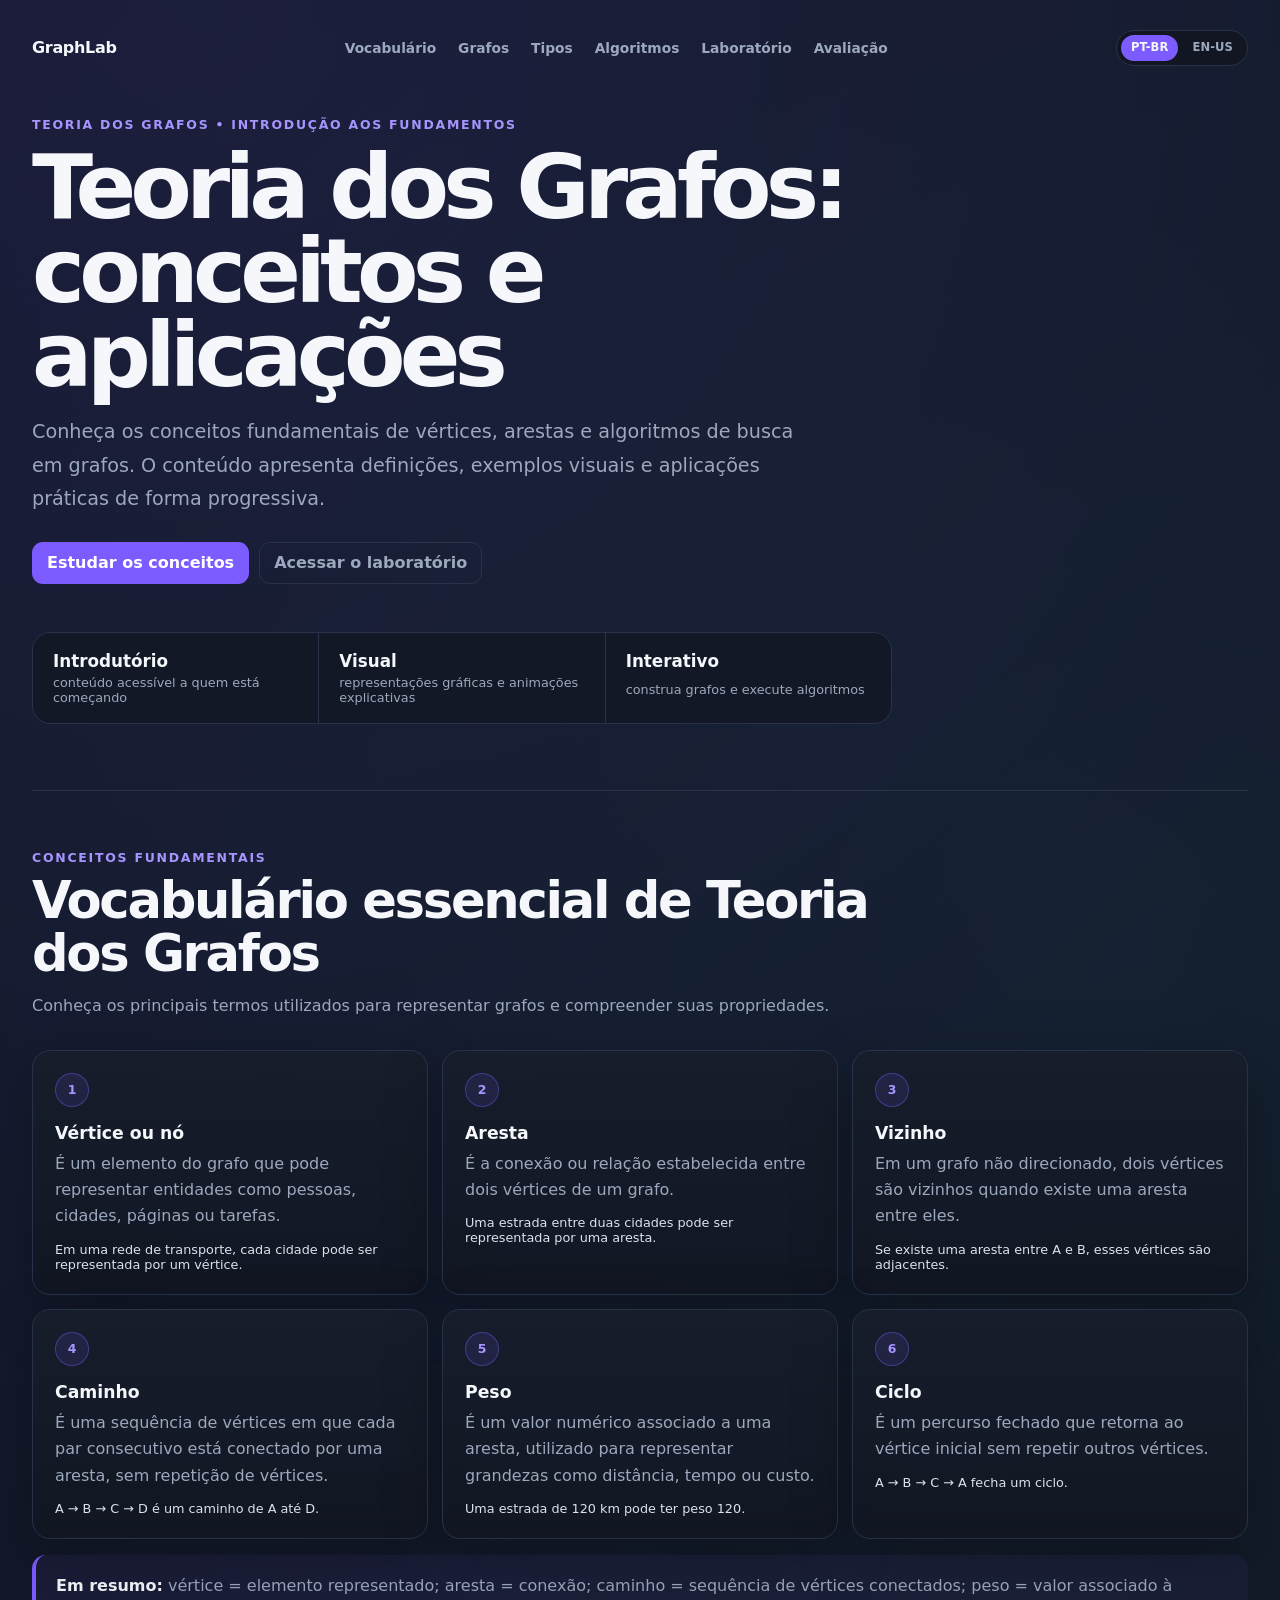
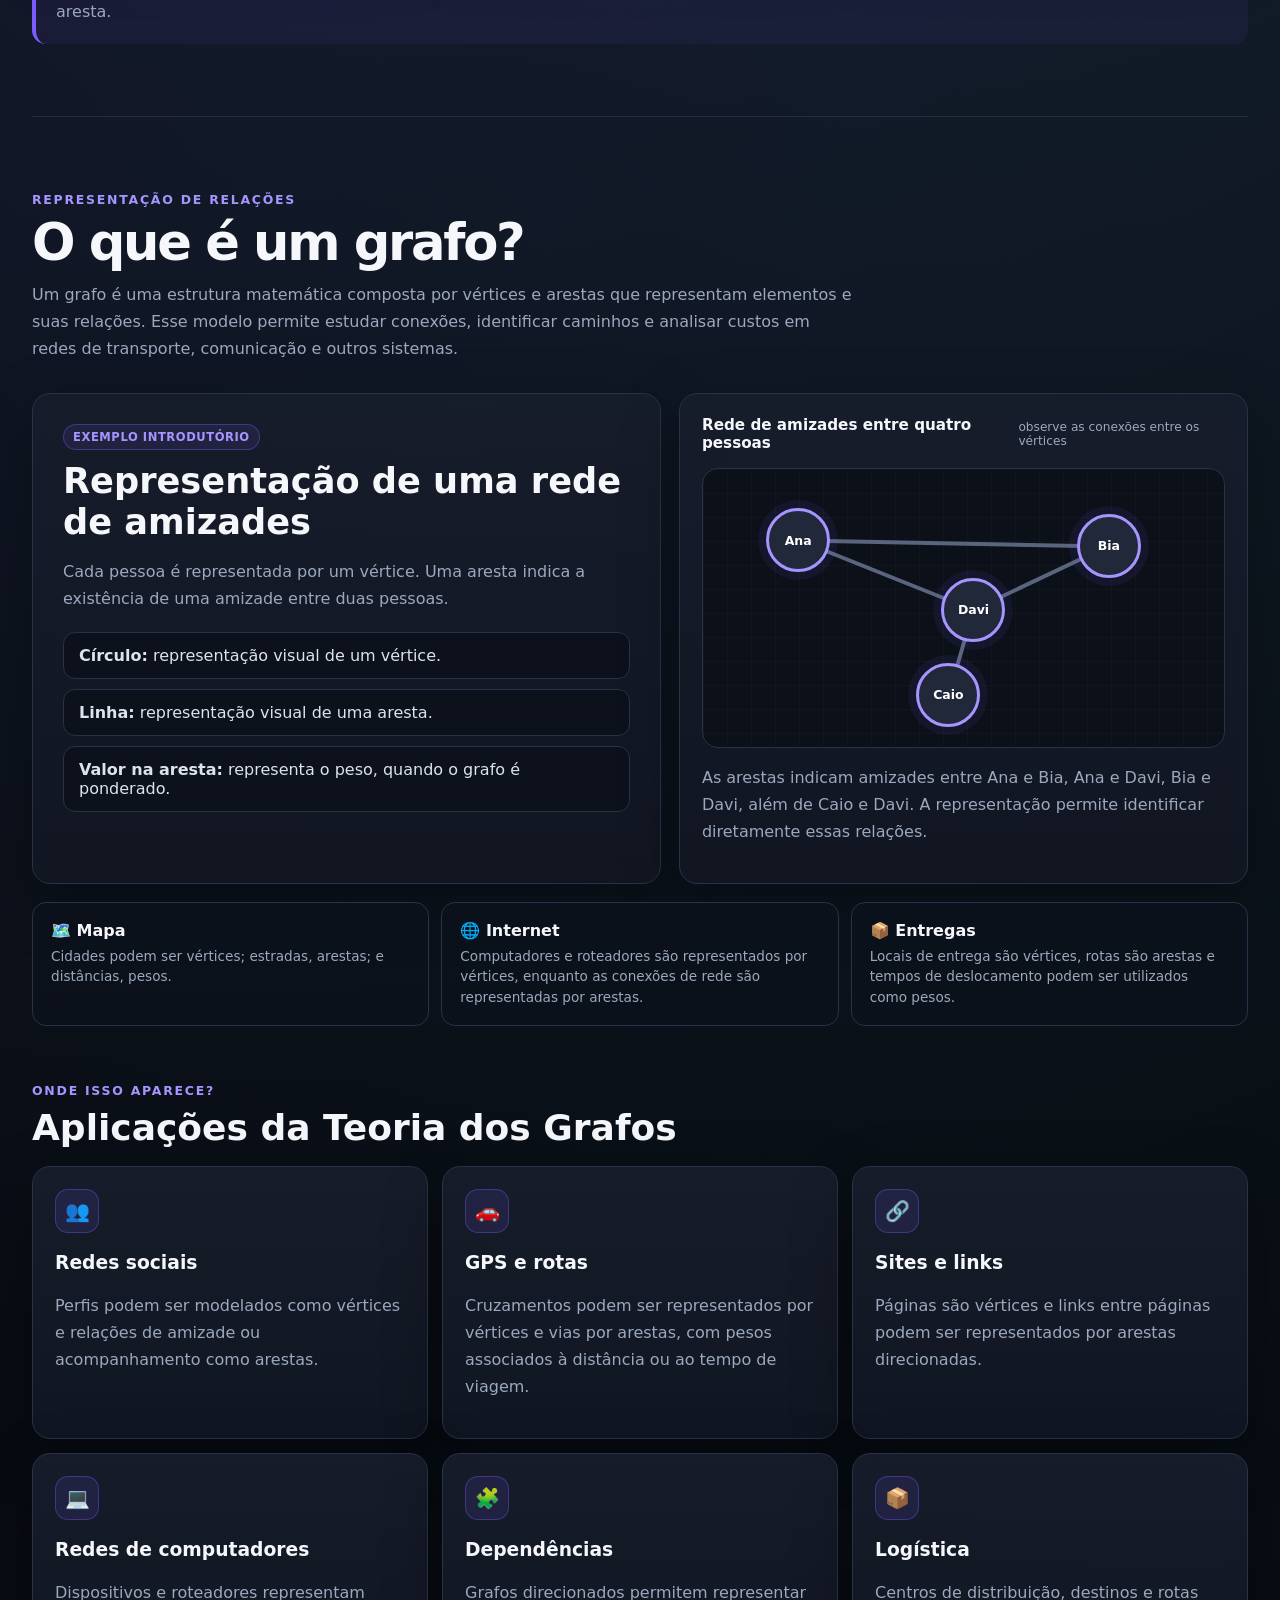
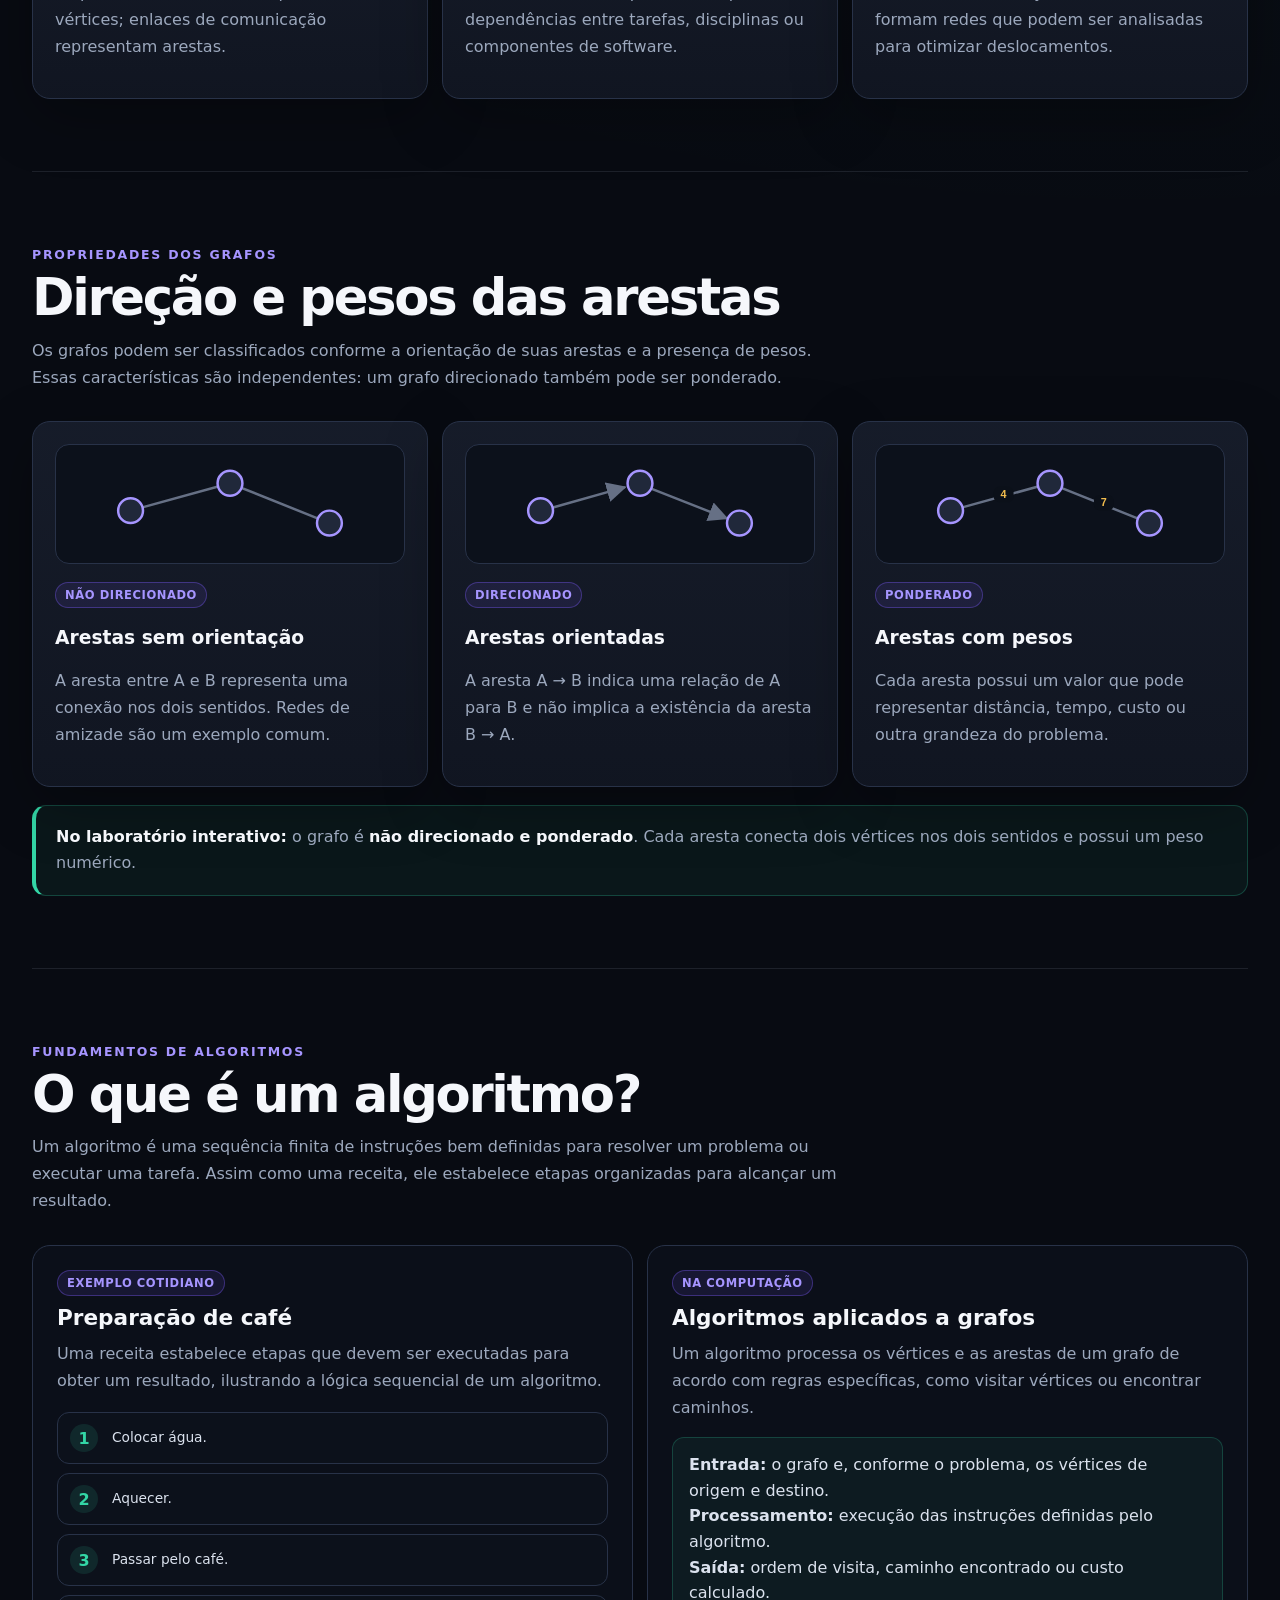
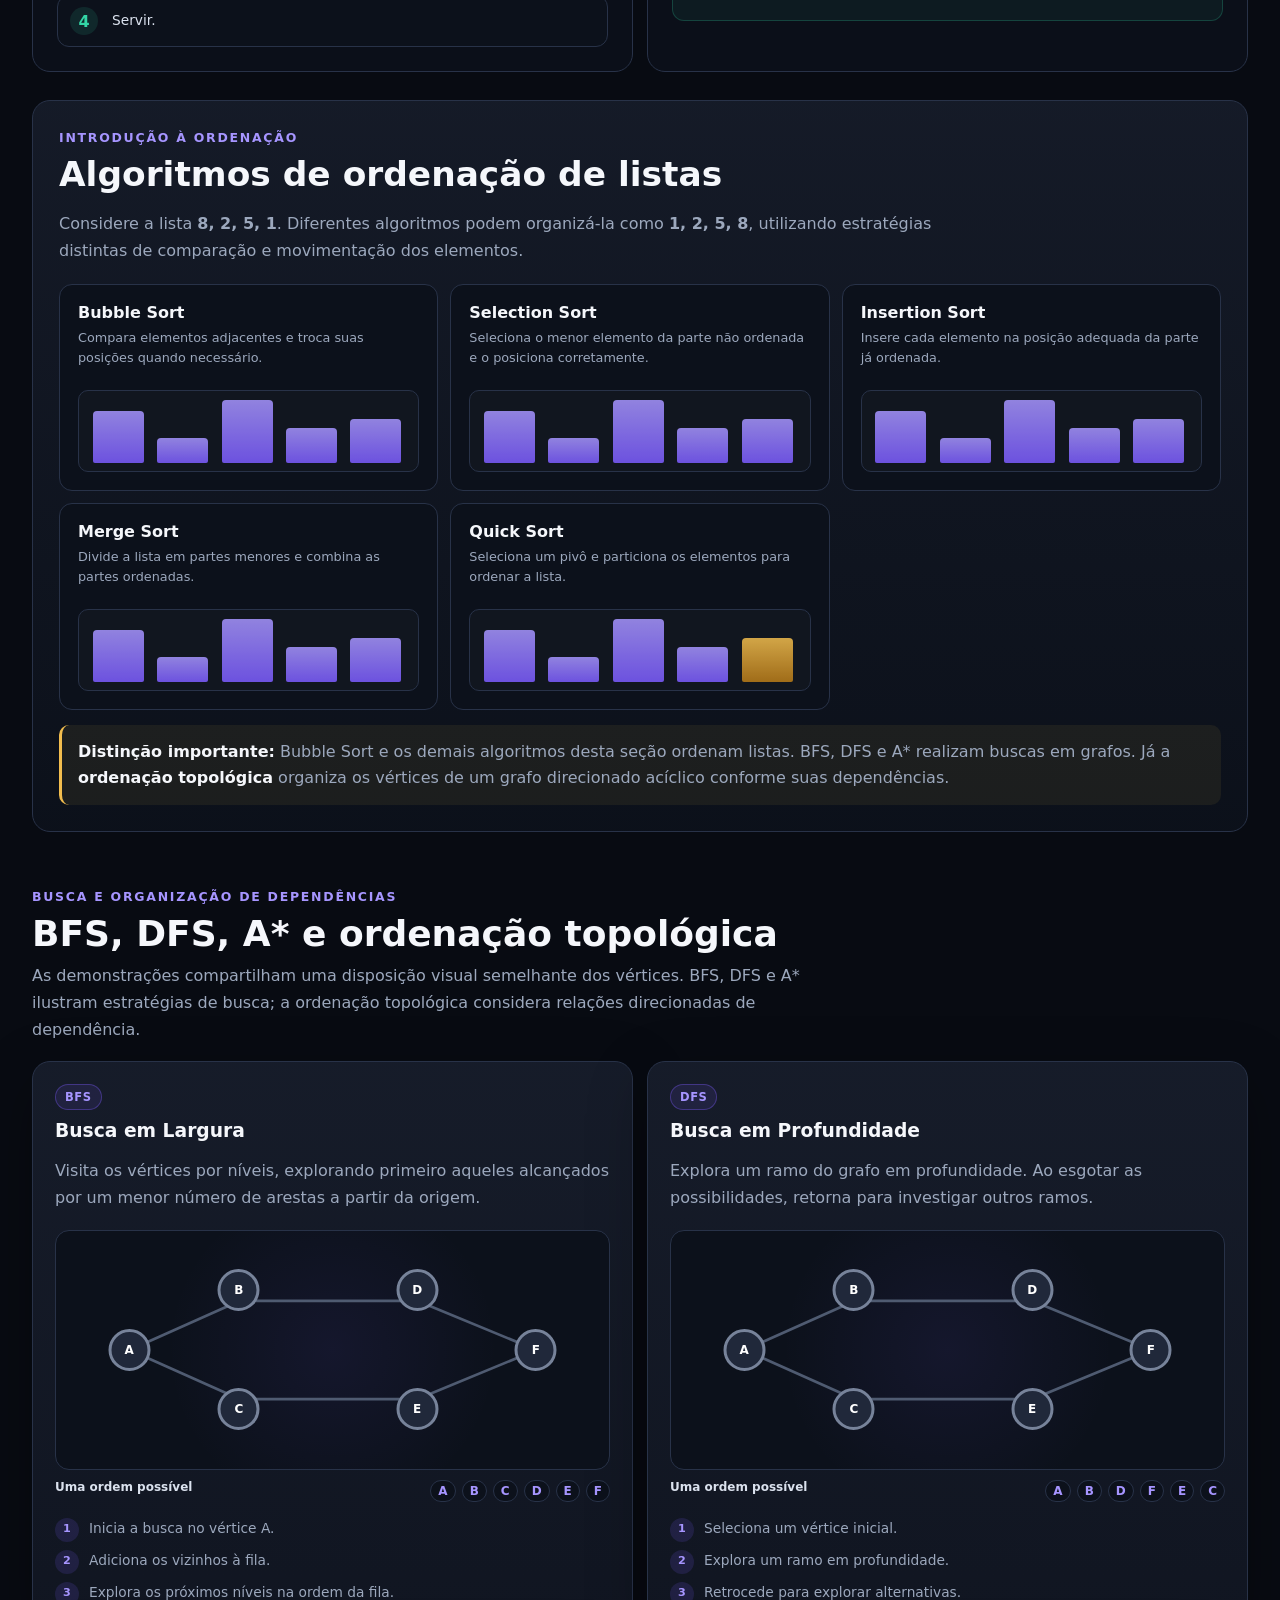
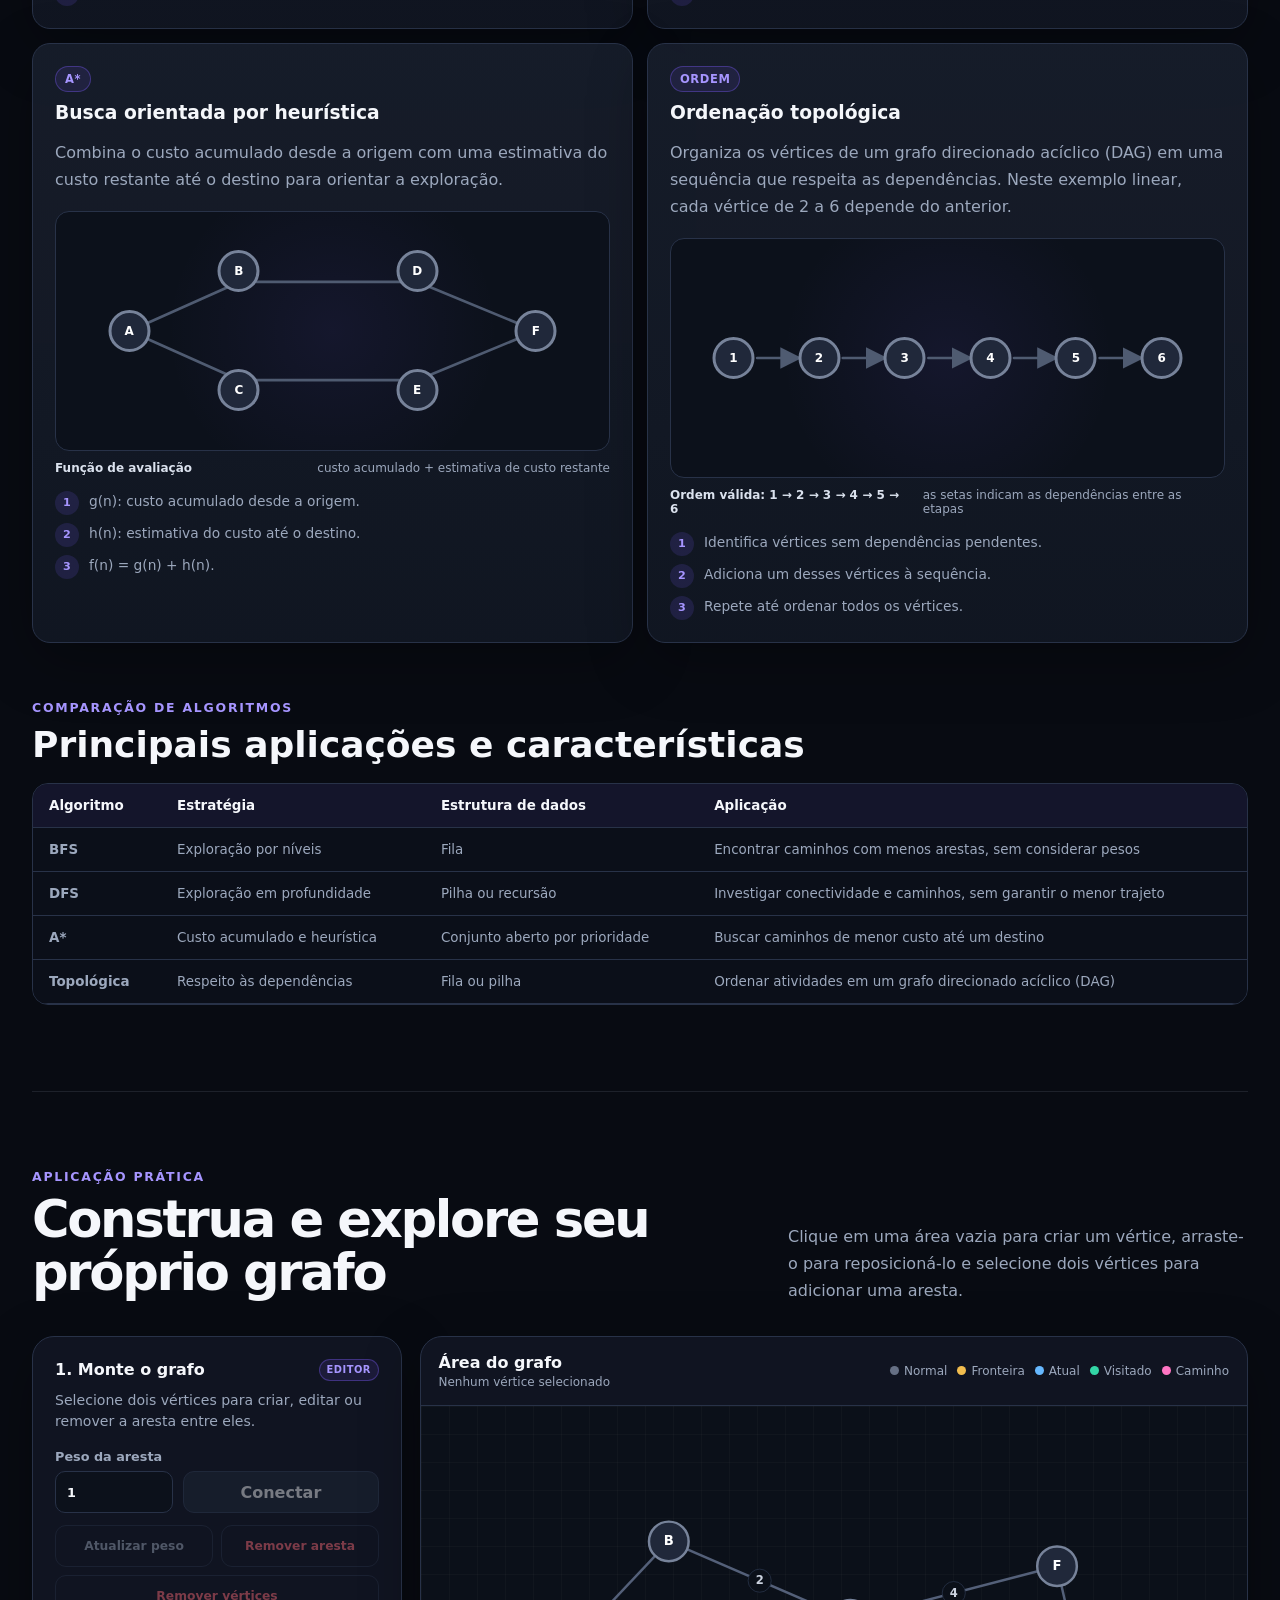
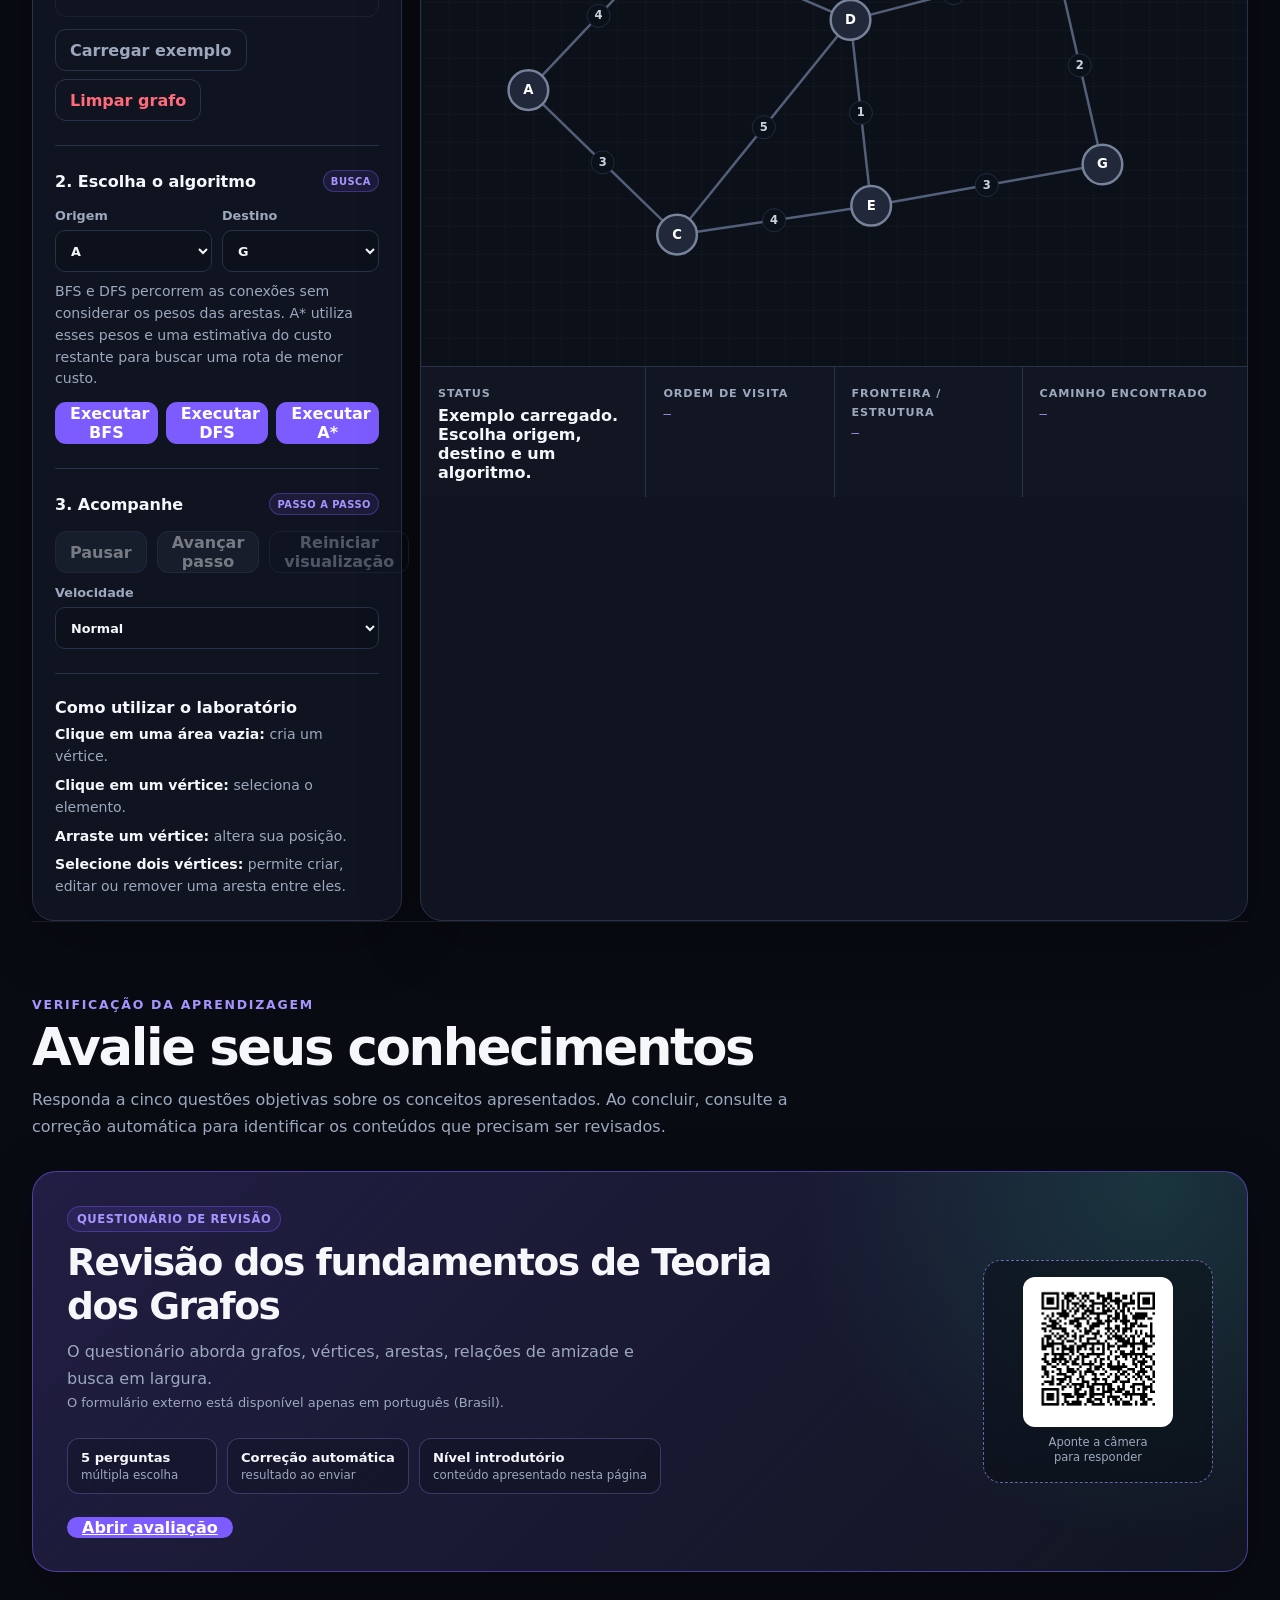
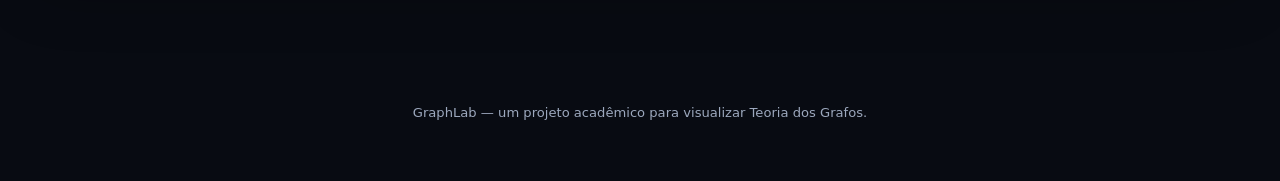
<file: index.html>
<!DOCTYPE html>
<html lang="pt-BR">
<head>
  <meta charset="UTF-8" />
  <meta name="viewport" content="width=device-width, initial-scale=1.0" />
  <meta name="description" content="GraphLab: introdução à Teoria dos Grafos com conceitos fundamentais, exemplos visuais, demonstrações de algoritmos e laboratório interativo." />
  <title>GraphLab — Teoria dos Grafos</title>
  <link rel="alternate" hreflang="pt-BR" href="pt-br/" />
  <link rel="alternate" hreflang="en-US" href="en-us/" />
  <link rel="stylesheet" href="styles.css" />
  <link rel="stylesheet" href="learning.css" />
  <link rel="stylesheet" href="vocabulary.css" />
  <link rel="stylesheet" href="algorithm-basics.css" />
  <link rel="stylesheet" href="sorting.css" />
  <link rel="stylesheet" href="sorting-visuals.css" />
  <link rel="stylesheet" href="algorithm-demos.css" />
  <link rel="stylesheet" href="visual-fixes.css" />
</head>
<body>
  <header class="hero">
    <nav class="topbar" aria-label="Navegação principal">
      <a class="brand" href="#inicio">GraphLab</a>
      <div class="nav-links">
        <a href="#vocabulario">Vocabulário</a>
        <a href="#conceitos">Grafos</a>
        <a href="#tipos">Tipos</a>
        <a href="#algoritmos">Algoritmos</a>
        <a href="#laboratorio">Laboratório</a>
        <a href="#avaliacao">Avaliação</a>
      </div>
      <div class="language-switch" role="group" aria-label="Idioma do site">
        <a href="pt-br/" lang="pt-BR" hreflang="pt-BR" aria-current="page">PT-BR</a>
        <a href="en-us/" lang="en-US" hreflang="en-US">EN-US</a>
      </div>
    </nav>

    <div id="inicio" class="hero-content">
      <span class="eyebrow">Teoria dos Grafos • introdução aos fundamentos</span>
      <h1>Teoria dos Grafos: conceitos e aplicações</h1>
      <p>
        Conheça os conceitos fundamentais de vértices, arestas e algoritmos de busca em grafos.
        O conteúdo apresenta definições, exemplos visuais e aplicações práticas de forma progressiva.
      </p>
      <div class="hero-actions">
        <a class="button primary link-button" href="#vocabulario">Estudar os conceitos</a>
        <a class="button ghost link-button" href="#laboratorio">Acessar o laboratório</a>
      </div>
      <div class="hero-stats" aria-label="Resumo do projeto">
        <div><strong>Introdutório</strong><span>conteúdo acessível a quem está começando</span></div>
        <div><strong>Visual</strong><span>representações gráficas e animações explicativas</span></div>
        <div><strong>Interativo</strong><span>construa grafos e execute algoritmos</span></div>
      </div>
    </div>
  </header>

  <main>
    <section id="vocabulario" class="content-section vocabulary-section">
      <div class="section-heading vocabulary-lead">
        <span class="eyebrow">Conceitos fundamentais</span>
        <h2>Vocabulário essencial de Teoria dos Grafos</h2>
        <p>Conheça os principais termos utilizados para representar grafos e compreender suas propriedades.</p>
      </div>

      <div class="vocabulary-grid">
        <article class="vocabulary-card"><span class="vocabulary-number">1</span><h3>Vértice ou nó</h3><p>É um elemento do grafo que pode representar entidades como pessoas, cidades, páginas ou tarefas.</p><span class="vocabulary-example">Em uma rede de transporte, cada cidade pode ser representada por um vértice.</span></article>
        <article class="vocabulary-card"><span class="vocabulary-number">2</span><h3>Aresta</h3><p>É a conexão ou relação estabelecida entre dois vértices de um grafo.</p><span class="vocabulary-example">Uma estrada entre duas cidades pode ser representada por uma aresta.</span></article>
        <article class="vocabulary-card"><span class="vocabulary-number">3</span><h3>Vizinho</h3><p>Em um grafo não direcionado, dois vértices são vizinhos quando existe uma aresta entre eles.</p><span class="vocabulary-example">Se existe uma aresta entre A e B, esses vértices são adjacentes.</span></article>
        <article class="vocabulary-card"><span class="vocabulary-number">4</span><h3>Caminho</h3><p>É uma sequência de vértices em que cada par consecutivo está conectado por uma aresta, sem repetição de vértices.</p><span class="vocabulary-example">A → B → C → D é um caminho de A até D.</span></article>
        <article class="vocabulary-card"><span class="vocabulary-number">5</span><h3>Peso</h3><p>É um valor numérico associado a uma aresta, utilizado para representar grandezas como distância, tempo ou custo.</p><span class="vocabulary-example">Uma estrada de 120 km pode ter peso 120.</span></article>
        <article class="vocabulary-card"><span class="vocabulary-number">6</span><h3>Ciclo</h3><p>É um percurso fechado que retorna ao vértice inicial sem repetir outros vértices.</p><span class="vocabulary-example">A → B → C → A fecha um ciclo.</span></article>
      </div>

      <div class="vocabulary-tip"><strong>Em resumo:</strong> vértice = elemento representado; aresta = conexão; caminho = sequência de vértices conectados; peso = valor associado à aresta.</div>
    </section>

    <section id="conceitos" class="content-section">
      <div class="section-heading">
        <span class="eyebrow">Representação de relações</span>
        <h2>O que é um grafo?</h2>
        <p>
          Um grafo é uma estrutura matemática composta por vértices e arestas que representam elementos e suas relações.
          Esse modelo permite estudar conexões, identificar caminhos e analisar custos em redes de transporte, comunicação e outros sistemas.
        </p>
      </div>

      <div class="beginner-intro">
        <article class="beginner-copy">
          <span class="card-kicker">Exemplo introdutório</span>
          <h3>Representação de uma rede de amizades</h3>
          <p>Cada pessoa é representada por um vértice. Uma aresta indica a existência de uma amizade entre duas pessoas.</p>
          <div class="simple-rule">
            <span><strong>Círculo:</strong> representação visual de um vértice.</span>
            <span><strong>Linha:</strong> representação visual de uma aresta.</span>
            <span><strong>Valor na aresta:</strong> representa o peso, quando o grafo é ponderado.</span>
          </div>
        </article>

        <article class="visual-example">
          <div class="visual-title"><strong>Rede de amizades entre quatro pessoas</strong><span>observe as conexões entre os vértices</span></div>
          <div class="mini-graph" aria-label="Exemplo visual de um grafo de amizades">
            <span class="mini-edge edge-ab"></span><span class="mini-edge edge-ad"></span><span class="mini-edge edge-bd"></span><span class="mini-edge edge-cd"></span>
            <span class="mini-node friend-a">Ana</span><span class="mini-node friend-b">Bia</span><span class="mini-node friend-c">Caio</span><span class="mini-node friend-d">Davi</span>
          </div>
          <p>As arestas indicam amizades entre Ana e Bia, Ana e Davi, Bia e Davi, além de Caio e Davi. A representação permite identificar diretamente essas relações.</p>
        </article>
      </div>

      <div class="analogy-strip">
        <article class="analogy-item"><strong>🗺️ Mapa</strong><span>Cidades podem ser vértices; estradas, arestas; e distâncias, pesos.</span></article>
        <article class="analogy-item"><strong>🌐 Internet</strong><span>Computadores e roteadores são representados por vértices, enquanto as conexões de rede são representadas por arestas.</span></article>
        <article class="analogy-item"><strong>📦 Entregas</strong><span>Locais de entrega são vértices, rotas são arestas e tempos de deslocamento podem ser utilizados como pesos.</span></article>
      </div>

      <div class="section-divider-title"><span class="eyebrow">Onde isso aparece?</span><h3>Aplicações da Teoria dos Grafos</h3></div>
      <div class="real-examples-grid">
        <article class="real-example-card"><span class="example-icon">👥</span><h3>Redes sociais</h3><p>Perfis podem ser modelados como vértices e relações de amizade ou acompanhamento como arestas.</p></article>
        <article class="real-example-card"><span class="example-icon">🚗</span><h3>GPS e rotas</h3><p>Cruzamentos podem ser representados por vértices e vias por arestas, com pesos associados à distância ou ao tempo de viagem.</p></article>
        <article class="real-example-card"><span class="example-icon">🔗</span><h3>Sites e links</h3><p>Páginas são vértices e links entre páginas podem ser representados por arestas direcionadas.</p></article>
        <article class="real-example-card"><span class="example-icon">💻</span><h3>Redes de computadores</h3><p>Dispositivos e roteadores representam vértices; enlaces de comunicação representam arestas.</p></article>
        <article class="real-example-card"><span class="example-icon">🧩</span><h3>Dependências</h3><p>Grafos direcionados permitem representar dependências entre tarefas, disciplinas ou componentes de software.</p></article>
        <article class="real-example-card"><span class="example-icon">📦</span><h3>Logística</h3><p>Centros de distribuição, destinos e rotas formam redes que podem ser analisadas para otimizar deslocamentos.</p></article>
      </div>
    </section>

    <section id="tipos" class="content-section">
      <div class="section-heading">
        <span class="eyebrow">Propriedades dos grafos</span>
        <h2>Direção e pesos das arestas</h2>
        <p>Os grafos podem ser classificados conforme a orientação de suas arestas e a presença de pesos. Essas características são independentes: um grafo direcionado também pode ser ponderado.</p>
      </div>

      <div class="graph-types-grid">
        <article class="graph-type-card"><div class="type-visual" aria-hidden="true"><span class="type-line one"></span><span class="type-line two"></span><span class="type-dot one"></span><span class="type-dot two"></span><span class="type-dot three"></span></div><span class="card-kicker">Não direcionado</span><h3>Arestas sem orientação</h3><p>A aresta entre A e B representa uma conexão nos dois sentidos. Redes de amizade são um exemplo comum.</p></article>
        <article class="graph-type-card"><div class="type-visual" aria-hidden="true"><span class="type-line one type-arrow"></span><span class="type-line two type-arrow"></span><span class="type-dot one"></span><span class="type-dot two"></span><span class="type-dot three"></span></div><span class="card-kicker">Direcionado</span><h3>Arestas orientadas</h3><p>A aresta A → B indica uma relação de A para B e não implica a existência da aresta B → A.</p></article>
        <article class="graph-type-card"><div class="type-visual" aria-hidden="true"><span class="type-line one weighted"></span><span class="type-line two weighted"></span><span class="type-dot one"></span><span class="type-dot two"></span><span class="type-dot three"></span></div><span class="card-kicker">Ponderado</span><h3>Arestas com pesos</h3><p>Cada aresta possui um valor que pode representar distância, tempo, custo ou outra grandeza do problema.</p></article>
      </div>

      <div class="beginner-tip"><strong>No laboratório interativo:</strong> o grafo é <strong>não direcionado e ponderado</strong>. Cada aresta conecta dois vértices nos dois sentidos e possui um peso numérico.</div>
    </section>

    <section id="algoritmos" class="content-section algorithms-section">
      <div class="section-heading">
        <span class="eyebrow">Fundamentos de algoritmos</span>
        <h2>O que é um algoritmo?</h2>
        <p>Um algoritmo é uma sequência finita de instruções bem definidas para resolver um problema ou executar uma tarefa. Assim como uma receita, ele estabelece etapas organizadas para alcançar um resultado.</p>
      </div>

      <div class="algorithm-foundation-grid">
        <article class="algorithm-foundation-card">
          <span class="card-kicker">Exemplo cotidiano</span><h3>Preparação de café</h3><p>Uma receita estabelece etapas que devem ser executadas para obter um resultado, ilustrando a lógica sequencial de um algoritmo.</p>
          <div class="recipe-steps"><div class="recipe-step"><b>1</b><span>Colocar água.</span></div><div class="recipe-step"><b>2</b><span>Aquecer.</span></div><div class="recipe-step"><b>3</b><span>Passar pelo café.</span></div><div class="recipe-step"><b>4</b><span>Servir.</span></div></div>
        </article>
        <article class="algorithm-foundation-card">
          <span class="card-kicker">Na computação</span><h3>Algoritmos aplicados a grafos</h3><p>Um algoritmo processa os vértices e as arestas de um grafo de acordo com regras específicas, como visitar vértices ou encontrar caminhos.</p>
          <div class="algorithm-definition"><strong>Entrada:</strong> o grafo e, conforme o problema, os vértices de origem e destino.<br /><strong>Processamento:</strong> execução das instruções definidas pelo algoritmo.<br /><strong>Saída:</strong> ordem de visita, caminho encontrado ou custo calculado.</div>
        </article>
      </div>

      <div class="sorting-explainer">
        <span class="eyebrow">Introdução à ordenação</span>
        <h3>Algoritmos de ordenação de listas</h3>
        <p>Considere a lista <strong>8, 2, 5, 1</strong>. Diferentes algoritmos podem organizá-la como <strong>1, 2, 5, 8</strong>, utilizando estratégias distintas de comparação e movimentação dos elementos.</p>
        <div class="sorting-grid">
          <article class="sorting-card"><strong>Bubble Sort</strong><span>Compara elementos adjacentes e troca suas posições quando necessário.</span><div class="sort-bars"><i></i><i></i><i></i><i></i><i></i></div></article>
          <article class="sorting-card"><strong>Selection Sort</strong><span>Seleciona o menor elemento da parte não ordenada e o posiciona corretamente.</span><div class="sort-bars"><i></i><i></i><i></i><i></i><i></i></div></article>
          <article class="sorting-card"><strong>Insertion Sort</strong><span>Insere cada elemento na posição adequada da parte já ordenada.</span><div class="sort-bars"><i></i><i></i><i></i><i></i><i></i></div></article>
          <article class="sorting-card"><strong>Merge Sort</strong><span>Divide a lista em partes menores e combina as partes ordenadas.</span><div class="sort-bars"><i></i><i></i><i></i><i></i><i></i></div></article>
          <article class="sorting-card"><strong>Quick Sort</strong><span>Seleciona um pivô e particiona os elementos para ordenar a lista.</span><div class="sort-bars"><i></i><i></i><i></i><i></i><i></i></div></article>
        </div>
        <div class="sorting-note"><strong>Distinção importante:</strong> Bubble Sort e os demais algoritmos desta seção ordenam listas. BFS, DFS e A* realizam buscas em grafos. Já a <strong>ordenação topológica</strong> organiza os vértices de um grafo direcionado acíclico conforme suas dependências.</div>
      </div>

      <div class="section-divider-title"><span class="eyebrow">Busca e organização de dependências</span><h3>BFS, DFS, A* e ordenação topológica</h3><p>As demonstrações compartilham uma disposição visual semelhante dos vértices. BFS, DFS e A* ilustram estratégias de busca; a ordenação topológica considera relações direcionadas de dependência.</p></div>

      <div class="algorithm-visual-grid">
        <article class="algorithm-visual-card">
          <span class="algorithm-badge">BFS</span><h3>Busca em Largura</h3><p>Visita os vértices por níveis, explorando primeiro aqueles alcançados por um menor número de arestas a partir da origem.</p>
          <div class="algorithm-demo demo-bfs" aria-label="Animação da busca em largura"><div class="demo-stage"><span class="demo-line l1"></span><span class="demo-line l2"></span><span class="demo-line l3"></span><span class="demo-line l4"></span><span class="demo-line l5"></span><span class="demo-line l6"></span><span class="demo-node n1">A</span><span class="demo-node n2">B</span><span class="demo-node n3">C</span><span class="demo-node n4">D</span><span class="demo-node n5">E</span><span class="demo-node n6">F</span></div></div>
          <div class="demo-caption"><strong>Uma ordem possível</strong><div class="demo-order"><span>A</span><span>B</span><span>C</span><span>D</span><span>E</span><span>F</span></div></div>
          <ul class="algorithm-steps"><li><strong>1</strong><span>Inicia a busca no vértice A.</span></li><li><strong>2</strong><span>Adiciona os vizinhos à fila.</span></li><li><strong>3</strong><span>Explora os próximos níveis na ordem da fila.</span></li></ul>
        </article>

        <article class="algorithm-visual-card">
          <span class="algorithm-badge">DFS</span><h3>Busca em Profundidade</h3><p>Explora um ramo do grafo em profundidade. Ao esgotar as possibilidades, retorna para investigar outros ramos.</p>
          <div class="algorithm-demo demo-dfs" aria-label="Animação da busca em profundidade"><div class="demo-stage"><span class="demo-line l1"></span><span class="demo-line l2"></span><span class="demo-line l3"></span><span class="demo-line l4"></span><span class="demo-line l5"></span><span class="demo-line l6"></span><span class="demo-node n1">A</span><span class="demo-node n2">B</span><span class="demo-node n3">C</span><span class="demo-node n4">D</span><span class="demo-node n5">E</span><span class="demo-node n6">F</span></div></div>
          <div class="demo-caption"><strong>Uma ordem possível</strong><div class="demo-order"><span>A</span><span>B</span><span>D</span><span>F</span><span>E</span><span>C</span></div></div>
          <ul class="algorithm-steps"><li><strong>1</strong><span>Seleciona um vértice inicial.</span></li><li><strong>2</strong><span>Explora um ramo em profundidade.</span></li><li><strong>3</strong><span>Retrocede para explorar alternativas.</span></li></ul>
        </article>

        <article class="algorithm-visual-card">
          <span class="algorithm-badge">A*</span><h3>Busca orientada por heurística</h3><p>Combina o custo acumulado desde a origem com uma estimativa do custo restante até o destino para orientar a exploração.</p>
          <div class="algorithm-demo demo-astar" aria-label="Animação simplificada do A estrela"><div class="demo-stage"><span class="demo-line l1"></span><span class="demo-line l2"></span><span class="demo-line l3"></span><span class="demo-line l4"></span><span class="demo-line l5"></span><span class="demo-line l6"></span><span class="demo-node n1">A</span><span class="demo-node n2">B</span><span class="demo-node n3">C</span><span class="demo-node n4">D</span><span class="demo-node n5">E</span><span class="demo-node n6">F</span></div></div>
          <div class="demo-caption"><strong>Função de avaliação</strong><span>custo acumulado + estimativa de custo restante</span></div>
          <ul class="algorithm-steps"><li><strong>1</strong><span>g(n): custo acumulado desde a origem.</span></li><li><strong>2</strong><span>h(n): estimativa do custo até o destino.</span></li><li><strong>3</strong><span>f(n) = g(n) + h(n).</span></li></ul>
        </article>

        <article class="algorithm-visual-card">
          <span class="algorithm-badge">Ordem</span><h3>Ordenação topológica</h3><p>Organiza os vértices de um grafo direcionado acíclico (DAG) em uma sequência que respeita as dependências. Neste exemplo linear, cada vértice de 2 a 6 depende do anterior.</p>
          <div class="algorithm-demo demo-topological" aria-label="Animação de uma ordenação topológica linear: 1, 2, 3, 4, 5 e 6"><div class="demo-stage"><span class="demo-node n1">1</span><span class="demo-node n2">2</span><span class="demo-node n3">3</span><span class="demo-node n4">4</span><span class="demo-node n5">5</span><span class="demo-node n6">6</span></div></div>
          <div class="demo-caption"><strong>Ordem válida: 1 → 2 → 3 → 4 → 5 → 6</strong><span>as setas indicam as dependências entre as etapas</span></div>
          <ul class="algorithm-steps"><li><strong>1</strong><span>Identifica vértices sem dependências pendentes.</span></li><li><strong>2</strong><span>Adiciona um desses vértices à sequência.</span></li><li><strong>3</strong><span>Repete até ordenar todos os vértices.</span></li></ul>
        </article>
      </div>

      <div class="section-divider-title"><span class="eyebrow">Comparação de algoritmos</span><h3>Principais aplicações e características</h3></div>
      <div class="comparison-table-wrap"><table class="comparison-table"><thead><tr><th>Algoritmo</th><th>Estratégia</th><th>Estrutura de dados</th><th>Aplicação</th></tr></thead><tbody><tr><td><strong>BFS</strong></td><td>Exploração por níveis</td><td>Fila</td><td>Encontrar caminhos com menos arestas, sem considerar pesos</td></tr><tr><td><strong>DFS</strong></td><td>Exploração em profundidade</td><td>Pilha ou recursão</td><td>Investigar conectividade e caminhos, sem garantir o menor trajeto</td></tr><tr><td><strong>A*</strong></td><td>Custo acumulado e heurística</td><td>Conjunto aberto por prioridade</td><td>Buscar caminhos de menor custo até um destino</td></tr><tr><td><strong>Topológica</strong></td><td>Respeito às dependências</td><td>Fila ou pilha</td><td>Ordenar atividades em um grafo direcionado acíclico (DAG)</td></tr></tbody></table></div>
    </section>

    <section id="laboratorio" class="lab-section">
      <div class="lab-heading"><div><span class="eyebrow">Aplicação prática</span><h2>Construa e explore seu próprio grafo</h2></div><p>Clique em uma área vazia para criar um vértice, arraste-o para reposicioná-lo e selecione dois vértices para adicionar uma aresta.</p></div>
      <div class="layout">
        <aside class="panel controls-panel">
          <section><div class="section-title-row"><h2>1. Monte o grafo</h2><span class="step-chip">Editor</span></div><p class="hint">Selecione dois vértices para criar, editar ou remover a aresta entre eles.</p><div class="control-grid"><label>Peso da aresta<input id="edgeWeight" type="number" min="1" step="1" value="1" /></label><button id="connectBtn" class="button secondary">Conectar</button></div><div class="button-row compact-actions"><button id="updateWeightBtn" class="button ghost">Atualizar peso</button><button id="removeEdgeBtn" class="button ghost danger">Remover aresta</button><button id="removeNodesBtn" class="button ghost danger">Remover vértices</button></div><div class="button-row"><button id="exampleBtn" class="button ghost">Carregar exemplo</button><button id="clearBtn" class="button danger ghost">Limpar grafo</button></div></section>
          <section><div class="section-title-row"><h2>2. Escolha o algoritmo</h2><span class="step-chip">Busca</span></div><div class="select-grid"><label>Origem<select id="startNode"></select></label><label>Destino<select id="targetNode"></select></label></div><p class="hint">BFS e DFS percorrem as conexões sem considerar os pesos das arestas. A* utiliza esses pesos e uma estimativa do custo restante para buscar uma rota de menor custo.</p><div class="algorithm-buttons"><button class="button primary" data-algorithm="bfs">Executar BFS</button><button class="button primary" data-algorithm="dfs">Executar DFS</button><button class="button primary" data-algorithm="astar">Executar A*</button></div></section>
          <section><div class="section-title-row"><h2>3. Acompanhe</h2><span class="step-chip">Passo a passo</span></div><div class="playback-grid"><button id="pauseBtn" class="button secondary" disabled>Pausar</button><button id="stepBtn" class="button secondary" disabled>Avançar passo</button><button id="resetVisualizationBtn" class="button ghost" disabled>Reiniciar visualização</button></div><label class="speed-control">Velocidade<select id="speedSelect"><option value="900">Lenta</option><option value="520" selected>Normal</option><option value="260">Rápida</option></select></label></section>
          <section class="interaction-help"><h2>Como utilizar o laboratório</h2><p><strong>Clique em uma área vazia:</strong> cria um vértice.</p><p><strong>Clique em um vértice:</strong> seleciona o elemento.</p><p><strong>Arraste um vértice:</strong> altera sua posição.</p><p><strong>Selecione dois vértices:</strong> permite criar, editar ou remover uma aresta entre eles.</p></section>
        </aside>

        <section class="workspace" aria-label="Laboratório de grafos">
          <div class="workspace-toolbar"><div><strong>Área do grafo</strong><span id="selectionText">Nenhum vértice selecionado</span></div><div class="legend" aria-label="Legenda"><span><i class="dot default"></i>Normal</span><span><i class="dot frontier"></i>Fronteira</span><span><i class="dot current"></i>Atual</span><span><i class="dot visited"></i>Visitado</span><span><i class="dot path"></i>Caminho</span></div></div>
          <svg id="graphCanvas" viewBox="0 0 1000 650" role="img" aria-label="Editor visual de grafos"></svg>
          <div class="result-panel"><div><span class="result-label">Status</span><strong id="statusText" aria-live="polite">Exemplo carregado. Escolha origem, destino e um algoritmo.</strong></div><div><span class="result-label">Ordem de visita</span><code id="visitOrder">—</code></div><div><span class="result-label">Fronteira / estrutura</span><code id="frontierResult">—</code></div><div><span class="result-label">Caminho encontrado</span><code id="pathResult">—</code></div></div>
        </section>
      </div>
    </section>

    <section id="avaliacao" class="content-section assessment-section" aria-labelledby="assessment-title">
      <div class="section-heading">
        <span class="eyebrow">Verificação da aprendizagem</span>
        <h2 id="assessment-title">Avalie seus conhecimentos</h2>
        <p>Responda a cinco questões objetivas sobre os conceitos apresentados. Ao concluir, consulte a correção automática para identificar os conteúdos que precisam ser revisados.</p>
      </div>

      <article class="assessment-card">
        <div class="assessment-copy">
          <span class="card-kicker">Questionário de revisão</span>
          <h3>Revisão dos fundamentos de Teoria dos Grafos</h3>
          <p>O questionário aborda grafos, vértices, arestas, relações de amizade e busca em largura.</p>
          <p class="assessment-language-note">O formulário externo está disponível apenas em português (Brasil).</p>
          <ul class="assessment-details" aria-label="Detalhes da avaliação">
            <li><strong>5 perguntas</strong><span>múltipla escolha</span></li>
            <li><strong>Correção automática</strong><span>resultado ao enviar</span></li>
            <li><strong>Nível introdutório</strong><span>conteúdo apresentado nesta página</span></li>
          </ul>
          <a class="button primary assessment-button" href="https://docs.google.com/forms/d/e/1FAIpQLSdKzO21_4-qKIzz4f32jUMu-4fLdw8ZWQ9qbJLzUZgPyhsYmw/viewform?usp=publish-editor" target="_blank" rel="noopener noreferrer" hreflang="pt-BR">Abrir avaliação</a>
        </div>
        <a class="assessment-qr" href="https://docs.google.com/forms/d/e/1FAIpQLSdKzO21_4-qKIzz4f32jUMu-4fLdw8ZWQ9qbJLzUZgPyhsYmw/viewform?usp=publish-editor" target="_blank" rel="noopener noreferrer" hreflang="pt-BR" aria-label="Abrir avaliação do GraphLab pelo QR Code">
          <img src="assets/graphlab-quiz-qr.svg" width="150" height="150" alt="QR Code para abrir a avaliação GraphLab" />
          <small>Aponte a câmera<br />para responder</small>
        </a>
      </article>
    </section>
  </main>

  <footer><p>GraphLab — um projeto acadêmico para visualizar Teoria dos Grafos.</p></footer>
  <script src="i18n.js"></script>
  <script src="script.js"></script>
</body>
</html>
</file>
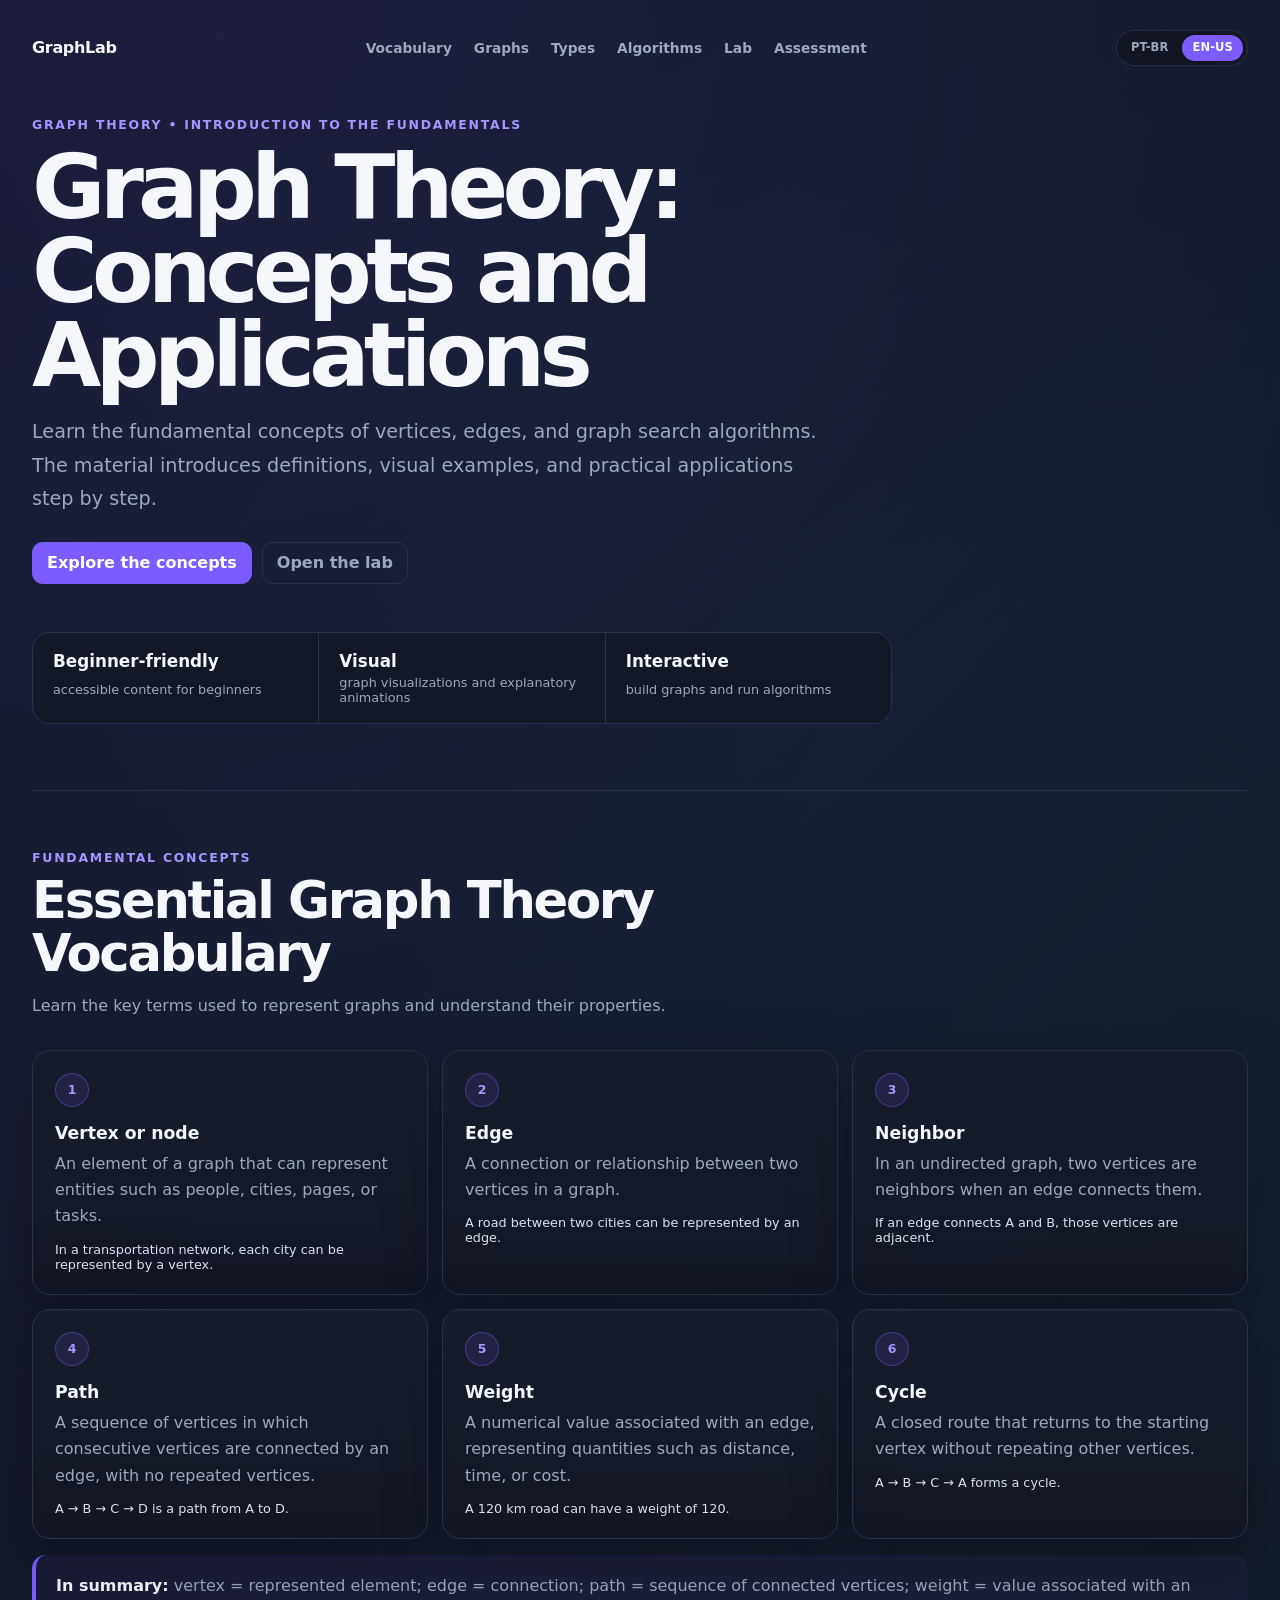
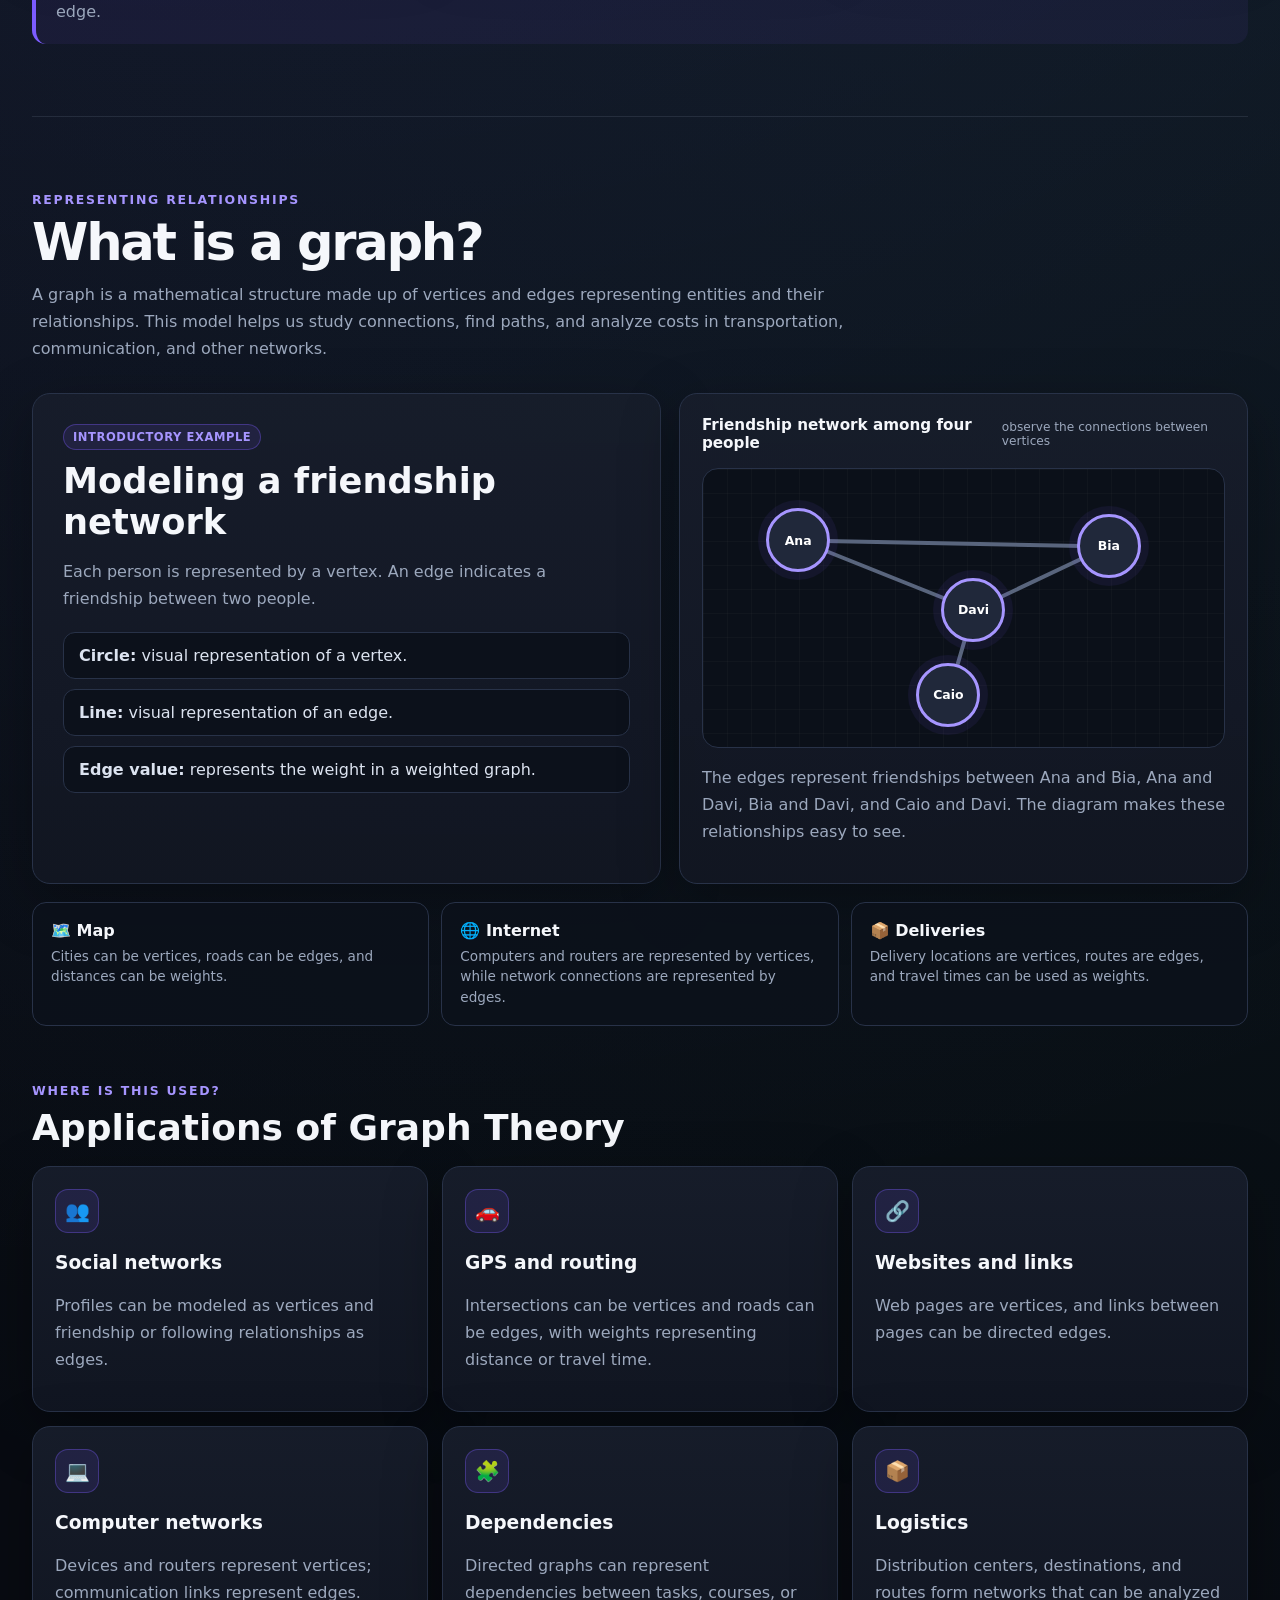
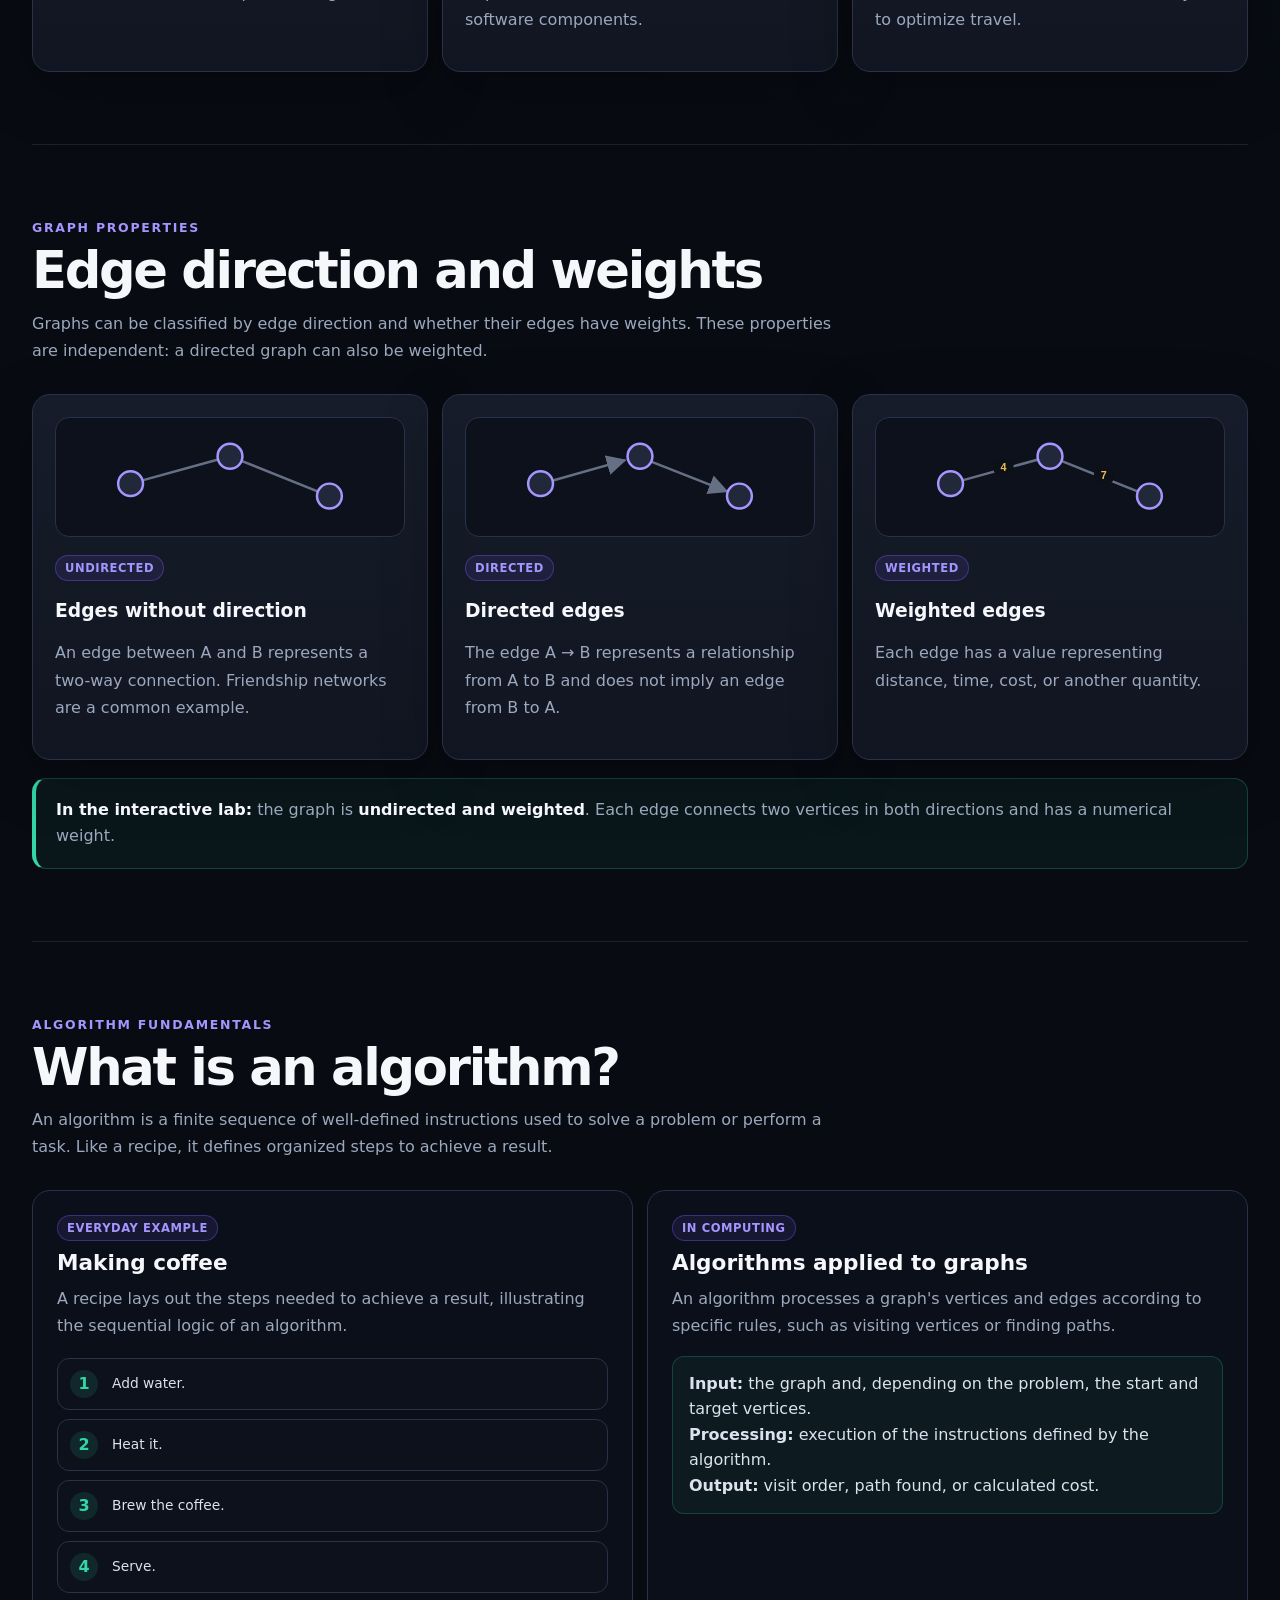
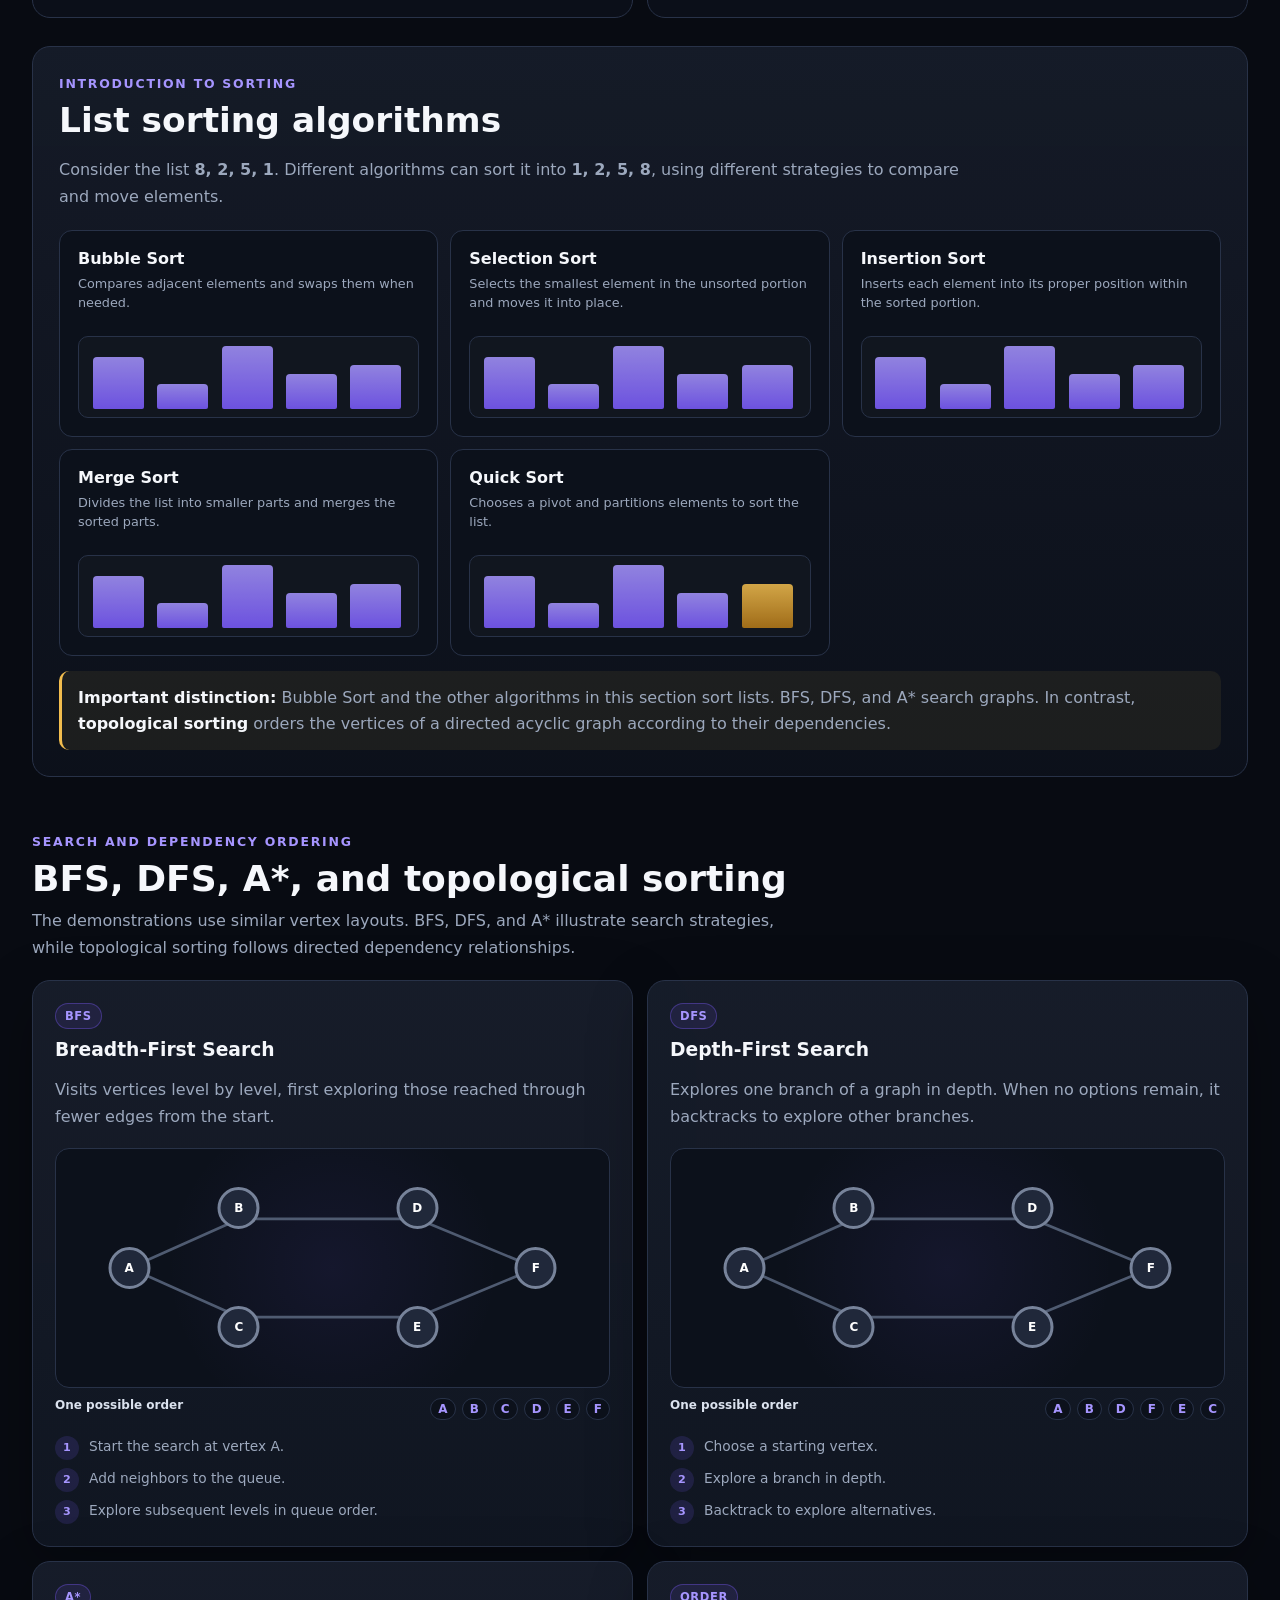
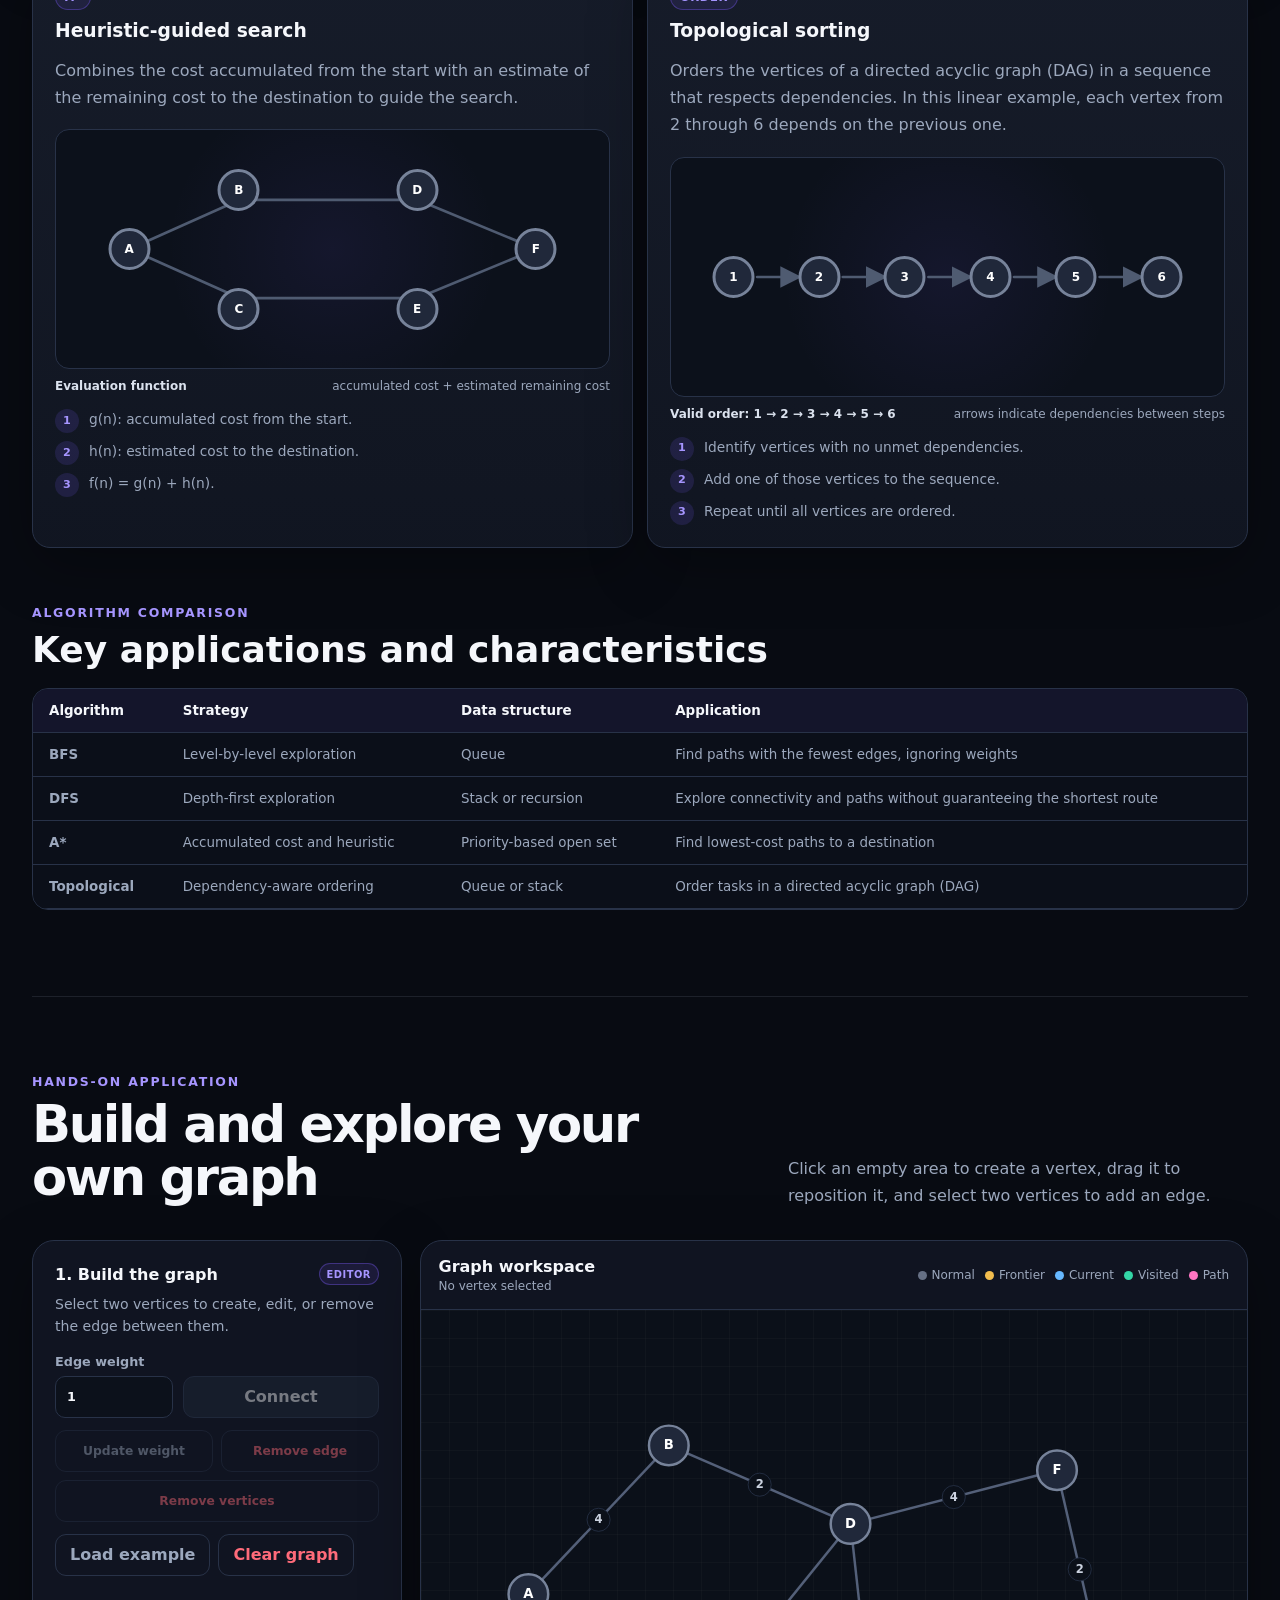
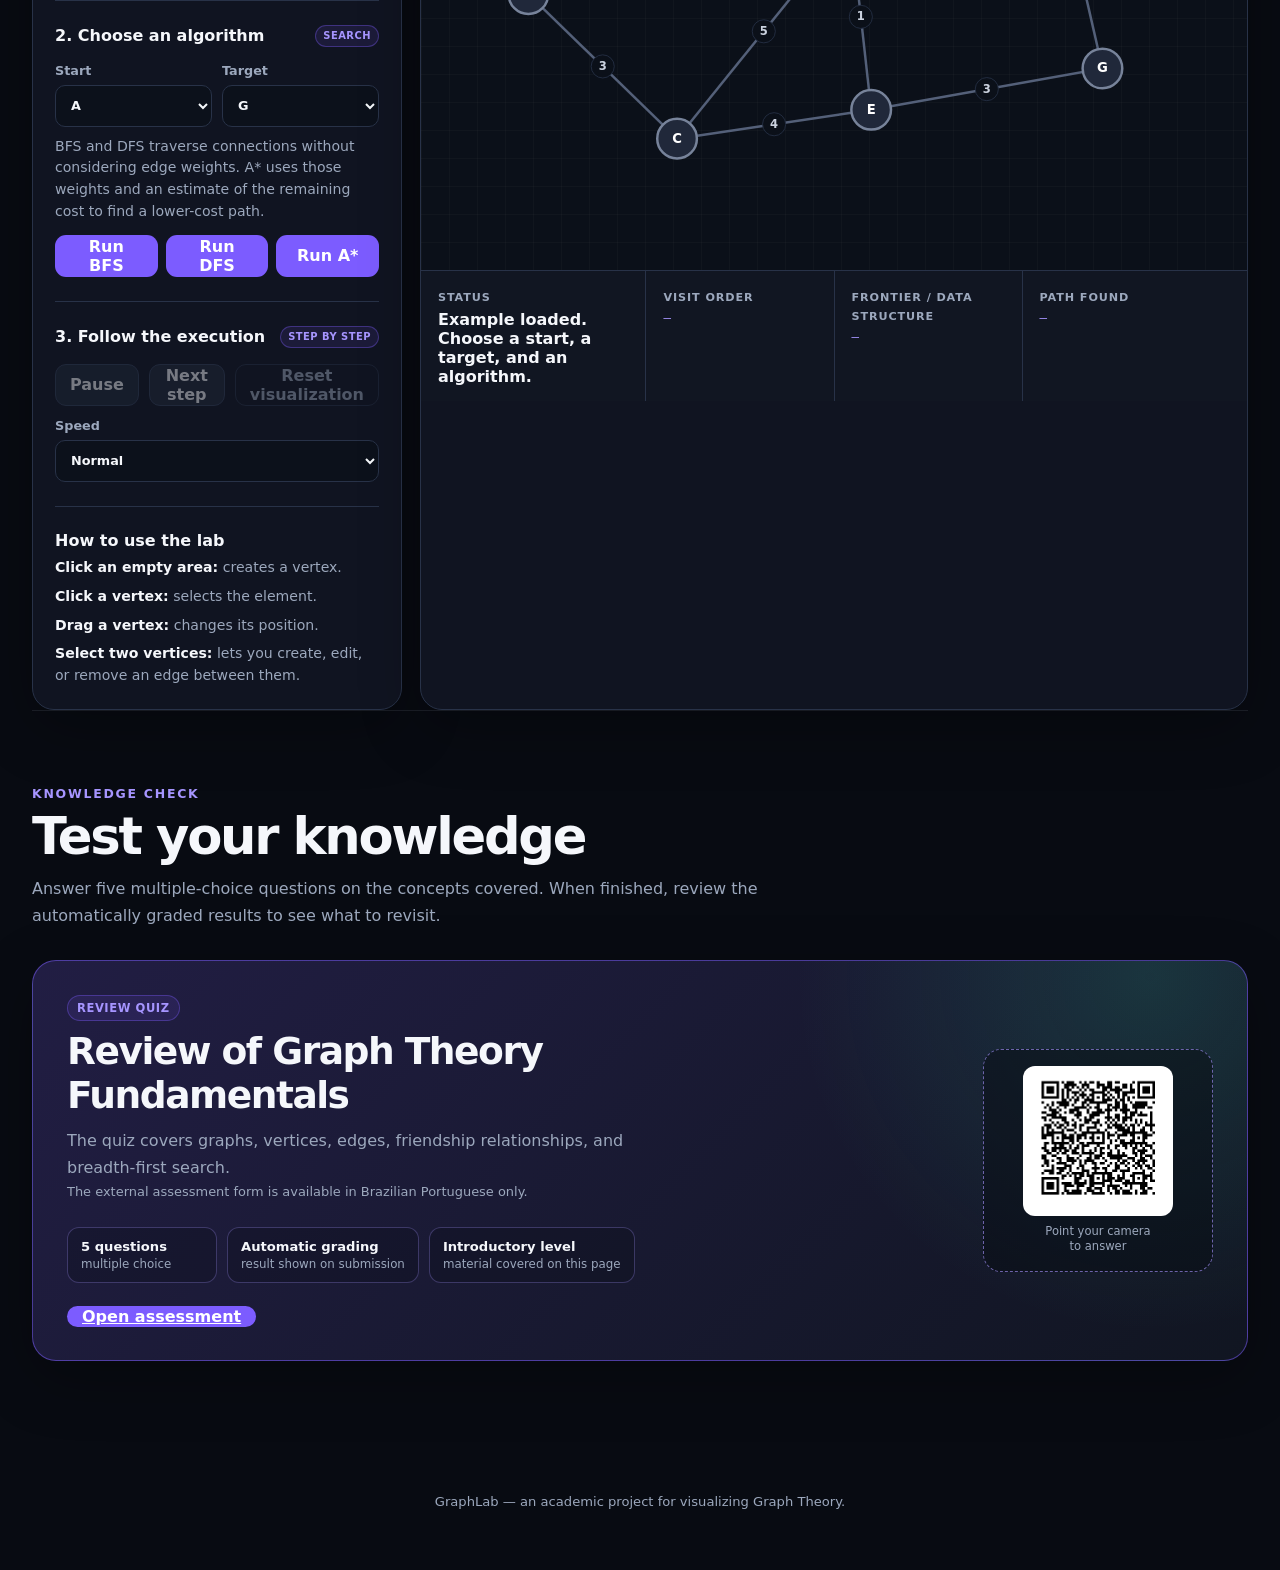
<file: en-us/index.html>
<!DOCTYPE html>
<html lang="en-US">
<head>
  <meta charset="UTF-8" />
  <meta name="viewport" content="width=device-width, initial-scale=1.0" />
  <base href="../" />
  <meta name="description" content="GraphLab: introdução à Teoria dos Grafos com conceitos fundamentais, exemplos visuais, demonstrações de algoritmos e laboratório interativo." />
  <title>GraphLab — Teoria dos Grafos</title>
  <link rel="alternate" hreflang="pt-BR" href="pt-br/" />
  <link rel="alternate" hreflang="en-US" href="en-us/" />
  <link rel="stylesheet" href="styles.css" />
  <link rel="stylesheet" href="learning.css" />
  <link rel="stylesheet" href="vocabulary.css" />
  <link rel="stylesheet" href="algorithm-basics.css" />
  <link rel="stylesheet" href="sorting.css" />
  <link rel="stylesheet" href="sorting-visuals.css" />
  <link rel="stylesheet" href="algorithm-demos.css" />
  <link rel="stylesheet" href="visual-fixes.css" />
</head>
<body>
  <header class="hero">
    <nav class="topbar" aria-label="Navegação principal">
      <a class="brand" href="#inicio">GraphLab</a>
      <div class="nav-links">
        <a href="#vocabulario">Vocabulário</a>
        <a href="#conceitos">Grafos</a>
        <a href="#tipos">Tipos</a>
        <a href="#algoritmos">Algoritmos</a>
        <a href="#laboratorio">Laboratório</a>
        <a href="#avaliacao">Avaliação</a>
      </div>
      <div class="language-switch" role="group" aria-label="Idioma do site">
        <a href="pt-br/" lang="pt-BR" hreflang="pt-BR">PT-BR</a>
        <a href="en-us/" lang="en-US" hreflang="en-US" aria-current="page">EN-US</a>
      </div>
    </nav>

    <div id="inicio" class="hero-content">
      <span class="eyebrow">Teoria dos Grafos • introdução aos fundamentos</span>
      <h1>Teoria dos Grafos: conceitos e aplicações</h1>
      <p>
        Conheça os conceitos fundamentais de vértices, arestas e algoritmos de busca em grafos.
        O conteúdo apresenta definições, exemplos visuais e aplicações práticas de forma progressiva.
      </p>
      <div class="hero-actions">
        <a class="button primary link-button" href="#vocabulario">Estudar os conceitos</a>
        <a class="button ghost link-button" href="#laboratorio">Acessar o laboratório</a>
      </div>
      <div class="hero-stats" aria-label="Resumo do projeto">
        <div><strong>Introdutório</strong><span>conteúdo acessível a quem está começando</span></div>
        <div><strong>Visual</strong><span>representações gráficas e animações explicativas</span></div>
        <div><strong>Interativo</strong><span>construa grafos e execute algoritmos</span></div>
      </div>
    </div>
  </header>

  <main>
    <section id="vocabulario" class="content-section vocabulary-section">
      <div class="section-heading vocabulary-lead">
        <span class="eyebrow">Conceitos fundamentais</span>
        <h2>Vocabulário essencial de Teoria dos Grafos</h2>
        <p>Conheça os principais termos utilizados para representar grafos e compreender suas propriedades.</p>
      </div>

      <div class="vocabulary-grid">
        <article class="vocabulary-card"><span class="vocabulary-number">1</span><h3>Vértice ou nó</h3><p>É um elemento do grafo que pode representar entidades como pessoas, cidades, páginas ou tarefas.</p><span class="vocabulary-example">Em uma rede de transporte, cada cidade pode ser representada por um vértice.</span></article>
        <article class="vocabulary-card"><span class="vocabulary-number">2</span><h3>Aresta</h3><p>É a conexão ou relação estabelecida entre dois vértices de um grafo.</p><span class="vocabulary-example">Uma estrada entre duas cidades pode ser representada por uma aresta.</span></article>
        <article class="vocabulary-card"><span class="vocabulary-number">3</span><h3>Vizinho</h3><p>Em um grafo não direcionado, dois vértices são vizinhos quando existe uma aresta entre eles.</p><span class="vocabulary-example">Se existe uma aresta entre A e B, esses vértices são adjacentes.</span></article>
        <article class="vocabulary-card"><span class="vocabulary-number">4</span><h3>Caminho</h3><p>É uma sequência de vértices em que cada par consecutivo está conectado por uma aresta, sem repetição de vértices.</p><span class="vocabulary-example">A → B → C → D é um caminho de A até D.</span></article>
        <article class="vocabulary-card"><span class="vocabulary-number">5</span><h3>Peso</h3><p>É um valor numérico associado a uma aresta, utilizado para representar grandezas como distância, tempo ou custo.</p><span class="vocabulary-example">Uma estrada de 120 km pode ter peso 120.</span></article>
        <article class="vocabulary-card"><span class="vocabulary-number">6</span><h3>Ciclo</h3><p>É um percurso fechado que retorna ao vértice inicial sem repetir outros vértices.</p><span class="vocabulary-example">A → B → C → A fecha um ciclo.</span></article>
      </div>

      <div class="vocabulary-tip"><strong>Em resumo:</strong> vértice = elemento representado; aresta = conexão; caminho = sequência de vértices conectados; peso = valor associado à aresta.</div>
    </section>

    <section id="conceitos" class="content-section">
      <div class="section-heading">
        <span class="eyebrow">Representação de relações</span>
        <h2>O que é um grafo?</h2>
        <p>
          Um grafo é uma estrutura matemática composta por vértices e arestas que representam elementos e suas relações.
          Esse modelo permite estudar conexões, identificar caminhos e analisar custos em redes de transporte, comunicação e outros sistemas.
        </p>
      </div>

      <div class="beginner-intro">
        <article class="beginner-copy">
          <span class="card-kicker">Exemplo introdutório</span>
          <h3>Representação de uma rede de amizades</h3>
          <p>Cada pessoa é representada por um vértice. Uma aresta indica a existência de uma amizade entre duas pessoas.</p>
          <div class="simple-rule">
            <span><strong>Círculo:</strong> representação visual de um vértice.</span>
            <span><strong>Linha:</strong> representação visual de uma aresta.</span>
            <span><strong>Valor na aresta:</strong> representa o peso, quando o grafo é ponderado.</span>
          </div>
        </article>

        <article class="visual-example">
          <div class="visual-title"><strong>Rede de amizades entre quatro pessoas</strong><span>observe as conexões entre os vértices</span></div>
          <div class="mini-graph" aria-label="Exemplo visual de um grafo de amizades">
            <span class="mini-edge edge-ab"></span><span class="mini-edge edge-ad"></span><span class="mini-edge edge-bd"></span><span class="mini-edge edge-cd"></span>
            <span class="mini-node friend-a">Ana</span><span class="mini-node friend-b">Bia</span><span class="mini-node friend-c">Caio</span><span class="mini-node friend-d">Davi</span>
          </div>
          <p>As arestas indicam amizades entre Ana e Bia, Ana e Davi, Bia e Davi, além de Caio e Davi. A representação permite identificar diretamente essas relações.</p>
        </article>
      </div>

      <div class="analogy-strip">
        <article class="analogy-item"><strong>🗺️ Mapa</strong><span>Cidades podem ser vértices; estradas, arestas; e distâncias, pesos.</span></article>
        <article class="analogy-item"><strong>🌐 Internet</strong><span>Computadores e roteadores são representados por vértices, enquanto as conexões de rede são representadas por arestas.</span></article>
        <article class="analogy-item"><strong>📦 Entregas</strong><span>Locais de entrega são vértices, rotas são arestas e tempos de deslocamento podem ser utilizados como pesos.</span></article>
      </div>

      <div class="section-divider-title"><span class="eyebrow">Onde isso aparece?</span><h3>Aplicações da Teoria dos Grafos</h3></div>
      <div class="real-examples-grid">
        <article class="real-example-card"><span class="example-icon">👥</span><h3>Redes sociais</h3><p>Perfis podem ser modelados como vértices e relações de amizade ou acompanhamento como arestas.</p></article>
        <article class="real-example-card"><span class="example-icon">🚗</span><h3>GPS e rotas</h3><p>Cruzamentos podem ser representados por vértices e vias por arestas, com pesos associados à distância ou ao tempo de viagem.</p></article>
        <article class="real-example-card"><span class="example-icon">🔗</span><h3>Sites e links</h3><p>Páginas são vértices e links entre páginas podem ser representados por arestas direcionadas.</p></article>
        <article class="real-example-card"><span class="example-icon">💻</span><h3>Redes de computadores</h3><p>Dispositivos e roteadores representam vértices; enlaces de comunicação representam arestas.</p></article>
        <article class="real-example-card"><span class="example-icon">🧩</span><h3>Dependências</h3><p>Grafos direcionados permitem representar dependências entre tarefas, disciplinas ou componentes de software.</p></article>
        <article class="real-example-card"><span class="example-icon">📦</span><h3>Logística</h3><p>Centros de distribuição, destinos e rotas formam redes que podem ser analisadas para otimizar deslocamentos.</p></article>
      </div>
    </section>

    <section id="tipos" class="content-section">
      <div class="section-heading">
        <span class="eyebrow">Propriedades dos grafos</span>
        <h2>Direção e pesos das arestas</h2>
        <p>Os grafos podem ser classificados conforme a orientação de suas arestas e a presença de pesos. Essas características são independentes: um grafo direcionado também pode ser ponderado.</p>
      </div>

      <div class="graph-types-grid">
        <article class="graph-type-card"><div class="type-visual" aria-hidden="true"><span class="type-line one"></span><span class="type-line two"></span><span class="type-dot one"></span><span class="type-dot two"></span><span class="type-dot three"></span></div><span class="card-kicker">Não direcionado</span><h3>Arestas sem orientação</h3><p>A aresta entre A e B representa uma conexão nos dois sentidos. Redes de amizade são um exemplo comum.</p></article>
        <article class="graph-type-card"><div class="type-visual" aria-hidden="true"><span class="type-line one type-arrow"></span><span class="type-line two type-arrow"></span><span class="type-dot one"></span><span class="type-dot two"></span><span class="type-dot three"></span></div><span class="card-kicker">Direcionado</span><h3>Arestas orientadas</h3><p>A aresta A → B indica uma relação de A para B e não implica a existência da aresta B → A.</p></article>
        <article class="graph-type-card"><div class="type-visual" aria-hidden="true"><span class="type-line one weighted"></span><span class="type-line two weighted"></span><span class="type-dot one"></span><span class="type-dot two"></span><span class="type-dot three"></span></div><span class="card-kicker">Ponderado</span><h3>Arestas com pesos</h3><p>Cada aresta possui um valor que pode representar distância, tempo, custo ou outra grandeza do problema.</p></article>
      </div>

      <div class="beginner-tip"><strong>No laboratório interativo:</strong> o grafo é <strong>não direcionado e ponderado</strong>. Cada aresta conecta dois vértices nos dois sentidos e possui um peso numérico.</div>
    </section>

    <section id="algoritmos" class="content-section algorithms-section">
      <div class="section-heading">
        <span class="eyebrow">Fundamentos de algoritmos</span>
        <h2>O que é um algoritmo?</h2>
        <p>Um algoritmo é uma sequência finita de instruções bem definidas para resolver um problema ou executar uma tarefa. Assim como uma receita, ele estabelece etapas organizadas para alcançar um resultado.</p>
      </div>

      <div class="algorithm-foundation-grid">
        <article class="algorithm-foundation-card">
          <span class="card-kicker">Exemplo cotidiano</span><h3>Preparação de café</h3><p>Uma receita estabelece etapas que devem ser executadas para obter um resultado, ilustrando a lógica sequencial de um algoritmo.</p>
          <div class="recipe-steps"><div class="recipe-step"><b>1</b><span>Colocar água.</span></div><div class="recipe-step"><b>2</b><span>Aquecer.</span></div><div class="recipe-step"><b>3</b><span>Passar pelo café.</span></div><div class="recipe-step"><b>4</b><span>Servir.</span></div></div>
        </article>
        <article class="algorithm-foundation-card">
          <span class="card-kicker">Na computação</span><h3>Algoritmos aplicados a grafos</h3><p>Um algoritmo processa os vértices e as arestas de um grafo de acordo com regras específicas, como visitar vértices ou encontrar caminhos.</p>
          <div class="algorithm-definition"><strong>Entrada:</strong> o grafo e, conforme o problema, os vértices de origem e destino.<br /><strong>Processamento:</strong> execução das instruções definidas pelo algoritmo.<br /><strong>Saída:</strong> ordem de visita, caminho encontrado ou custo calculado.</div>
        </article>
      </div>

      <div class="sorting-explainer">
        <span class="eyebrow">Introdução à ordenação</span>
        <h3>Algoritmos de ordenação de listas</h3>
        <p>Considere a lista <strong>8, 2, 5, 1</strong>. Diferentes algoritmos podem organizá-la como <strong>1, 2, 5, 8</strong>, utilizando estratégias distintas de comparação e movimentação dos elementos.</p>
        <div class="sorting-grid">
          <article class="sorting-card"><strong>Bubble Sort</strong><span>Compara elementos adjacentes e troca suas posições quando necessário.</span><div class="sort-bars"><i></i><i></i><i></i><i></i><i></i></div></article>
          <article class="sorting-card"><strong>Selection Sort</strong><span>Seleciona o menor elemento da parte não ordenada e o posiciona corretamente.</span><div class="sort-bars"><i></i><i></i><i></i><i></i><i></i></div></article>
          <article class="sorting-card"><strong>Insertion Sort</strong><span>Insere cada elemento na posição adequada da parte já ordenada.</span><div class="sort-bars"><i></i><i></i><i></i><i></i><i></i></div></article>
          <article class="sorting-card"><strong>Merge Sort</strong><span>Divide a lista em partes menores e combina as partes ordenadas.</span><div class="sort-bars"><i></i><i></i><i></i><i></i><i></i></div></article>
          <article class="sorting-card"><strong>Quick Sort</strong><span>Seleciona um pivô e particiona os elementos para ordenar a lista.</span><div class="sort-bars"><i></i><i></i><i></i><i></i><i></i></div></article>
        </div>
        <div class="sorting-note"><strong>Distinção importante:</strong> Bubble Sort e os demais algoritmos desta seção ordenam listas. BFS, DFS e A* realizam buscas em grafos. Já a <strong>ordenação topológica</strong> organiza os vértices de um grafo direcionado acíclico conforme suas dependências.</div>
      </div>

      <div class="section-divider-title"><span class="eyebrow">Busca e organização de dependências</span><h3>BFS, DFS, A* e ordenação topológica</h3><p>As demonstrações compartilham uma disposição visual semelhante dos vértices. BFS, DFS e A* ilustram estratégias de busca; a ordenação topológica considera relações direcionadas de dependência.</p></div>

      <div class="algorithm-visual-grid">
        <article class="algorithm-visual-card">
          <span class="algorithm-badge">BFS</span><h3>Busca em Largura</h3><p>Visita os vértices por níveis, explorando primeiro aqueles alcançados por um menor número de arestas a partir da origem.</p>
          <div class="algorithm-demo demo-bfs" aria-label="Animação da busca em largura"><div class="demo-stage"><span class="demo-line l1"></span><span class="demo-line l2"></span><span class="demo-line l3"></span><span class="demo-line l4"></span><span class="demo-line l5"></span><span class="demo-line l6"></span><span class="demo-node n1">A</span><span class="demo-node n2">B</span><span class="demo-node n3">C</span><span class="demo-node n4">D</span><span class="demo-node n5">E</span><span class="demo-node n6">F</span></div></div>
          <div class="demo-caption"><strong>Uma ordem possível</strong><div class="demo-order"><span>A</span><span>B</span><span>C</span><span>D</span><span>E</span><span>F</span></div></div>
          <ul class="algorithm-steps"><li><strong>1</strong><span>Inicia a busca no vértice A.</span></li><li><strong>2</strong><span>Adiciona os vizinhos à fila.</span></li><li><strong>3</strong><span>Explora os próximos níveis na ordem da fila.</span></li></ul>
        </article>

        <article class="algorithm-visual-card">
          <span class="algorithm-badge">DFS</span><h3>Busca em Profundidade</h3><p>Explora um ramo do grafo em profundidade. Ao esgotar as possibilidades, retorna para investigar outros ramos.</p>
          <div class="algorithm-demo demo-dfs" aria-label="Animação da busca em profundidade"><div class="demo-stage"><span class="demo-line l1"></span><span class="demo-line l2"></span><span class="demo-line l3"></span><span class="demo-line l4"></span><span class="demo-line l5"></span><span class="demo-line l6"></span><span class="demo-node n1">A</span><span class="demo-node n2">B</span><span class="demo-node n3">C</span><span class="demo-node n4">D</span><span class="demo-node n5">E</span><span class="demo-node n6">F</span></div></div>
          <div class="demo-caption"><strong>Uma ordem possível</strong><div class="demo-order"><span>A</span><span>B</span><span>D</span><span>F</span><span>E</span><span>C</span></div></div>
          <ul class="algorithm-steps"><li><strong>1</strong><span>Seleciona um vértice inicial.</span></li><li><strong>2</strong><span>Explora um ramo em profundidade.</span></li><li><strong>3</strong><span>Retrocede para explorar alternativas.</span></li></ul>
        </article>

        <article class="algorithm-visual-card">
          <span class="algorithm-badge">A*</span><h3>Busca orientada por heurística</h3><p>Combina o custo acumulado desde a origem com uma estimativa do custo restante até o destino para orientar a exploração.</p>
          <div class="algorithm-demo demo-astar" aria-label="Animação simplificada do A estrela"><div class="demo-stage"><span class="demo-line l1"></span><span class="demo-line l2"></span><span class="demo-line l3"></span><span class="demo-line l4"></span><span class="demo-line l5"></span><span class="demo-line l6"></span><span class="demo-node n1">A</span><span class="demo-node n2">B</span><span class="demo-node n3">C</span><span class="demo-node n4">D</span><span class="demo-node n5">E</span><span class="demo-node n6">F</span></div></div>
          <div class="demo-caption"><strong>Função de avaliação</strong><span>custo acumulado + estimativa de custo restante</span></div>
          <ul class="algorithm-steps"><li><strong>1</strong><span>g(n): custo acumulado desde a origem.</span></li><li><strong>2</strong><span>h(n): estimativa do custo até o destino.</span></li><li><strong>3</strong><span>f(n) = g(n) + h(n).</span></li></ul>
        </article>

        <article class="algorithm-visual-card">
          <span class="algorithm-badge">Ordem</span><h3>Ordenação topológica</h3><p>Organiza os vértices de um grafo direcionado acíclico (DAG) em uma sequência que respeita as dependências. Neste exemplo linear, cada vértice de 2 a 6 depende do anterior.</p>
          <div class="algorithm-demo demo-topological" aria-label="Animação de uma ordenação topológica linear: 1, 2, 3, 4, 5 e 6"><div class="demo-stage"><span class="demo-node n1">1</span><span class="demo-node n2">2</span><span class="demo-node n3">3</span><span class="demo-node n4">4</span><span class="demo-node n5">5</span><span class="demo-node n6">6</span></div></div>
          <div class="demo-caption"><strong>Ordem válida: 1 → 2 → 3 → 4 → 5 → 6</strong><span>as setas indicam as dependências entre as etapas</span></div>
          <ul class="algorithm-steps"><li><strong>1</strong><span>Identifica vértices sem dependências pendentes.</span></li><li><strong>2</strong><span>Adiciona um desses vértices à sequência.</span></li><li><strong>3</strong><span>Repete até ordenar todos os vértices.</span></li></ul>
        </article>
      </div>

      <div class="section-divider-title"><span class="eyebrow">Comparação de algoritmos</span><h3>Principais aplicações e características</h3></div>
      <div class="comparison-table-wrap"><table class="comparison-table"><thead><tr><th>Algoritmo</th><th>Estratégia</th><th>Estrutura de dados</th><th>Aplicação</th></tr></thead><tbody><tr><td><strong>BFS</strong></td><td>Exploração por níveis</td><td>Fila</td><td>Encontrar caminhos com menos arestas, sem considerar pesos</td></tr><tr><td><strong>DFS</strong></td><td>Exploração em profundidade</td><td>Pilha ou recursão</td><td>Investigar conectividade e caminhos, sem garantir o menor trajeto</td></tr><tr><td><strong>A*</strong></td><td>Custo acumulado e heurística</td><td>Conjunto aberto por prioridade</td><td>Buscar caminhos de menor custo até um destino</td></tr><tr><td><strong>Topológica</strong></td><td>Respeito às dependências</td><td>Fila ou pilha</td><td>Ordenar atividades em um grafo direcionado acíclico (DAG)</td></tr></tbody></table></div>
    </section>

    <section id="laboratorio" class="lab-section">
      <div class="lab-heading"><div><span class="eyebrow">Aplicação prática</span><h2>Construa e explore seu próprio grafo</h2></div><p>Clique em uma área vazia para criar um vértice, arraste-o para reposicioná-lo e selecione dois vértices para adicionar uma aresta.</p></div>
      <div class="layout">
        <aside class="panel controls-panel">
          <section><div class="section-title-row"><h2>1. Monte o grafo</h2><span class="step-chip">Editor</span></div><p class="hint">Selecione dois vértices para criar, editar ou remover a aresta entre eles.</p><div class="control-grid"><label>Peso da aresta<input id="edgeWeight" type="number" min="1" step="1" value="1" /></label><button id="connectBtn" class="button secondary">Conectar</button></div><div class="button-row compact-actions"><button id="updateWeightBtn" class="button ghost">Atualizar peso</button><button id="removeEdgeBtn" class="button ghost danger">Remover aresta</button><button id="removeNodesBtn" class="button ghost danger">Remover vértices</button></div><div class="button-row"><button id="exampleBtn" class="button ghost">Carregar exemplo</button><button id="clearBtn" class="button danger ghost">Limpar grafo</button></div></section>
          <section><div class="section-title-row"><h2>2. Escolha o algoritmo</h2><span class="step-chip">Busca</span></div><div class="select-grid"><label>Origem<select id="startNode"></select></label><label>Destino<select id="targetNode"></select></label></div><p class="hint">BFS e DFS percorrem as conexões sem considerar os pesos das arestas. A* utiliza esses pesos e uma estimativa do custo restante para buscar uma rota de menor custo.</p><div class="algorithm-buttons"><button class="button primary" data-algorithm="bfs">Executar BFS</button><button class="button primary" data-algorithm="dfs">Executar DFS</button><button class="button primary" data-algorithm="astar">Executar A*</button></div></section>
          <section><div class="section-title-row"><h2>3. Acompanhe</h2><span class="step-chip">Passo a passo</span></div><div class="playback-grid"><button id="pauseBtn" class="button secondary" disabled>Pausar</button><button id="stepBtn" class="button secondary" disabled>Avançar passo</button><button id="resetVisualizationBtn" class="button ghost" disabled>Reiniciar visualização</button></div><label class="speed-control">Velocidade<select id="speedSelect"><option value="900">Lenta</option><option value="520" selected>Normal</option><option value="260">Rápida</option></select></label></section>
          <section class="interaction-help"><h2>Como utilizar o laboratório</h2><p><strong>Clique em uma área vazia:</strong> cria um vértice.</p><p><strong>Clique em um vértice:</strong> seleciona o elemento.</p><p><strong>Arraste um vértice:</strong> altera sua posição.</p><p><strong>Selecione dois vértices:</strong> permite criar, editar ou remover uma aresta entre eles.</p></section>
        </aside>

        <section class="workspace" aria-label="Laboratório de grafos">
          <div class="workspace-toolbar"><div><strong>Área do grafo</strong><span id="selectionText">Nenhum vértice selecionado</span></div><div class="legend" aria-label="Legenda"><span><i class="dot default"></i>Normal</span><span><i class="dot frontier"></i>Fronteira</span><span><i class="dot current"></i>Atual</span><span><i class="dot visited"></i>Visitado</span><span><i class="dot path"></i>Caminho</span></div></div>
          <svg id="graphCanvas" viewBox="0 0 1000 650" role="img" aria-label="Editor visual de grafos"></svg>
          <div class="result-panel"><div><span class="result-label">Status</span><strong id="statusText" aria-live="polite">Exemplo carregado. Escolha origem, destino e um algoritmo.</strong></div><div><span class="result-label">Ordem de visita</span><code id="visitOrder">—</code></div><div><span class="result-label">Fronteira / estrutura</span><code id="frontierResult">—</code></div><div><span class="result-label">Caminho encontrado</span><code id="pathResult">—</code></div></div>
        </section>
      </div>
    </section>

    <section id="avaliacao" class="content-section assessment-section" aria-labelledby="assessment-title">
      <div class="section-heading">
        <span class="eyebrow">Verificação da aprendizagem</span>
        <h2 id="assessment-title">Avalie seus conhecimentos</h2>
        <p>Responda a cinco questões objetivas sobre os conceitos apresentados. Ao concluir, consulte a correção automática para identificar os conteúdos que precisam ser revisados.</p>
      </div>

      <article class="assessment-card">
        <div class="assessment-copy">
          <span class="card-kicker">Questionário de revisão</span>
          <h3>Revisão dos fundamentos de Teoria dos Grafos</h3>
          <p>O questionário aborda grafos, vértices, arestas, relações de amizade e busca em largura.</p>
          <p class="assessment-language-note">O formulário externo está disponível apenas em português (Brasil).</p>
          <ul class="assessment-details" aria-label="Detalhes da avaliação">
            <li><strong>5 perguntas</strong><span>múltipla escolha</span></li>
            <li><strong>Correção automática</strong><span>resultado ao enviar</span></li>
            <li><strong>Nível introdutório</strong><span>conteúdo apresentado nesta página</span></li>
          </ul>
          <a class="button primary assessment-button" href="https://docs.google.com/forms/d/e/1FAIpQLSdKzO21_4-qKIzz4f32jUMu-4fLdw8ZWQ9qbJLzUZgPyhsYmw/viewform?usp=publish-editor" target="_blank" rel="noopener noreferrer" hreflang="pt-BR">Abrir avaliação</a>
        </div>
        <a class="assessment-qr" href="https://docs.google.com/forms/d/e/1FAIpQLSdKzO21_4-qKIzz4f32jUMu-4fLdw8ZWQ9qbJLzUZgPyhsYmw/viewform?usp=publish-editor" target="_blank" rel="noopener noreferrer" hreflang="pt-BR" aria-label="Abrir avaliação do GraphLab pelo QR Code">
          <img src="assets/graphlab-quiz-qr.svg" width="150" height="150" alt="QR Code para abrir a avaliação GraphLab" />
          <small>Aponte a câmera<br />para responder</small>
        </a>
      </article>
    </section>
  </main>

  <footer><p>GraphLab — um projeto acadêmico para visualizar Teoria dos Grafos.</p></footer>
  <script src="i18n.js"></script>
  <script src="script.js"></script>
</body>
</html>
</file>
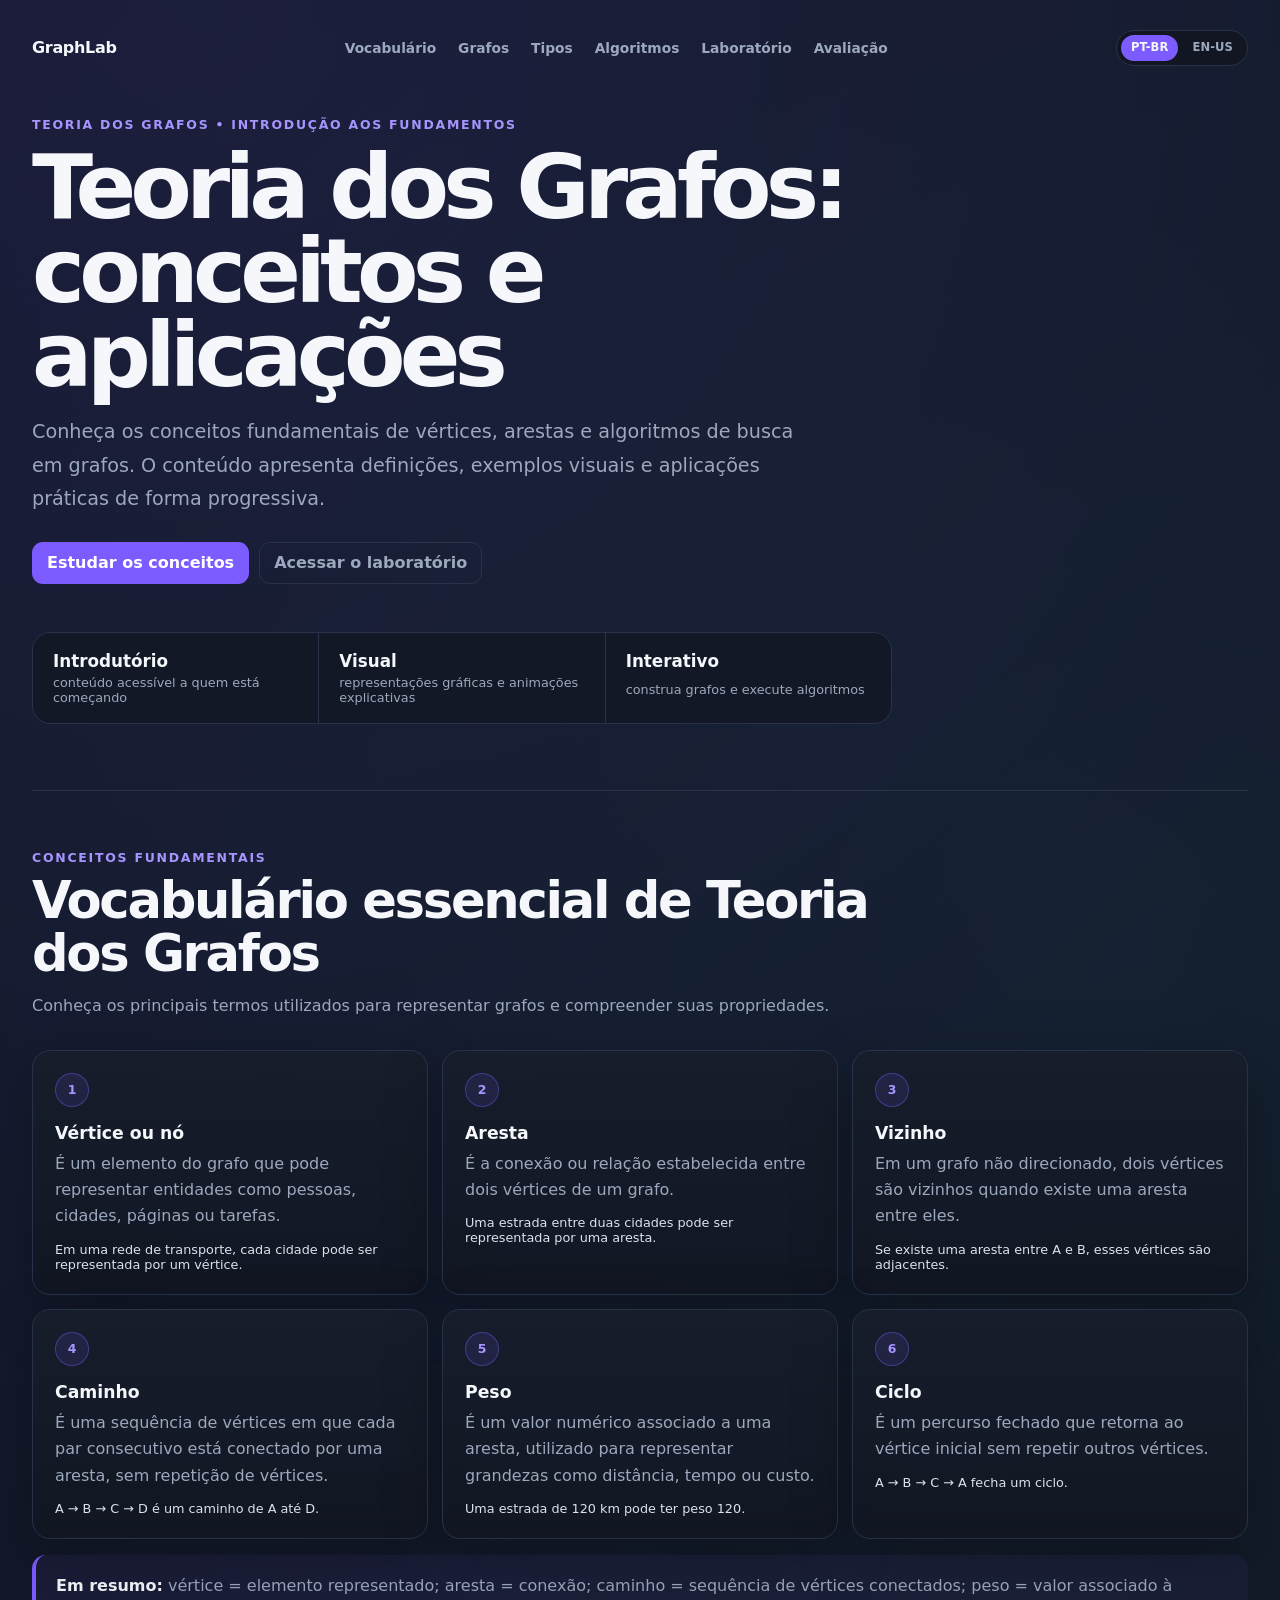
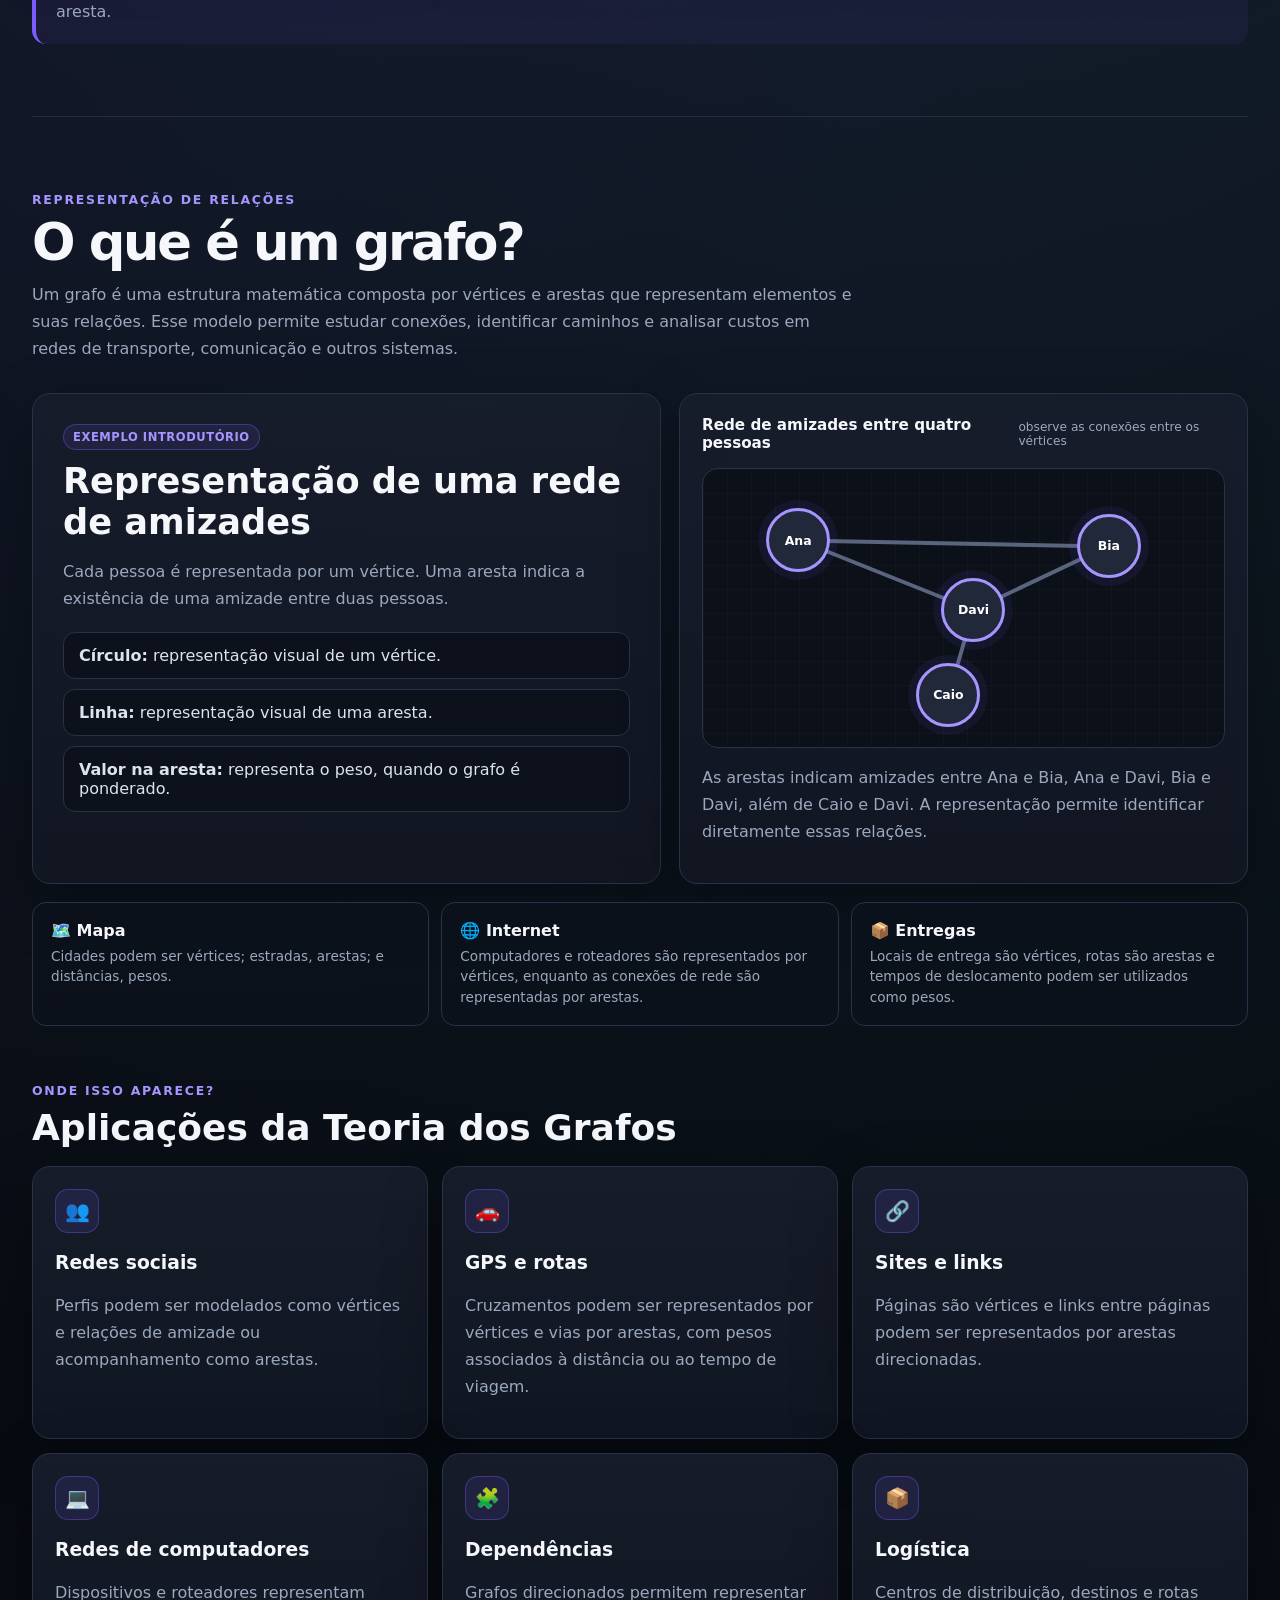
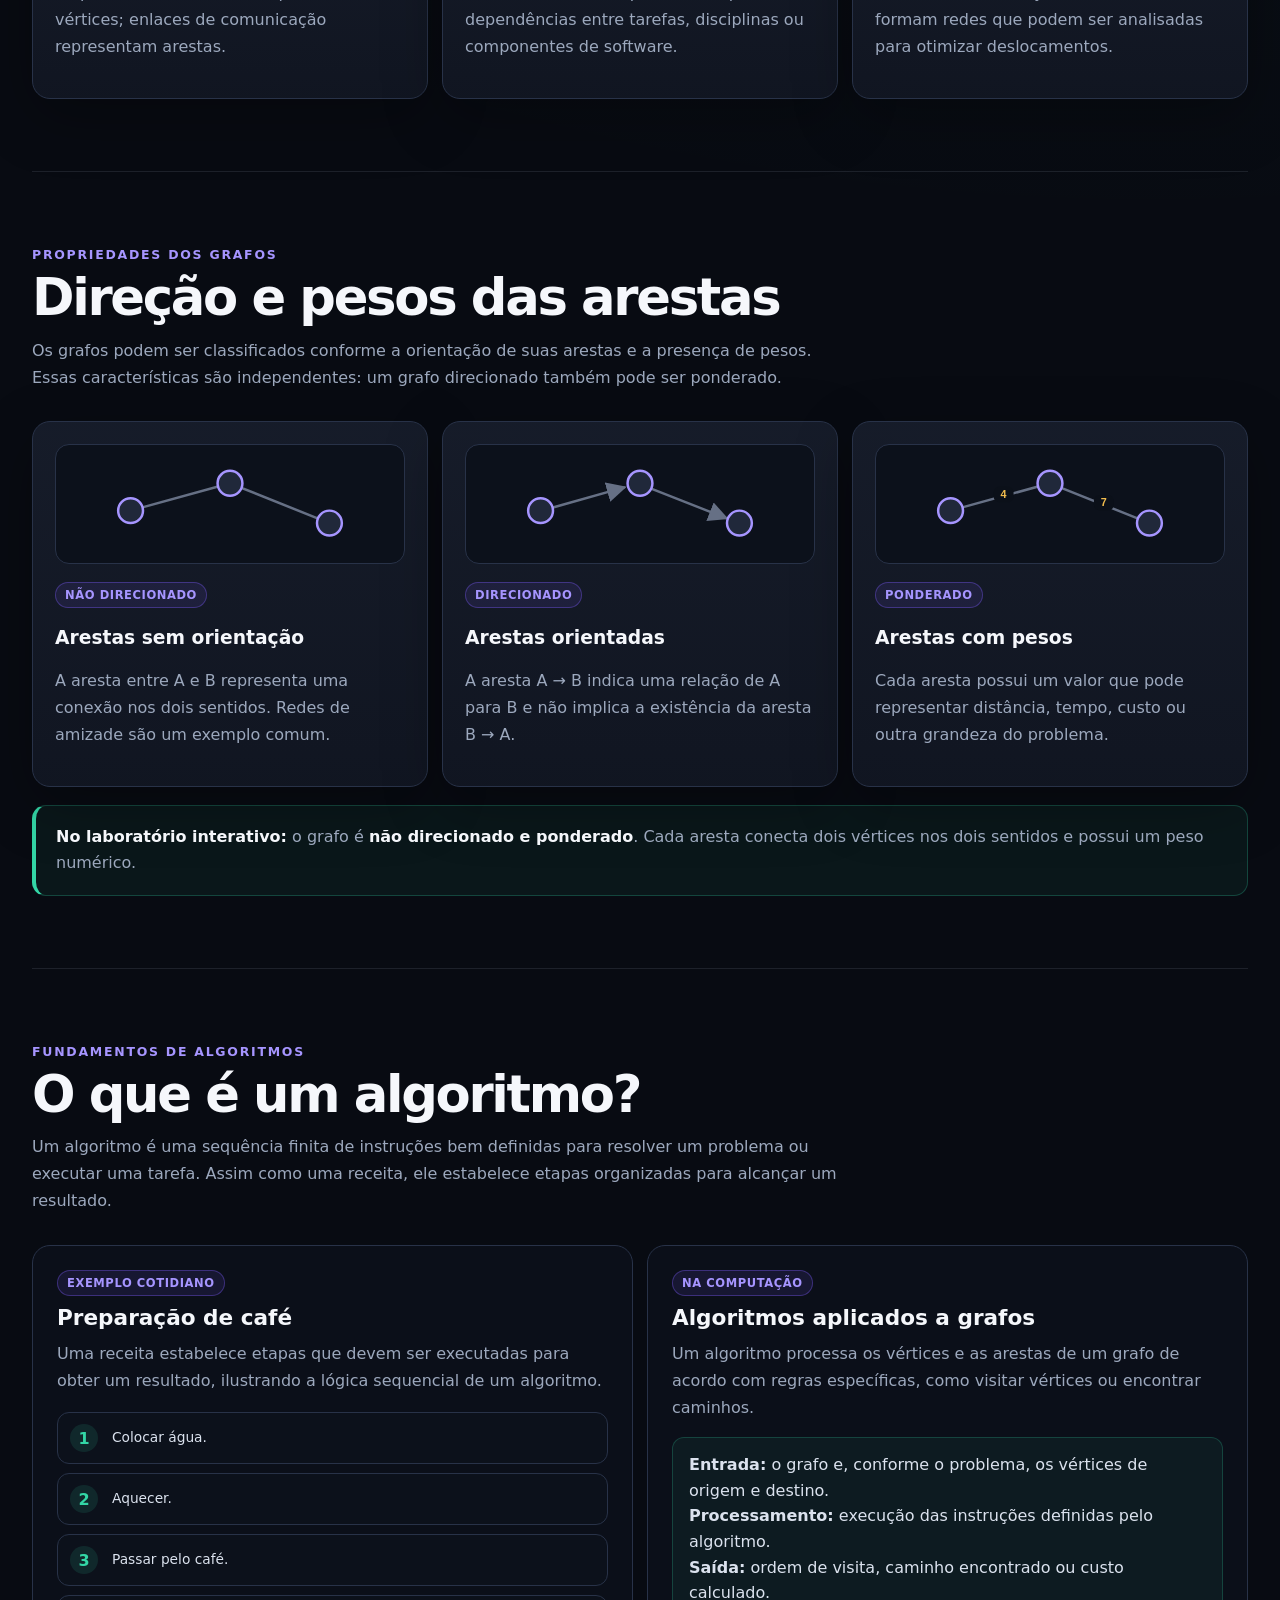
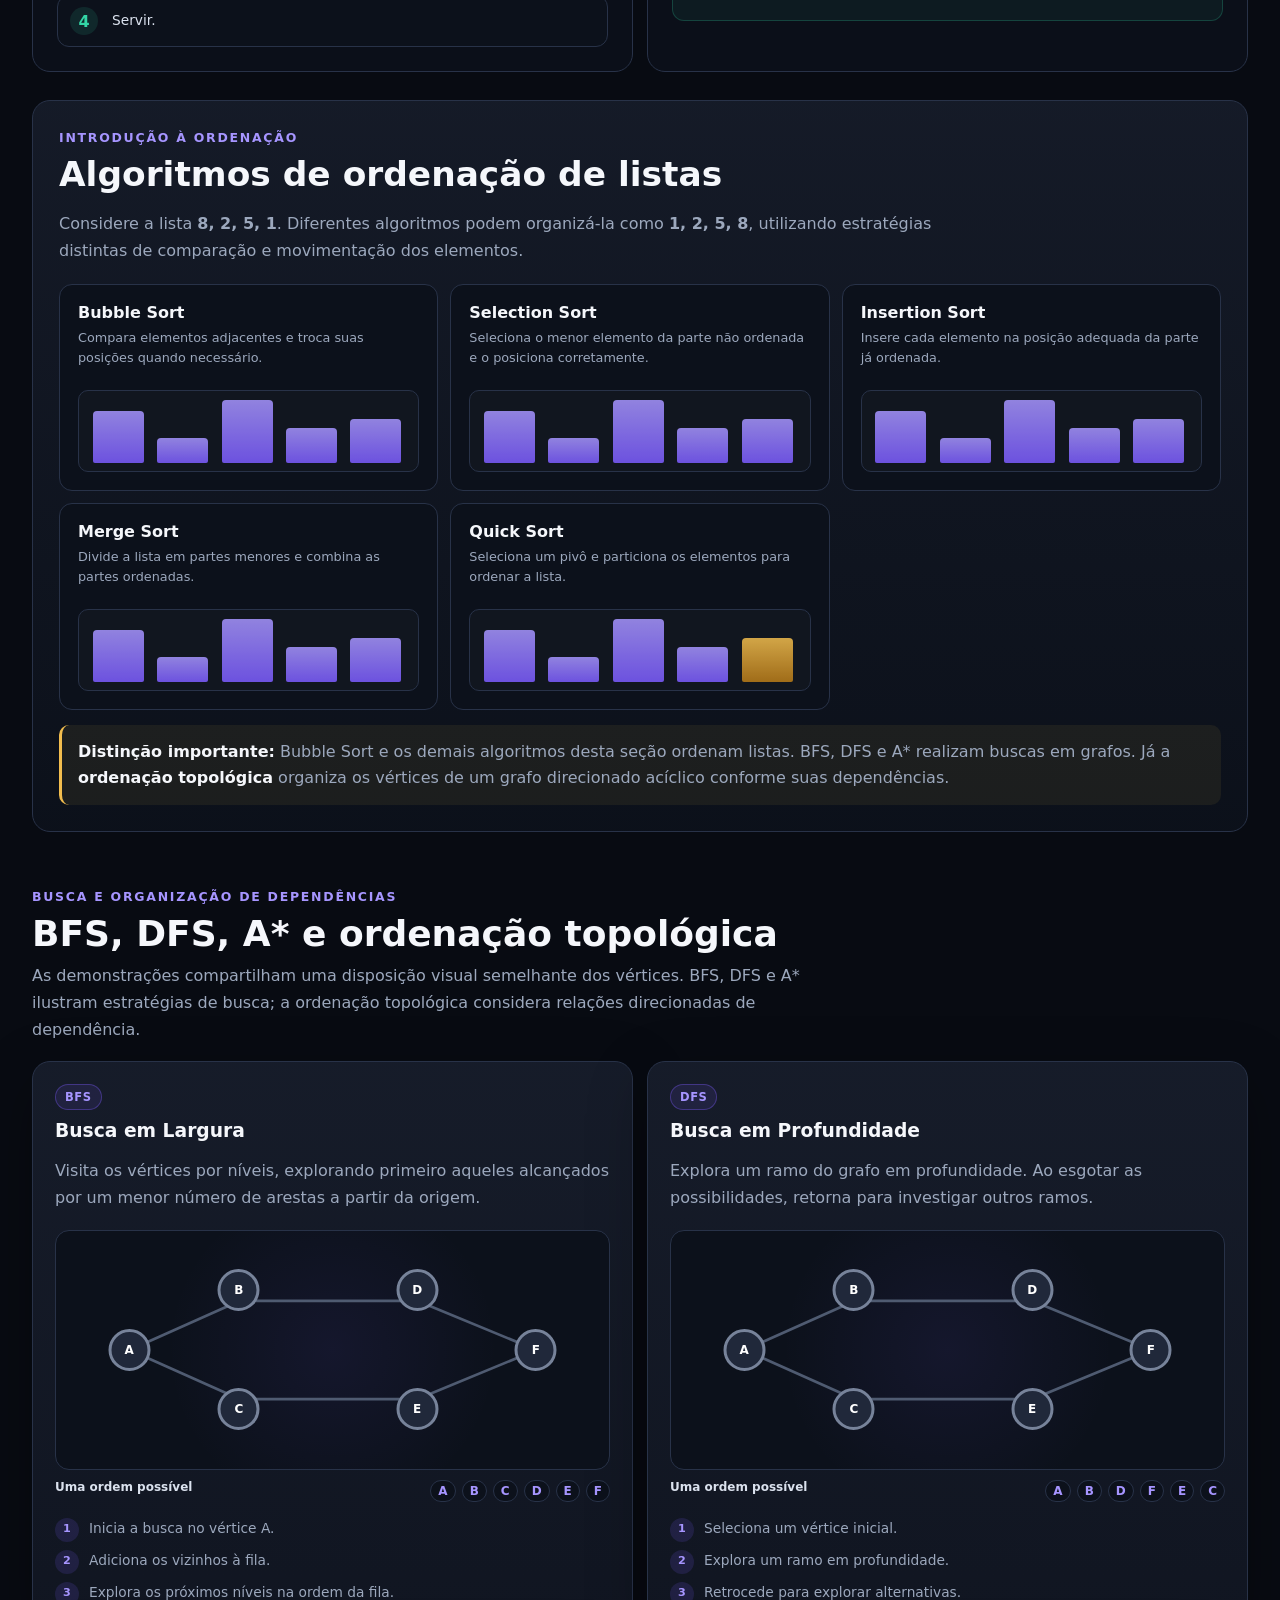
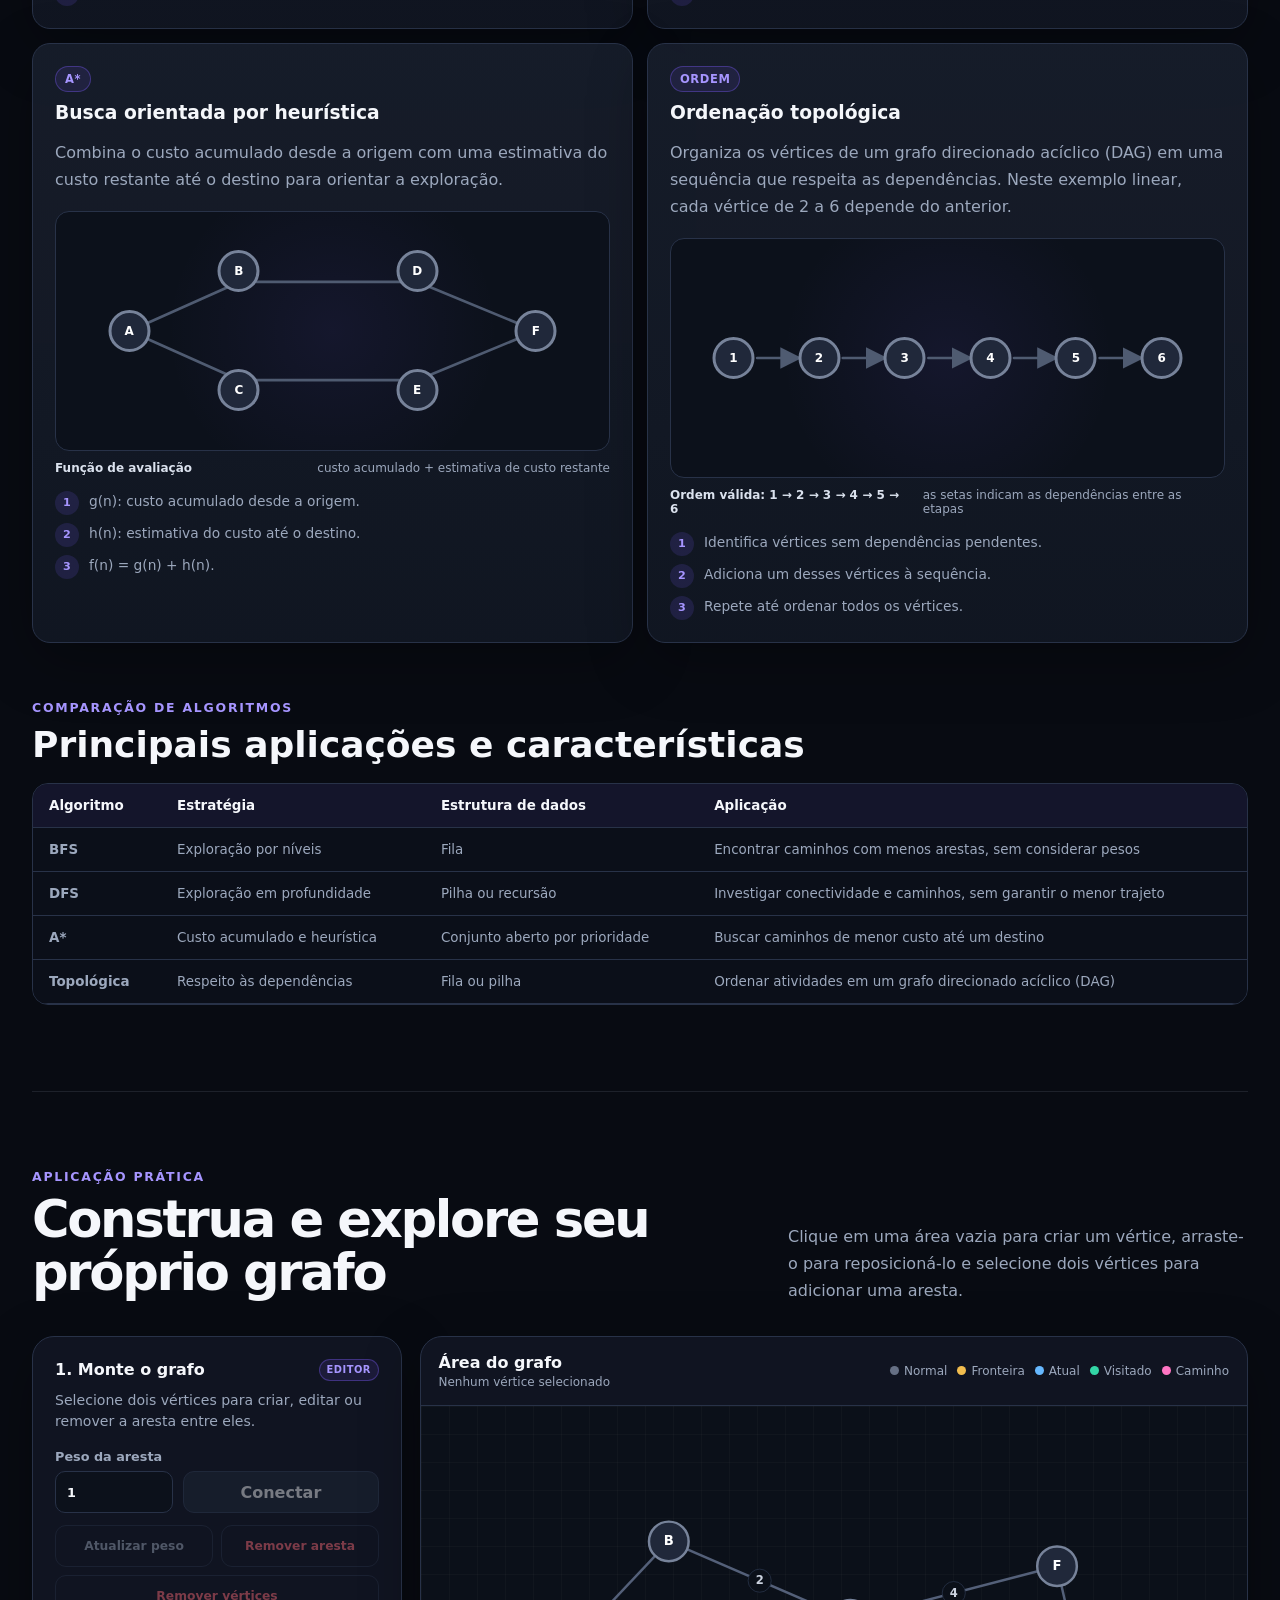
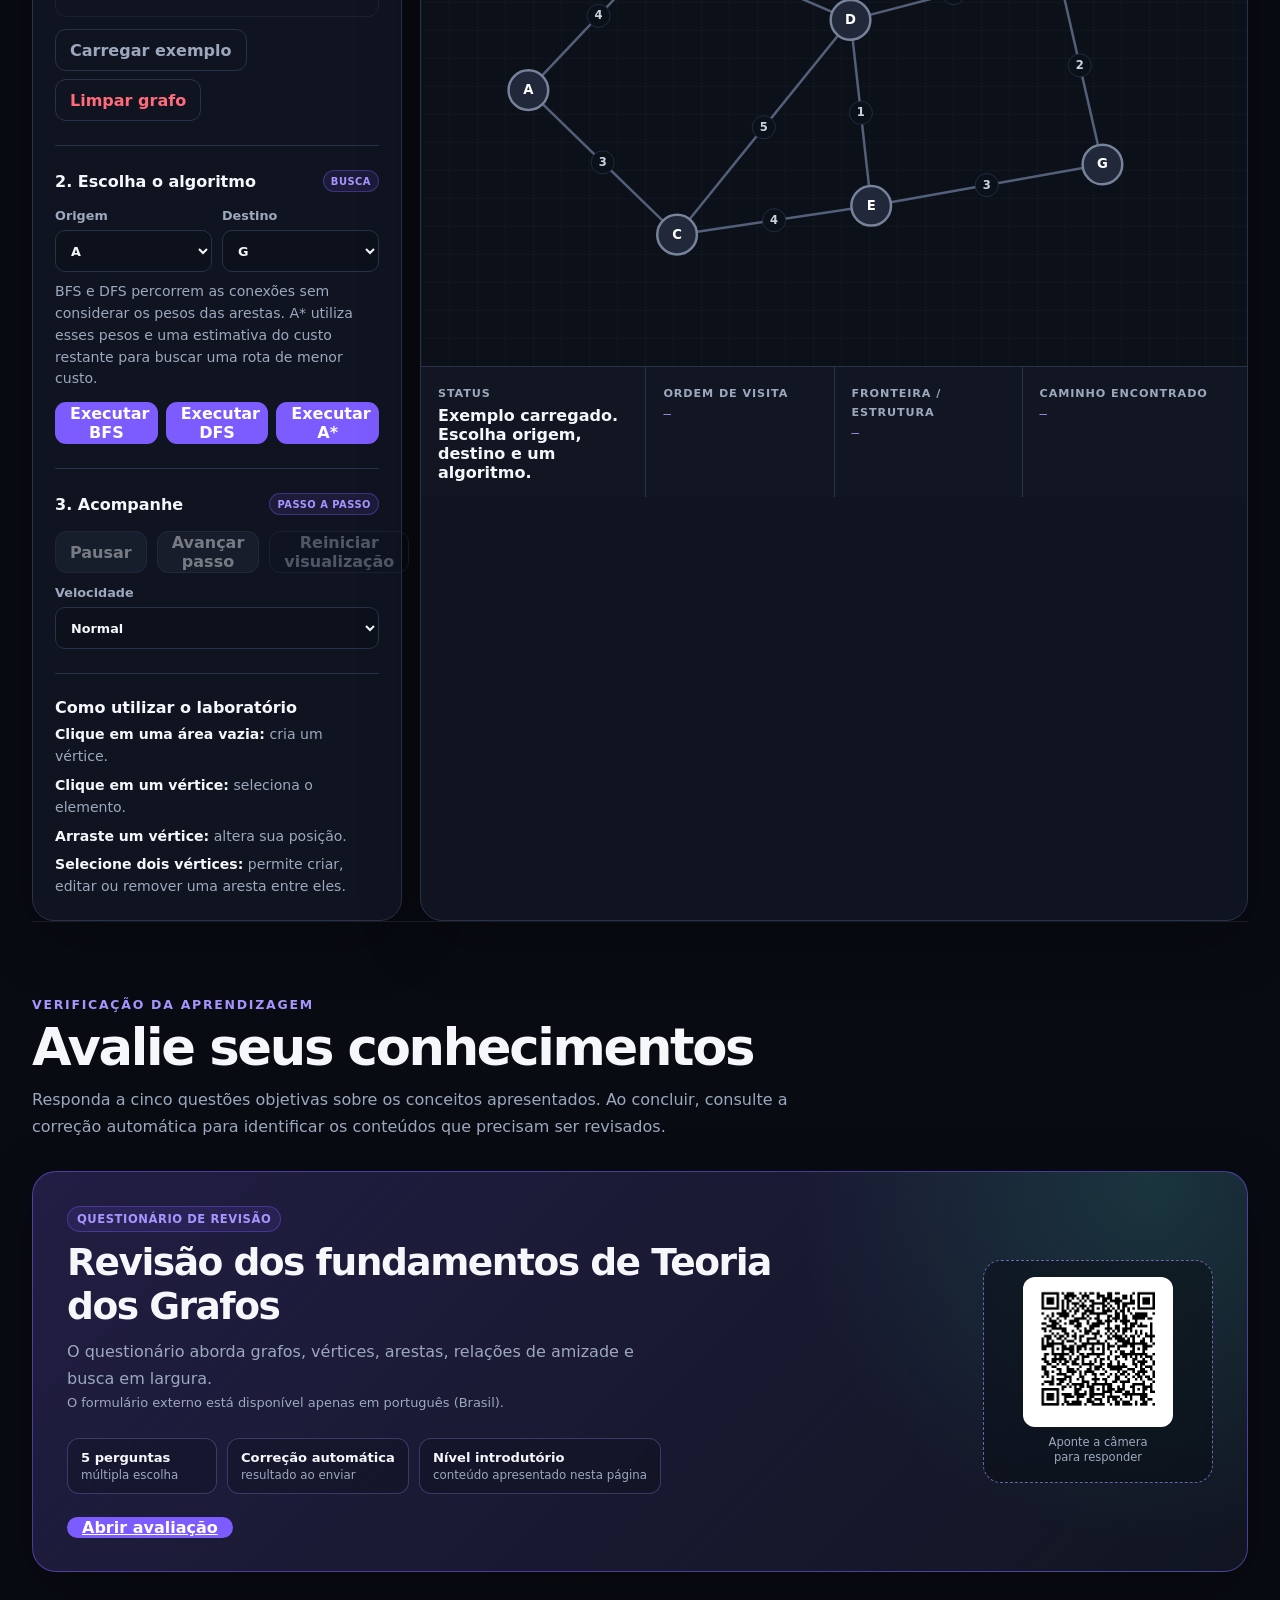
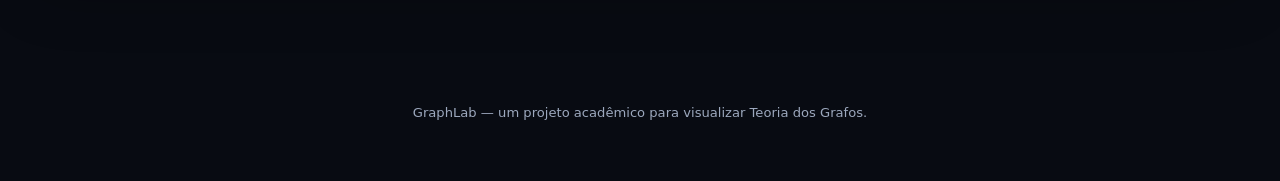
<file: pt-br/index.html>
<!DOCTYPE html>
<html lang="pt-BR">
<head>
  <meta charset="UTF-8" />
  <meta name="viewport" content="width=device-width, initial-scale=1.0" />
  <base href="../" />
  <meta name="description" content="GraphLab: introdução à Teoria dos Grafos com conceitos fundamentais, exemplos visuais, demonstrações de algoritmos e laboratório interativo." />
  <title>GraphLab — Teoria dos Grafos</title>
  <link rel="alternate" hreflang="pt-BR" href="pt-br/" />
  <link rel="alternate" hreflang="en-US" href="en-us/" />
  <link rel="stylesheet" href="styles.css" />
  <link rel="stylesheet" href="learning.css" />
  <link rel="stylesheet" href="vocabulary.css" />
  <link rel="stylesheet" href="algorithm-basics.css" />
  <link rel="stylesheet" href="sorting.css" />
  <link rel="stylesheet" href="sorting-visuals.css" />
  <link rel="stylesheet" href="algorithm-demos.css" />
  <link rel="stylesheet" href="visual-fixes.css" />
</head>
<body>
  <header class="hero">
    <nav class="topbar" aria-label="Navegação principal">
      <a class="brand" href="#inicio">GraphLab</a>
      <div class="nav-links">
        <a href="#vocabulario">Vocabulário</a>
        <a href="#conceitos">Grafos</a>
        <a href="#tipos">Tipos</a>
        <a href="#algoritmos">Algoritmos</a>
        <a href="#laboratorio">Laboratório</a>
        <a href="#avaliacao">Avaliação</a>
      </div>
      <div class="language-switch" role="group" aria-label="Idioma do site">
        <a href="pt-br/" lang="pt-BR" hreflang="pt-BR" aria-current="page">PT-BR</a>
        <a href="en-us/" lang="en-US" hreflang="en-US">EN-US</a>
      </div>
    </nav>

    <div id="inicio" class="hero-content">
      <span class="eyebrow">Teoria dos Grafos • introdução aos fundamentos</span>
      <h1>Teoria dos Grafos: conceitos e aplicações</h1>
      <p>
        Conheça os conceitos fundamentais de vértices, arestas e algoritmos de busca em grafos.
        O conteúdo apresenta definições, exemplos visuais e aplicações práticas de forma progressiva.
      </p>
      <div class="hero-actions">
        <a class="button primary link-button" href="#vocabulario">Estudar os conceitos</a>
        <a class="button ghost link-button" href="#laboratorio">Acessar o laboratório</a>
      </div>
      <div class="hero-stats" aria-label="Resumo do projeto">
        <div><strong>Introdutório</strong><span>conteúdo acessível a quem está começando</span></div>
        <div><strong>Visual</strong><span>representações gráficas e animações explicativas</span></div>
        <div><strong>Interativo</strong><span>construa grafos e execute algoritmos</span></div>
      </div>
    </div>
  </header>

  <main>
    <section id="vocabulario" class="content-section vocabulary-section">
      <div class="section-heading vocabulary-lead">
        <span class="eyebrow">Conceitos fundamentais</span>
        <h2>Vocabulário essencial de Teoria dos Grafos</h2>
        <p>Conheça os principais termos utilizados para representar grafos e compreender suas propriedades.</p>
      </div>

      <div class="vocabulary-grid">
        <article class="vocabulary-card"><span class="vocabulary-number">1</span><h3>Vértice ou nó</h3><p>É um elemento do grafo que pode representar entidades como pessoas, cidades, páginas ou tarefas.</p><span class="vocabulary-example">Em uma rede de transporte, cada cidade pode ser representada por um vértice.</span></article>
        <article class="vocabulary-card"><span class="vocabulary-number">2</span><h3>Aresta</h3><p>É a conexão ou relação estabelecida entre dois vértices de um grafo.</p><span class="vocabulary-example">Uma estrada entre duas cidades pode ser representada por uma aresta.</span></article>
        <article class="vocabulary-card"><span class="vocabulary-number">3</span><h3>Vizinho</h3><p>Em um grafo não direcionado, dois vértices são vizinhos quando existe uma aresta entre eles.</p><span class="vocabulary-example">Se existe uma aresta entre A e B, esses vértices são adjacentes.</span></article>
        <article class="vocabulary-card"><span class="vocabulary-number">4</span><h3>Caminho</h3><p>É uma sequência de vértices em que cada par consecutivo está conectado por uma aresta, sem repetição de vértices.</p><span class="vocabulary-example">A → B → C → D é um caminho de A até D.</span></article>
        <article class="vocabulary-card"><span class="vocabulary-number">5</span><h3>Peso</h3><p>É um valor numérico associado a uma aresta, utilizado para representar grandezas como distância, tempo ou custo.</p><span class="vocabulary-example">Uma estrada de 120 km pode ter peso 120.</span></article>
        <article class="vocabulary-card"><span class="vocabulary-number">6</span><h3>Ciclo</h3><p>É um percurso fechado que retorna ao vértice inicial sem repetir outros vértices.</p><span class="vocabulary-example">A → B → C → A fecha um ciclo.</span></article>
      </div>

      <div class="vocabulary-tip"><strong>Em resumo:</strong> vértice = elemento representado; aresta = conexão; caminho = sequência de vértices conectados; peso = valor associado à aresta.</div>
    </section>

    <section id="conceitos" class="content-section">
      <div class="section-heading">
        <span class="eyebrow">Representação de relações</span>
        <h2>O que é um grafo?</h2>
        <p>
          Um grafo é uma estrutura matemática composta por vértices e arestas que representam elementos e suas relações.
          Esse modelo permite estudar conexões, identificar caminhos e analisar custos em redes de transporte, comunicação e outros sistemas.
        </p>
      </div>

      <div class="beginner-intro">
        <article class="beginner-copy">
          <span class="card-kicker">Exemplo introdutório</span>
          <h3>Representação de uma rede de amizades</h3>
          <p>Cada pessoa é representada por um vértice. Uma aresta indica a existência de uma amizade entre duas pessoas.</p>
          <div class="simple-rule">
            <span><strong>Círculo:</strong> representação visual de um vértice.</span>
            <span><strong>Linha:</strong> representação visual de uma aresta.</span>
            <span><strong>Valor na aresta:</strong> representa o peso, quando o grafo é ponderado.</span>
          </div>
        </article>

        <article class="visual-example">
          <div class="visual-title"><strong>Rede de amizades entre quatro pessoas</strong><span>observe as conexões entre os vértices</span></div>
          <div class="mini-graph" aria-label="Exemplo visual de um grafo de amizades">
            <span class="mini-edge edge-ab"></span><span class="mini-edge edge-ad"></span><span class="mini-edge edge-bd"></span><span class="mini-edge edge-cd"></span>
            <span class="mini-node friend-a">Ana</span><span class="mini-node friend-b">Bia</span><span class="mini-node friend-c">Caio</span><span class="mini-node friend-d">Davi</span>
          </div>
          <p>As arestas indicam amizades entre Ana e Bia, Ana e Davi, Bia e Davi, além de Caio e Davi. A representação permite identificar diretamente essas relações.</p>
        </article>
      </div>

      <div class="analogy-strip">
        <article class="analogy-item"><strong>🗺️ Mapa</strong><span>Cidades podem ser vértices; estradas, arestas; e distâncias, pesos.</span></article>
        <article class="analogy-item"><strong>🌐 Internet</strong><span>Computadores e roteadores são representados por vértices, enquanto as conexões de rede são representadas por arestas.</span></article>
        <article class="analogy-item"><strong>📦 Entregas</strong><span>Locais de entrega são vértices, rotas são arestas e tempos de deslocamento podem ser utilizados como pesos.</span></article>
      </div>

      <div class="section-divider-title"><span class="eyebrow">Onde isso aparece?</span><h3>Aplicações da Teoria dos Grafos</h3></div>
      <div class="real-examples-grid">
        <article class="real-example-card"><span class="example-icon">👥</span><h3>Redes sociais</h3><p>Perfis podem ser modelados como vértices e relações de amizade ou acompanhamento como arestas.</p></article>
        <article class="real-example-card"><span class="example-icon">🚗</span><h3>GPS e rotas</h3><p>Cruzamentos podem ser representados por vértices e vias por arestas, com pesos associados à distância ou ao tempo de viagem.</p></article>
        <article class="real-example-card"><span class="example-icon">🔗</span><h3>Sites e links</h3><p>Páginas são vértices e links entre páginas podem ser representados por arestas direcionadas.</p></article>
        <article class="real-example-card"><span class="example-icon">💻</span><h3>Redes de computadores</h3><p>Dispositivos e roteadores representam vértices; enlaces de comunicação representam arestas.</p></article>
        <article class="real-example-card"><span class="example-icon">🧩</span><h3>Dependências</h3><p>Grafos direcionados permitem representar dependências entre tarefas, disciplinas ou componentes de software.</p></article>
        <article class="real-example-card"><span class="example-icon">📦</span><h3>Logística</h3><p>Centros de distribuição, destinos e rotas formam redes que podem ser analisadas para otimizar deslocamentos.</p></article>
      </div>
    </section>

    <section id="tipos" class="content-section">
      <div class="section-heading">
        <span class="eyebrow">Propriedades dos grafos</span>
        <h2>Direção e pesos das arestas</h2>
        <p>Os grafos podem ser classificados conforme a orientação de suas arestas e a presença de pesos. Essas características são independentes: um grafo direcionado também pode ser ponderado.</p>
      </div>

      <div class="graph-types-grid">
        <article class="graph-type-card"><div class="type-visual" aria-hidden="true"><span class="type-line one"></span><span class="type-line two"></span><span class="type-dot one"></span><span class="type-dot two"></span><span class="type-dot three"></span></div><span class="card-kicker">Não direcionado</span><h3>Arestas sem orientação</h3><p>A aresta entre A e B representa uma conexão nos dois sentidos. Redes de amizade são um exemplo comum.</p></article>
        <article class="graph-type-card"><div class="type-visual" aria-hidden="true"><span class="type-line one type-arrow"></span><span class="type-line two type-arrow"></span><span class="type-dot one"></span><span class="type-dot two"></span><span class="type-dot three"></span></div><span class="card-kicker">Direcionado</span><h3>Arestas orientadas</h3><p>A aresta A → B indica uma relação de A para B e não implica a existência da aresta B → A.</p></article>
        <article class="graph-type-card"><div class="type-visual" aria-hidden="true"><span class="type-line one weighted"></span><span class="type-line two weighted"></span><span class="type-dot one"></span><span class="type-dot two"></span><span class="type-dot three"></span></div><span class="card-kicker">Ponderado</span><h3>Arestas com pesos</h3><p>Cada aresta possui um valor que pode representar distância, tempo, custo ou outra grandeza do problema.</p></article>
      </div>

      <div class="beginner-tip"><strong>No laboratório interativo:</strong> o grafo é <strong>não direcionado e ponderado</strong>. Cada aresta conecta dois vértices nos dois sentidos e possui um peso numérico.</div>
    </section>

    <section id="algoritmos" class="content-section algorithms-section">
      <div class="section-heading">
        <span class="eyebrow">Fundamentos de algoritmos</span>
        <h2>O que é um algoritmo?</h2>
        <p>Um algoritmo é uma sequência finita de instruções bem definidas para resolver um problema ou executar uma tarefa. Assim como uma receita, ele estabelece etapas organizadas para alcançar um resultado.</p>
      </div>

      <div class="algorithm-foundation-grid">
        <article class="algorithm-foundation-card">
          <span class="card-kicker">Exemplo cotidiano</span><h3>Preparação de café</h3><p>Uma receita estabelece etapas que devem ser executadas para obter um resultado, ilustrando a lógica sequencial de um algoritmo.</p>
          <div class="recipe-steps"><div class="recipe-step"><b>1</b><span>Colocar água.</span></div><div class="recipe-step"><b>2</b><span>Aquecer.</span></div><div class="recipe-step"><b>3</b><span>Passar pelo café.</span></div><div class="recipe-step"><b>4</b><span>Servir.</span></div></div>
        </article>
        <article class="algorithm-foundation-card">
          <span class="card-kicker">Na computação</span><h3>Algoritmos aplicados a grafos</h3><p>Um algoritmo processa os vértices e as arestas de um grafo de acordo com regras específicas, como visitar vértices ou encontrar caminhos.</p>
          <div class="algorithm-definition"><strong>Entrada:</strong> o grafo e, conforme o problema, os vértices de origem e destino.<br /><strong>Processamento:</strong> execução das instruções definidas pelo algoritmo.<br /><strong>Saída:</strong> ordem de visita, caminho encontrado ou custo calculado.</div>
        </article>
      </div>

      <div class="sorting-explainer">
        <span class="eyebrow">Introdução à ordenação</span>
        <h3>Algoritmos de ordenação de listas</h3>
        <p>Considere a lista <strong>8, 2, 5, 1</strong>. Diferentes algoritmos podem organizá-la como <strong>1, 2, 5, 8</strong>, utilizando estratégias distintas de comparação e movimentação dos elementos.</p>
        <div class="sorting-grid">
          <article class="sorting-card"><strong>Bubble Sort</strong><span>Compara elementos adjacentes e troca suas posições quando necessário.</span><div class="sort-bars"><i></i><i></i><i></i><i></i><i></i></div></article>
          <article class="sorting-card"><strong>Selection Sort</strong><span>Seleciona o menor elemento da parte não ordenada e o posiciona corretamente.</span><div class="sort-bars"><i></i><i></i><i></i><i></i><i></i></div></article>
          <article class="sorting-card"><strong>Insertion Sort</strong><span>Insere cada elemento na posição adequada da parte já ordenada.</span><div class="sort-bars"><i></i><i></i><i></i><i></i><i></i></div></article>
          <article class="sorting-card"><strong>Merge Sort</strong><span>Divide a lista em partes menores e combina as partes ordenadas.</span><div class="sort-bars"><i></i><i></i><i></i><i></i><i></i></div></article>
          <article class="sorting-card"><strong>Quick Sort</strong><span>Seleciona um pivô e particiona os elementos para ordenar a lista.</span><div class="sort-bars"><i></i><i></i><i></i><i></i><i></i></div></article>
        </div>
        <div class="sorting-note"><strong>Distinção importante:</strong> Bubble Sort e os demais algoritmos desta seção ordenam listas. BFS, DFS e A* realizam buscas em grafos. Já a <strong>ordenação topológica</strong> organiza os vértices de um grafo direcionado acíclico conforme suas dependências.</div>
      </div>

      <div class="section-divider-title"><span class="eyebrow">Busca e organização de dependências</span><h3>BFS, DFS, A* e ordenação topológica</h3><p>As demonstrações compartilham uma disposição visual semelhante dos vértices. BFS, DFS e A* ilustram estratégias de busca; a ordenação topológica considera relações direcionadas de dependência.</p></div>

      <div class="algorithm-visual-grid">
        <article class="algorithm-visual-card">
          <span class="algorithm-badge">BFS</span><h3>Busca em Largura</h3><p>Visita os vértices por níveis, explorando primeiro aqueles alcançados por um menor número de arestas a partir da origem.</p>
          <div class="algorithm-demo demo-bfs" aria-label="Animação da busca em largura"><div class="demo-stage"><span class="demo-line l1"></span><span class="demo-line l2"></span><span class="demo-line l3"></span><span class="demo-line l4"></span><span class="demo-line l5"></span><span class="demo-line l6"></span><span class="demo-node n1">A</span><span class="demo-node n2">B</span><span class="demo-node n3">C</span><span class="demo-node n4">D</span><span class="demo-node n5">E</span><span class="demo-node n6">F</span></div></div>
          <div class="demo-caption"><strong>Uma ordem possível</strong><div class="demo-order"><span>A</span><span>B</span><span>C</span><span>D</span><span>E</span><span>F</span></div></div>
          <ul class="algorithm-steps"><li><strong>1</strong><span>Inicia a busca no vértice A.</span></li><li><strong>2</strong><span>Adiciona os vizinhos à fila.</span></li><li><strong>3</strong><span>Explora os próximos níveis na ordem da fila.</span></li></ul>
        </article>

        <article class="algorithm-visual-card">
          <span class="algorithm-badge">DFS</span><h3>Busca em Profundidade</h3><p>Explora um ramo do grafo em profundidade. Ao esgotar as possibilidades, retorna para investigar outros ramos.</p>
          <div class="algorithm-demo demo-dfs" aria-label="Animação da busca em profundidade"><div class="demo-stage"><span class="demo-line l1"></span><span class="demo-line l2"></span><span class="demo-line l3"></span><span class="demo-line l4"></span><span class="demo-line l5"></span><span class="demo-line l6"></span><span class="demo-node n1">A</span><span class="demo-node n2">B</span><span class="demo-node n3">C</span><span class="demo-node n4">D</span><span class="demo-node n5">E</span><span class="demo-node n6">F</span></div></div>
          <div class="demo-caption"><strong>Uma ordem possível</strong><div class="demo-order"><span>A</span><span>B</span><span>D</span><span>F</span><span>E</span><span>C</span></div></div>
          <ul class="algorithm-steps"><li><strong>1</strong><span>Seleciona um vértice inicial.</span></li><li><strong>2</strong><span>Explora um ramo em profundidade.</span></li><li><strong>3</strong><span>Retrocede para explorar alternativas.</span></li></ul>
        </article>

        <article class="algorithm-visual-card">
          <span class="algorithm-badge">A*</span><h3>Busca orientada por heurística</h3><p>Combina o custo acumulado desde a origem com uma estimativa do custo restante até o destino para orientar a exploração.</p>
          <div class="algorithm-demo demo-astar" aria-label="Animação simplificada do A estrela"><div class="demo-stage"><span class="demo-line l1"></span><span class="demo-line l2"></span><span class="demo-line l3"></span><span class="demo-line l4"></span><span class="demo-line l5"></span><span class="demo-line l6"></span><span class="demo-node n1">A</span><span class="demo-node n2">B</span><span class="demo-node n3">C</span><span class="demo-node n4">D</span><span class="demo-node n5">E</span><span class="demo-node n6">F</span></div></div>
          <div class="demo-caption"><strong>Função de avaliação</strong><span>custo acumulado + estimativa de custo restante</span></div>
          <ul class="algorithm-steps"><li><strong>1</strong><span>g(n): custo acumulado desde a origem.</span></li><li><strong>2</strong><span>h(n): estimativa do custo até o destino.</span></li><li><strong>3</strong><span>f(n) = g(n) + h(n).</span></li></ul>
        </article>

        <article class="algorithm-visual-card">
          <span class="algorithm-badge">Ordem</span><h3>Ordenação topológica</h3><p>Organiza os vértices de um grafo direcionado acíclico (DAG) em uma sequência que respeita as dependências. Neste exemplo linear, cada vértice de 2 a 6 depende do anterior.</p>
          <div class="algorithm-demo demo-topological" aria-label="Animação de uma ordenação topológica linear: 1, 2, 3, 4, 5 e 6"><div class="demo-stage"><span class="demo-node n1">1</span><span class="demo-node n2">2</span><span class="demo-node n3">3</span><span class="demo-node n4">4</span><span class="demo-node n5">5</span><span class="demo-node n6">6</span></div></div>
          <div class="demo-caption"><strong>Ordem válida: 1 → 2 → 3 → 4 → 5 → 6</strong><span>as setas indicam as dependências entre as etapas</span></div>
          <ul class="algorithm-steps"><li><strong>1</strong><span>Identifica vértices sem dependências pendentes.</span></li><li><strong>2</strong><span>Adiciona um desses vértices à sequência.</span></li><li><strong>3</strong><span>Repete até ordenar todos os vértices.</span></li></ul>
        </article>
      </div>

      <div class="section-divider-title"><span class="eyebrow">Comparação de algoritmos</span><h3>Principais aplicações e características</h3></div>
      <div class="comparison-table-wrap"><table class="comparison-table"><thead><tr><th>Algoritmo</th><th>Estratégia</th><th>Estrutura de dados</th><th>Aplicação</th></tr></thead><tbody><tr><td><strong>BFS</strong></td><td>Exploração por níveis</td><td>Fila</td><td>Encontrar caminhos com menos arestas, sem considerar pesos</td></tr><tr><td><strong>DFS</strong></td><td>Exploração em profundidade</td><td>Pilha ou recursão</td><td>Investigar conectividade e caminhos, sem garantir o menor trajeto</td></tr><tr><td><strong>A*</strong></td><td>Custo acumulado e heurística</td><td>Conjunto aberto por prioridade</td><td>Buscar caminhos de menor custo até um destino</td></tr><tr><td><strong>Topológica</strong></td><td>Respeito às dependências</td><td>Fila ou pilha</td><td>Ordenar atividades em um grafo direcionado acíclico (DAG)</td></tr></tbody></table></div>
    </section>

    <section id="laboratorio" class="lab-section">
      <div class="lab-heading"><div><span class="eyebrow">Aplicação prática</span><h2>Construa e explore seu próprio grafo</h2></div><p>Clique em uma área vazia para criar um vértice, arraste-o para reposicioná-lo e selecione dois vértices para adicionar uma aresta.</p></div>
      <div class="layout">
        <aside class="panel controls-panel">
          <section><div class="section-title-row"><h2>1. Monte o grafo</h2><span class="step-chip">Editor</span></div><p class="hint">Selecione dois vértices para criar, editar ou remover a aresta entre eles.</p><div class="control-grid"><label>Peso da aresta<input id="edgeWeight" type="number" min="1" step="1" value="1" /></label><button id="connectBtn" class="button secondary">Conectar</button></div><div class="button-row compact-actions"><button id="updateWeightBtn" class="button ghost">Atualizar peso</button><button id="removeEdgeBtn" class="button ghost danger">Remover aresta</button><button id="removeNodesBtn" class="button ghost danger">Remover vértices</button></div><div class="button-row"><button id="exampleBtn" class="button ghost">Carregar exemplo</button><button id="clearBtn" class="button danger ghost">Limpar grafo</button></div></section>
          <section><div class="section-title-row"><h2>2. Escolha o algoritmo</h2><span class="step-chip">Busca</span></div><div class="select-grid"><label>Origem<select id="startNode"></select></label><label>Destino<select id="targetNode"></select></label></div><p class="hint">BFS e DFS percorrem as conexões sem considerar os pesos das arestas. A* utiliza esses pesos e uma estimativa do custo restante para buscar uma rota de menor custo.</p><div class="algorithm-buttons"><button class="button primary" data-algorithm="bfs">Executar BFS</button><button class="button primary" data-algorithm="dfs">Executar DFS</button><button class="button primary" data-algorithm="astar">Executar A*</button></div></section>
          <section><div class="section-title-row"><h2>3. Acompanhe</h2><span class="step-chip">Passo a passo</span></div><div class="playback-grid"><button id="pauseBtn" class="button secondary" disabled>Pausar</button><button id="stepBtn" class="button secondary" disabled>Avançar passo</button><button id="resetVisualizationBtn" class="button ghost" disabled>Reiniciar visualização</button></div><label class="speed-control">Velocidade<select id="speedSelect"><option value="900">Lenta</option><option value="520" selected>Normal</option><option value="260">Rápida</option></select></label></section>
          <section class="interaction-help"><h2>Como utilizar o laboratório</h2><p><strong>Clique em uma área vazia:</strong> cria um vértice.</p><p><strong>Clique em um vértice:</strong> seleciona o elemento.</p><p><strong>Arraste um vértice:</strong> altera sua posição.</p><p><strong>Selecione dois vértices:</strong> permite criar, editar ou remover uma aresta entre eles.</p></section>
        </aside>

        <section class="workspace" aria-label="Laboratório de grafos">
          <div class="workspace-toolbar"><div><strong>Área do grafo</strong><span id="selectionText">Nenhum vértice selecionado</span></div><div class="legend" aria-label="Legenda"><span><i class="dot default"></i>Normal</span><span><i class="dot frontier"></i>Fronteira</span><span><i class="dot current"></i>Atual</span><span><i class="dot visited"></i>Visitado</span><span><i class="dot path"></i>Caminho</span></div></div>
          <svg id="graphCanvas" viewBox="0 0 1000 650" role="img" aria-label="Editor visual de grafos"></svg>
          <div class="result-panel"><div><span class="result-label">Status</span><strong id="statusText" aria-live="polite">Exemplo carregado. Escolha origem, destino e um algoritmo.</strong></div><div><span class="result-label">Ordem de visita</span><code id="visitOrder">—</code></div><div><span class="result-label">Fronteira / estrutura</span><code id="frontierResult">—</code></div><div><span class="result-label">Caminho encontrado</span><code id="pathResult">—</code></div></div>
        </section>
      </div>
    </section>

    <section id="avaliacao" class="content-section assessment-section" aria-labelledby="assessment-title">
      <div class="section-heading">
        <span class="eyebrow">Verificação da aprendizagem</span>
        <h2 id="assessment-title">Avalie seus conhecimentos</h2>
        <p>Responda a cinco questões objetivas sobre os conceitos apresentados. Ao concluir, consulte a correção automática para identificar os conteúdos que precisam ser revisados.</p>
      </div>

      <article class="assessment-card">
        <div class="assessment-copy">
          <span class="card-kicker">Questionário de revisão</span>
          <h3>Revisão dos fundamentos de Teoria dos Grafos</h3>
          <p>O questionário aborda grafos, vértices, arestas, relações de amizade e busca em largura.</p>
          <p class="assessment-language-note">O formulário externo está disponível apenas em português (Brasil).</p>
          <ul class="assessment-details" aria-label="Detalhes da avaliação">
            <li><strong>5 perguntas</strong><span>múltipla escolha</span></li>
            <li><strong>Correção automática</strong><span>resultado ao enviar</span></li>
            <li><strong>Nível introdutório</strong><span>conteúdo apresentado nesta página</span></li>
          </ul>
          <a class="button primary assessment-button" href="https://docs.google.com/forms/d/e/1FAIpQLSdKzO21_4-qKIzz4f32jUMu-4fLdw8ZWQ9qbJLzUZgPyhsYmw/viewform?usp=publish-editor" target="_blank" rel="noopener noreferrer" hreflang="pt-BR">Abrir avaliação</a>
        </div>
        <a class="assessment-qr" href="https://docs.google.com/forms/d/e/1FAIpQLSdKzO21_4-qKIzz4f32jUMu-4fLdw8ZWQ9qbJLzUZgPyhsYmw/viewform?usp=publish-editor" target="_blank" rel="noopener noreferrer" hreflang="pt-BR" aria-label="Abrir avaliação do GraphLab pelo QR Code">
          <img src="assets/graphlab-quiz-qr.svg" width="150" height="150" alt="QR Code para abrir a avaliação GraphLab" />
          <small>Aponte a câmera<br />para responder</small>
        </a>
      </article>
    </section>
  </main>

  <footer><p>GraphLab — um projeto acadêmico para visualizar Teoria dos Grafos.</p></footer>
  <script src="i18n.js"></script>
  <script src="script.js"></script>
</body>
</html>
</file>
<file: styles.css>
:root {
  color-scheme: dark;
  --bg: #080b12;
  --surface: #111622;
  --surface-2: #171d2b;
  --surface-3: #0c111b;
  --border: #283248;
  --text: #f5f7fb;
  --muted: #9ca8bd;
  --primary: #7c5cff;
  --primary-2: #a695ff;
  --accent: #33d6a6;
  --warning: #f2bd4e;
  --danger: #ff6b7a;
  --path: #ff75c3;
  --current: #66b8ff;
  --shadow: 0 18px 60px rgba(0, 0, 0, 0.28);
}

* {
  box-sizing: border-box;
}

html {
  scroll-behavior: smooth;
}

body {
  margin: 0;
  min-height: 100vh;
  font-family: Inter, ui-sans-serif, system-ui, -apple-system, BlinkMacSystemFont, "Segoe UI", sans-serif;
  background:
    radial-gradient(circle at 15% 0%, rgba(124, 92, 255, 0.16), transparent 30%),
    radial-gradient(circle at 90% 10%, rgba(51, 214, 166, 0.08), transparent 28%),
    var(--bg);
  color: var(--text);
}

button,
input,
select {
  font: inherit;
}

button,
a {
  -webkit-tap-highlight-color: transparent;
}

button {
  cursor: pointer;
}

a {
  color: inherit;
}

.hero {
  max-width: 1500px;
  margin: 0 auto;
  padding: 24px 32px 66px;
}

.topbar {
  display: flex;
  justify-content: space-between;
  align-items: center;
  gap: 20px;
  padding: 6px 0 48px;
}

.brand {
  color: var(--text);
  font-size: 1rem;
  font-weight: 900;
  letter-spacing: -0.02em;
  text-decoration: none;
}

.nav-links {
  display: flex;
  gap: 22px;
  color: var(--muted);
  font-size: 0.86rem;
  font-weight: 700;
}

.nav-links a {
  text-decoration: none;
}

.nav-links a:hover {
  color: var(--text);
}


.language-switch {
  display: inline-flex;
  align-items: center;
  flex-shrink: 0;
  gap: 4px;
  padding: 4px;
  border: 1px solid var(--border);
  border-radius: 999px;
  background: var(--surface);
}

.language-switch a {
  padding: 7px 10px;
  border-radius: 999px;
  color: var(--muted);
  font-size: 0.72rem;
  font-weight: 800;
  letter-spacing: 0.01em;
  line-height: 1;
  text-decoration: none;
  transition: background-color 150ms ease, color 150ms ease;
}

.language-switch a:hover,
.language-switch a:focus-visible {
  color: var(--text);
}

.language-switch a[aria-current="page"] {
  color: var(--text);
  background: var(--primary);
}

.hero-content {
  max-width: 980px;
}

.hero h1 {
  max-width: 950px;
  margin: 12px 0 18px;
  font-size: clamp(3rem, 7vw, 6.9rem);
  line-height: 0.94;
  letter-spacing: -0.065em;
}

.hero-content > p {
  max-width: 790px;
  margin: 0;
  color: var(--muted);
  font-size: clamp(1rem, 2vw, 1.2rem);
  line-height: 1.75;
}

.eyebrow {
  color: var(--primary-2);
  font-size: 0.78rem;
  font-weight: 800;
  letter-spacing: 0.14em;
  text-transform: uppercase;
}

.hero-actions {
  display: flex;
  flex-wrap: wrap;
  gap: 10px;
  margin-top: 26px;
}

.link-button {
  display: inline-flex;
  align-items: center;
  justify-content: center;
  text-decoration: none;
}

.hero-stats {
  display: grid;
  grid-template-columns: repeat(3, minmax(0, 1fr));
  gap: 1px;
  max-width: 860px;
  margin-top: 48px;
  overflow: hidden;
  border: 1px solid var(--border);
  border-radius: 18px;
  background: var(--border);
}

.hero-stats > div {
  display: grid;
  gap: 4px;
  padding: 18px 20px;
  background: rgba(17, 22, 34, 0.92);
}

.hero-stats strong {
  font-size: 1.05rem;
}

.hero-stats span {
  color: var(--muted);
  font-size: 0.8rem;
}

.content-section,
.lab-section {
  width: min(1436px, calc(100% - 64px));
  margin: 0 auto;
}

.content-section {
  padding: 72px 0;
  border-top: 1px solid rgba(156, 168, 189, 0.14);
}

.section-heading {
  max-width: 820px;
  margin-bottom: 30px;
}

.section-heading h2,
.lab-heading h2,
.usage-panel h2 {
  margin: 8px 0 12px;
  font-size: clamp(2rem, 4vw, 3.5rem);
  line-height: 1.04;
  letter-spacing: -0.045em;
}

.section-heading p,
.lab-heading p,
.usage-panel p {
  margin: 0;
  color: var(--muted);
  line-height: 1.7;
}

.theory-grid,
.algorithm-theory-grid {
  display: grid;
  grid-template-columns: repeat(3, minmax(0, 1fr));
  gap: 14px;
}

.info-card,
.algorithm-card {
  border: 1px solid var(--border);
  border-radius: 18px;
  background: linear-gradient(180deg, rgba(23, 29, 43, 0.93), rgba(17, 22, 34, 0.95));
  box-shadow: var(--shadow);
}

.info-card {
  min-height: 220px;
  padding: 24px;
}

.info-card h3,
.algorithm-card h3 {
  margin: 9px 0 10px;
  font-size: 1.25rem;
}

.info-card p,
.algorithm-card p {
  margin: 0;
  color: var(--muted);
  line-height: 1.65;
}

.card-kicker,
.algorithm-badge,
.step-chip {
  display: inline-flex;
  align-items: center;
  min-height: 26px;
  padding: 0 9px;
  border: 1px solid rgba(124, 92, 255, 0.36);
  border-radius: 999px;
  background: rgba(124, 92, 255, 0.11);
  color: var(--primary-2);
  font-size: 0.72rem;
  font-weight: 900;
  letter-spacing: 0.05em;
  text-transform: uppercase;
}

.usage-panel {
  display: grid;
  grid-template-columns: 0.8fr 1.2fr;
  gap: 32px;
  align-items: start;
  margin-top: 14px;
  padding: 30px;
  border: 1px solid var(--border);
  border-radius: 18px;
  background: rgba(12, 17, 27, 0.78);
}

.usage-list {
  display: grid;
  grid-template-columns: 1fr 1fr;
  gap: 10px;
}

.usage-list span {
  padding: 13px 15px;
  border: 1px solid var(--border);
  border-radius: 12px;
  background: var(--surface);
  color: #d8deea;
  font-size: 0.88rem;
}

.concept-note {
  display: flex;
  gap: 10px;
  margin-top: 14px;
  padding: 17px 20px;
  border-left: 3px solid var(--accent);
  border-radius: 12px;
  background: rgba(51, 214, 166, 0.07);
  color: var(--muted);
  line-height: 1.6;
}

.concept-note strong {
  color: var(--text);
}

.algorithms-section {
  padding-bottom: 86px;
}

.algorithm-card {
  position: relative;
  min-height: 290px;
  padding: 24px;
  overflow: hidden;
}

.algorithm-card.featured::after {
  content: "";
  position: absolute;
  width: 220px;
  height: 220px;
  right: -90px;
  bottom: -110px;
  border-radius: 50%;
  background: rgba(124, 92, 255, 0.13);
  filter: blur(4px);
}

.algorithm-card .formula {
  margin-top: 22px;
  padding: 11px 12px;
  border: 1px solid var(--border);
  border-radius: 10px;
  background: var(--surface-3);
  color: #dce3f0;
  font-size: 0.87rem;
}

.algorithm-card small {
  display: block;
  margin-top: 12px;
  color: var(--muted);
  line-height: 1.55;
}

.lab-section {
  padding: 74px 0 0;
  border-top: 1px solid rgba(156, 168, 189, 0.14);
}

.lab-heading {
  display: flex;
  justify-content: space-between;
  gap: 30px;
  align-items: end;
  margin-bottom: 24px;
}

.lab-heading > p {
  max-width: 460px;
  padding-bottom: 7px;
}

.layout {
  display: grid;
  grid-template-columns: minmax(300px, 370px) 1fr;
  gap: 18px;
}

.panel,
.workspace {
  border: 1px solid var(--border);
  border-radius: 22px;
  background: rgba(17, 22, 34, 0.94);
  box-shadow: var(--shadow);
  backdrop-filter: blur(14px);
}

.controls-panel {
  padding: 22px;
  align-self: start;
}

.controls-panel section + section {
  margin-top: 24px;
  padding-top: 24px;
  border-top: 1px solid var(--border);
}

.section-title-row {
  display: flex;
  justify-content: space-between;
  align-items: center;
  gap: 10px;
}

.controls-panel h2 {
  margin: 0;
  font-size: 1rem;
}

.step-chip {
  min-height: 22px;
  padding: 0 7px;
  font-size: 0.62rem;
}

.hint,
.interaction-help p {
  color: var(--muted);
  line-height: 1.55;
  font-size: 0.88rem;
}

.hint {
  margin: 9px 0 0;
}

.interaction-help p {
  margin: 7px 0 0;
}

.interaction-help strong {
  color: var(--text);
}

.control-grid,
.select-grid,
.playback-grid {
  display: grid;
  grid-template-columns: 1fr 1fr;
  gap: 10px;
  margin-top: 16px;
}

.control-grid {
  grid-template-columns: 0.75fr 1.25fr;
  align-items: end;
}

.playback-grid {
  grid-template-columns: repeat(3, 1fr);
}

label {
  display: grid;
  gap: 7px;
  color: var(--muted);
  font-size: 0.8rem;
  font-weight: 700;
}

.speed-control {
  margin-top: 12px;
}

input,
select {
  width: 100%;
  min-height: 42px;
  padding: 0 11px;
  border: 1px solid var(--border);
  border-radius: 10px;
  background: var(--surface-3);
  color: var(--text);
  outline: none;
}

input:focus,
select:focus,
.node-group:focus-visible .node-circle {
  border-color: var(--primary);
  outline: none;
  box-shadow: 0 0 0 3px rgba(124, 92, 255, 0.14);
}

.button-row,
.algorithm-buttons {
  display: flex;
  flex-wrap: wrap;
  gap: 8px;
  margin-top: 12px;
}

.compact-actions .button {
  flex: 1 1 120px;
  padding: 0 10px;
  font-size: 0.77rem;
}

.algorithm-buttons .button {
  flex: 1;
  min-width: 92px;
}

.button {
  min-height: 42px;
  padding: 0 14px;
  border: 1px solid transparent;
  border-radius: 11px;
  font-weight: 800;
  transition: transform 140ms ease, border-color 140ms ease, background 140ms ease;
}

.button:hover {
  transform: translateY(-1px);
}

.button:disabled {
  cursor: not-allowed;
  opacity: 0.45;
  transform: none;
}

.button.primary {
  background: var(--primary);
  color: white;
}

.button.primary:hover {
  background: var(--primary-2);
}

.button.secondary {
  background: #20283a;
  border-color: #34415b;
  color: var(--text);
}

.button.ghost {
  background: transparent;
  border-color: var(--border);
  color: var(--muted);
}

.button.danger {
  color: var(--danger);
}

.workspace {
  overflow: hidden;
}

.workspace-toolbar {
  display: flex;
  justify-content: space-between;
  gap: 18px;
  align-items: center;
  padding: 16px 18px;
  border-bottom: 1px solid var(--border);
}

.workspace-toolbar > div:first-child {
  display: grid;
  gap: 3px;
}

.workspace-toolbar span {
  color: var(--muted);
  font-size: 0.75rem;
}

.legend {
  display: flex;
  flex-wrap: wrap;
  justify-content: flex-end;
  gap: 10px;
}

.legend span {
  display: flex;
  align-items: center;
  gap: 5px;
}

.dot {
  width: 9px;
  height: 9px;
  border-radius: 50%;
  background: #667085;
}

.dot.frontier { background: var(--warning); }
.dot.current { background: var(--current); }
.dot.visited { background: var(--accent); }
.dot.path { background: var(--path); }

#graphCanvas {
  display: block;
  width: 100%;
  min-height: 560px;
  background:
    linear-gradient(rgba(255, 255, 255, 0.025) 1px, transparent 1px),
    linear-gradient(90deg, rgba(255, 255, 255, 0.025) 1px, transparent 1px),
    #0b1019;
  background-size: 28px 28px;
  touch-action: none;
  user-select: none;
}

.edge-group {
  cursor: default;
}

.edge-line {
  stroke: #546079;
  stroke-width: 3;
  transition: stroke 160ms ease, stroke-width 160ms ease;
}

.edge-line.path-edge {
  stroke: var(--path);
  stroke-width: 6;
}

.edge-weight-bg {
  fill: #0b1019;
  stroke: var(--border);
}

.edge-weight {
  fill: #cbd2df;
  font-size: 14px;
  font-weight: 800;
  text-anchor: middle;
  dominant-baseline: middle;
}

.node-group {
  cursor: grab;
  outline: none;
}

.node-group.dragging {
  cursor: grabbing;
}

.node-circle {
  fill: #20283a;
  stroke: #77839a;
  stroke-width: 3;
  transition: fill 160ms ease, stroke 160ms ease, stroke-width 160ms ease;
}

.node-group:hover .node-circle {
  stroke: var(--primary-2);
}

.node-group.selected .node-circle {
  fill: rgba(124, 92, 255, 0.34);
  stroke: var(--primary-2);
  stroke-width: 5;
}

.node-group.frontier .node-circle {
  fill: rgba(242, 189, 78, 0.32);
  stroke: var(--warning);
}

.node-group.visited .node-circle {
  fill: rgba(51, 214, 166, 0.3);
  stroke: var(--accent);
}

.node-group.current .node-circle {
  fill: rgba(102, 184, 255, 0.33);
  stroke: var(--current);
  stroke-width: 5;
}

.node-group.path .node-circle {
  fill: rgba(255, 117, 195, 0.32);
  stroke: var(--path);
  stroke-width: 5;
}

.node-label {
  fill: white;
  font-size: 16px;
  font-weight: 900;
  pointer-events: none;
  text-anchor: middle;
  dominant-baseline: middle;
}

.result-panel {
  display: grid;
  grid-template-columns: 1.2fr 1fr 1fr 1.2fr;
  gap: 1px;
  border-top: 1px solid var(--border);
  background: var(--border);
}

.result-panel > div {
  min-width: 0;
  padding: 15px 17px;
  background: var(--surface);
}

.result-panel strong,
.result-panel code {
  display: block;
  margin-top: 5px;
  overflow-wrap: anywhere;
}

.result-panel code {
  color: var(--primary-2);
  font-family: "SFMono-Regular", Consolas, "Liberation Mono", monospace;
  font-size: 0.78rem;
  line-height: 1.45;
}

.result-label {
  color: var(--muted);
  font-size: 0.7rem;
  font-weight: 800;
  text-transform: uppercase;
  letter-spacing: 0.08em;
}

.assessment-section {
  padding-bottom: 84px;
}

.assessment-card {
  display: grid;
  grid-template-columns: minmax(0, 1fr) 230px;
  gap: 34px;
  align-items: center;
  overflow: hidden;
  padding: 34px;
  border: 1px solid rgba(124, 92, 255, 0.52);
  border-radius: 24px;
  background:
    radial-gradient(circle at 92% 4%, rgba(51, 214, 166, 0.15), transparent 30%),
    linear-gradient(135deg, rgba(35, 31, 71, 0.95), rgba(17, 22, 34, 0.98));
  box-shadow: var(--shadow);
}

.assessment-copy {
  max-width: 720px;
}

.assessment-copy h3 {
  margin: 8px 0 10px;
  font-size: clamp(1.55rem, 3vw, 2.35rem);
  letter-spacing: -0.04em;
}

.assessment-language-note {
  font-size: 0.81rem;
  color: var(--muted);
}

.assessment-copy > p {
  max-width: 610px;
  margin: 0;
  color: var(--muted);
  line-height: 1.7;
}

.assessment-details {
  display: flex;
  flex-wrap: wrap;
  gap: 10px;
  margin: 24px 0;
  padding: 0;
  list-style: none;
}

.assessment-details li {
  display: grid;
  gap: 3px;
  min-width: 150px;
  padding: 11px 13px;
  border: 1px solid rgba(166, 149, 255, 0.28);
  border-radius: 12px;
  background: rgba(8, 11, 18, 0.28);
}

.assessment-details strong {
  font-size: 0.82rem;
}

.assessment-details span {
  color: var(--muted);
  font-size: 0.74rem;
}

.assessment-qr {
  display: grid;
  place-items: center;
  gap: 8px;
  min-height: 202px;
  padding: 16px;
  border: 1px dashed rgba(166, 149, 255, 0.62);
  border-radius: 18px;
  background: rgba(8, 11, 18, 0.48);
  color: var(--primary-2);
  text-align: center;
  text-decoration: none;
  transition: border-color 140ms ease, transform 140ms ease, background 140ms ease;
}

.assessment-qr:hover,
.assessment-qr:focus-visible {
  border-color: var(--accent);
  background: rgba(8, 11, 18, 0.68);
  transform: translateY(-2px);
}

.assessment-qr:focus-visible {
  outline: 3px solid rgba(51, 214, 166, 0.48);
  outline-offset: 4px;
}

.assessment-qr img {
  width: 150px;
  height: 150px;
  padding: 8px;
  border-radius: 12px;
  background: #fff;
}

.assessment-qr small {
  color: var(--muted);
  font-size: 0.72rem;
  line-height: 1.35;
}

footer {
  padding: 36px 20px 48px;
  color: var(--muted);
  text-align: center;
  font-size: 0.82rem;
}

@media (max-width: 1100px) {
  .layout {
    grid-template-columns: 1fr;
  }

  .controls-panel {
    display: grid;
    grid-template-columns: 1fr 1fr;
    gap: 20px;
  }

  .controls-panel section,
  .controls-panel section + section {
    margin: 0;
    padding: 0;
    border: 0;
  }

  #graphCanvas {
    min-height: 500px;
  }

  .result-panel {
    grid-template-columns: 1fr 1fr;
  }

  .assessment-card {
    grid-template-columns: 1fr;
  }

  .assessment-qr {
    grid-template-columns: auto 1fr;
    justify-content: start;
    min-height: 0;
    text-align: left;
  }

  .assessment-qr img {
    width: 112px;
    height: 112px;
  }
}

@media (max-width: 820px) {
  .hero {
    padding: 20px 20px 52px;
  }

  .content-section,
  .lab-section {
    width: min(100% - 32px, 1436px);
  }

  .content-section {
    padding: 58px 0;
  }

  .theory-grid,
  .algorithm-theory-grid,
  .usage-panel,
  .hero-stats {
    grid-template-columns: 1fr;
  }

  .usage-list {
    grid-template-columns: 1fr;
  }

  .lab-heading {
    align-items: flex-start;
    flex-direction: column;
  }

  .concept-note {
    flex-direction: column;
  }
}

@media (max-width: 650px) {
  .topbar {
    padding-bottom: 34px;
  }

  .nav-links {
    display: none;
  }

  .hero h1 {
    font-size: clamp(2.7rem, 15vw, 4.8rem);
  }

  .content-section,
  .lab-section {
    width: min(100% - 22px, 1436px);
  }

  .controls-panel {
    display: block;
  }

  .controls-panel section + section {
    margin-top: 24px;
    padding-top: 24px;
    border-top: 1px solid var(--border);
  }

  .control-grid,
  .select-grid,
  .playback-grid,
  .result-panel {
    grid-template-columns: 1fr;
  }

  .assessment-card {
    gap: 26px;
    padding: 24px;
  }

  .assessment-details {
    display: grid;
  }

  .workspace-toolbar {
    align-items: flex-start;
    flex-direction: column;
  }

  .legend {
    justify-content: flex-start;
  }

  #graphCanvas {
    min-height: 430px;
  }
}
</file>
<file: learning.css>
.beginner-intro {
  display: grid;
  grid-template-columns: 1.05fr 0.95fr;
  gap: 18px;
  align-items: stretch;
  margin-bottom: 18px;
}

.beginner-copy,
.visual-example,
.graph-type-card,
.algorithm-visual-card,
.glossary-card,
.real-example-card {
  border: 1px solid var(--border);
  border-radius: 18px;
  background: linear-gradient(180deg, rgba(23, 29, 43, 0.93), rgba(17, 22, 34, 0.95));
  box-shadow: var(--shadow);
}

.beginner-copy {
  padding: 30px;
}

.beginner-copy h3 {
  margin: 10px 0 14px;
  font-size: clamp(1.5rem, 3vw, 2.2rem);
}

.beginner-copy p,
.visual-example p,
.graph-type-card p,
.algorithm-visual-card p,
.glossary-card p,
.real-example-card p {
  color: var(--muted);
  line-height: 1.7;
}

.simple-rule {
  display: grid;
  gap: 10px;
  margin-top: 20px;
}

.simple-rule span {
  padding: 13px 15px;
  border: 1px solid var(--border);
  border-radius: 12px;
  background: var(--surface-3);
  color: #dce3f0;
}

.visual-example {
  padding: 22px;
  overflow: hidden;
}

.visual-title {
  display: flex;
  justify-content: space-between;
  gap: 12px;
  align-items: center;
  margin-bottom: 16px;
}

.visual-title strong {
  font-size: 0.95rem;
}

.visual-title span {
  color: var(--muted);
  font-size: 0.76rem;
}

.mini-graph {
  position: relative;
  min-height: 280px;
  border: 1px solid var(--border);
  border-radius: 16px;
  background:
    linear-gradient(rgba(255, 255, 255, 0.025) 1px, transparent 1px),
    linear-gradient(90deg, rgba(255, 255, 255, 0.025) 1px, transparent 1px),
    #0b1019;
  background-size: 24px 24px;
}

.mini-node {
  position: absolute;
  z-index: 2;
  display: grid;
  place-items: center;
  width: 64px;
  height: 64px;
  border: 3px solid var(--primary-2);
  border-radius: 50%;
  background: #20283a;
  color: white;
  font-size: 0.78rem;
  font-weight: 900;
  box-shadow: 0 0 0 8px rgba(124, 92, 255, 0.08);
}

.mini-edge {
  position: absolute;
  z-index: 1;
  height: 4px;
  border-radius: 99px;
  background: #59657d;
  transform-origin: left center;
}

.friend-a { left: 10%; top: 17%; }
.friend-b { right: 11%; top: 20%; }
.friend-c { left: 39%; bottom: 12%; }
.friend-d { left: 42%; top: 35%; }
.edge-ab { left: 21%; top: 29%; width: 58%; transform: rotate(2deg); }
.edge-ad { left: 21%; top: 31%; width: 33%; transform: rotate(25deg); }
.edge-bd { left: 52%; top: 45%; width: 29%; transform: rotate(-28deg); }
.edge-cd { left: 48%; top: 58%; width: 20%; transform: rotate(89deg); }

.analogy-strip {
  display: grid;
  grid-template-columns: repeat(3, 1fr);
  gap: 12px;
  margin: 18px 0 0;
}

.analogy-item {
  padding: 18px;
  border: 1px solid var(--border);
  border-radius: 14px;
  background: rgba(12, 17, 27, 0.78);
}

.analogy-item strong {
  display: block;
  margin-bottom: 6px;
}

.analogy-item span {
  color: var(--muted);
  font-size: 0.85rem;
  line-height: 1.5;
}

.graph-types-grid,
.real-examples-grid,
.glossary-grid {
  display: grid;
  grid-template-columns: repeat(3, minmax(0, 1fr));
  gap: 14px;
}

.graph-type-card,
.real-example-card,
.glossary-card {
  padding: 22px;
}

.type-visual {
  position: relative;
  height: 120px;
  margin-bottom: 18px;
  border: 1px solid var(--border);
  border-radius: 14px;
  background: var(--surface-3);
  overflow: hidden;
}

.type-dot {
  position: absolute;
  z-index: 2;
  width: 30px;
  height: 30px;
  border: 3px solid var(--primary-2);
  border-radius: 50%;
  background: #20283a;
}

.type-line {
  position: absolute;
  z-index: 1;
  height: 3px;
  background: #667085;
  transform-origin: left center;
}

.type-dot.one { left: 18%; top: 43%; }
.type-dot.two { left: 46%; top: 18%; }
.type-dot.three { right: 16%; bottom: 16%; }
.type-line.one { left: 24%; top: 50%; width: 30%; transform: rotate(-23deg); }
.type-line.two { left: 53%; top: 37%; width: 29%; transform: rotate(34deg); }
.type-line.weighted::after {
  content: "7";
  position: absolute;
  left: 48%;
  top: -14px;
  padding: 1px 5px;
  border-radius: 7px;
  background: #0b1019;
  color: var(--warning);
  font-size: 0.7rem;
  font-weight: 900;
}

.type-arrow::after {
  content: "";
  position: absolute;
  right: -2px;
  top: -4px;
  border-top: 5px solid transparent;
  border-bottom: 5px solid transparent;
  border-left: 9px solid #667085;
}

.section-divider-title {
  margin: 54px 0 18px;
}

.section-divider-title h3 {
  margin: 8px 0 8px;
  font-size: clamp(1.45rem, 3vw, 2.25rem);
}

.section-divider-title p {
  max-width: 780px;
  margin: 0;
  color: var(--muted);
  line-height: 1.7;
}

.algorithm-visual-grid {
  display: grid;
  grid-template-columns: repeat(2, minmax(0, 1fr));
  gap: 14px;
  margin-top: 14px;
}

.algorithm-visual-card {
  padding: 22px;
}

.algorithm-visual-card h3 {
  margin: 10px 0 8px;
}

.algorithm-demo {
  position: relative;
  height: 220px;
  margin-top: 18px;
  overflow: hidden;
  border: 1px solid var(--border);
  border-radius: 14px;
  background:
    radial-gradient(circle at center, rgba(124, 92, 255, 0.08), transparent 55%),
    var(--surface-3);
}

.demo-node {
  position: absolute;
  z-index: 2;
  display: grid;
  place-items: center;
  width: 42px;
  height: 42px;
  border: 3px solid #77839a;
  border-radius: 50%;
  background: #20283a;
  color: white;
  font-size: 0.75rem;
  font-weight: 900;
}

.demo-line {
  position: absolute;
  z-index: 1;
  height: 3px;
  background: #4f5b71;
  transform-origin: left center;
}

.demo-node.n1 { left: 8%; top: 40%; }
.demo-node.n2 { left: 33%; top: 14%; }
.demo-node.n3 { left: 33%; bottom: 14%; }
.demo-node.n4 { right: 31%; top: 14%; }
.demo-node.n5 { right: 31%; bottom: 14%; }
.demo-node.n6 { right: 7%; top: 40%; }
.demo-line.l1 { left: 16%; top: 46%; width: 23%; transform: rotate(-30deg); }
.demo-line.l2 { left: 16%; top: 51%; width: 23%; transform: rotate(30deg); }
.demo-line.l3 { left: 41%; top: 25%; width: 27%; }
.demo-line.l4 { left: 41%; top: 75%; width: 27%; }
.demo-line.l5 { left: 66%; top: 28%; width: 23%; transform: rotate(30deg); }
.demo-line.l6 { left: 66%; top: 72%; width: 23%; transform: rotate(-30deg); }

.demo-bfs .n1 { animation: visitNode 4.8s infinite 0s; }
.demo-bfs .n2 { animation: visitNode 4.8s infinite 0.8s; }
.demo-bfs .n3 { animation: visitNode 4.8s infinite 1.6s; }
.demo-bfs .n4 { animation: visitNode 4.8s infinite 2.4s; }
.demo-bfs .n5 { animation: visitNode 4.8s infinite 3.2s; }
.demo-bfs .n6 { animation: visitNode 4.8s infinite 4s; }

.demo-dfs .n1 { animation: visitNode 4.8s infinite 0s; }
.demo-dfs .n2 { animation: visitNode 4.8s infinite 0.8s; }
.demo-dfs .n4 { animation: visitNode 4.8s infinite 1.6s; }
.demo-dfs .n6 { animation: visitNode 4.8s infinite 2.4s; }
.demo-dfs .n5 { animation: visitNode 4.8s infinite 3.2s; }
.demo-dfs .n3 { animation: visitNode 4.8s infinite 4s; }

.demo-astar .n1 { animation: visitPath 4s infinite 0s; }
.demo-astar .n2 { animation: considerNode 4s infinite 0.7s; }
.demo-astar .n3 { animation: visitPath 4s infinite 1.4s; }
.demo-astar .n5 { animation: visitPath 4s infinite 2.1s; }
.demo-astar .n6 { animation: visitPath 4s infinite 2.8s; }

.demo-topological .n1 { animation: orderNode 5s infinite 0s; }
.demo-topological .n2 { animation: orderNode 5s infinite 0.8s; }
.demo-topological .n3 { animation: orderNode 5s infinite 1.6s; }
.demo-topological .n4 { animation: orderNode 5s infinite 2.4s; }
.demo-topological .n5 { animation: orderNode 5s infinite 3.2s; }
.demo-topological .n6 { animation: orderNode 5s infinite 4s; }

@keyframes visitNode {
  0%, 12% { border-color: var(--current); background: rgba(102, 184, 255, 0.35); transform: scale(1.14); }
  22%, 78% { border-color: var(--accent); background: rgba(51, 214, 166, 0.25); transform: scale(1); }
  90%, 100% { border-color: #77839a; background: #20283a; }
}

@keyframes visitPath {
  0%, 15% { border-color: var(--warning); background: rgba(242, 189, 78, 0.26); transform: scale(1.12); }
  30%, 82% { border-color: var(--path); background: rgba(255, 117, 195, 0.24); transform: scale(1); }
  100% { border-color: #77839a; background: #20283a; }
}

@keyframes considerNode {
  0%, 16% { border-color: var(--warning); background: rgba(242, 189, 78, 0.24); transform: scale(1.1); }
  30%, 100% { border-color: #77839a; background: #20283a; transform: scale(1); }
}

@keyframes orderNode {
  0%, 14% { border-color: var(--primary-2); background: rgba(124, 92, 255, 0.3); transform: translateY(-5px); }
  26%, 84% { border-color: var(--accent); background: rgba(51, 214, 166, 0.2); transform: translateY(0); }
  100% { border-color: #77839a; background: #20283a; }
}

.algorithm-steps {
  display: grid;
  gap: 8px;
  margin: 16px 0 0;
  padding: 0;
  list-style: none;
}

.algorithm-steps li {
  display: flex;
  gap: 10px;
  align-items: flex-start;
  color: var(--muted);
  font-size: 0.86rem;
  line-height: 1.5;
}

.algorithm-steps strong {
  flex: 0 0 auto;
  display: grid;
  place-items: center;
  width: 24px;
  height: 24px;
  border-radius: 50%;
  background: rgba(124, 92, 255, 0.15);
  color: var(--primary-2);
  font-size: 0.7rem;
}

.comparison-table-wrap {
  margin-top: 18px;
  overflow-x: auto;
  border: 1px solid var(--border);
  border-radius: 16px;
}

.comparison-table {
  width: 100%;
  min-width: 760px;
  border-collapse: collapse;
  background: rgba(12, 17, 27, 0.78);
}

.comparison-table th,
.comparison-table td {
  padding: 14px 16px;
  border-bottom: 1px solid var(--border);
  text-align: left;
  vertical-align: top;
  font-size: 0.84rem;
}

.comparison-table th {
  color: var(--text);
  background: rgba(124, 92, 255, 0.08);
}

.comparison-table td {
  color: var(--muted);
}

.beginner-tip {
  margin-top: 18px;
  padding: 18px 20px;
  border: 1px solid rgba(51, 214, 166, 0.25);
  border-left: 4px solid var(--accent);
  border-radius: 14px;
  background: rgba(51, 214, 166, 0.06);
  color: var(--muted);
  line-height: 1.65;
}

.beginner-tip strong {
  color: var(--text);
}

.real-example-card .example-icon {
  display: grid;
  place-items: center;
  width: 44px;
  height: 44px;
  margin-bottom: 14px;
  border: 1px solid rgba(124, 92, 255, 0.35);
  border-radius: 13px;
  background: rgba(124, 92, 255, 0.12);
  font-size: 1.25rem;
}

.glossary-card strong {
  display: block;
  margin-bottom: 6px;
  color: var(--primary-2);
}

@media (max-width: 980px) {
  .beginner-intro,
  .algorithm-visual-grid {
    grid-template-columns: 1fr;
  }

  .graph-types-grid,
  .real-examples-grid,
  .glossary-grid {
    grid-template-columns: repeat(2, minmax(0, 1fr));
  }
}

@media (max-width: 680px) {
  .analogy-strip,
  .graph-types-grid,
  .real-examples-grid,
  .glossary-grid {
    grid-template-columns: 1fr;
  }

  .beginner-copy,
  .visual-example,
  .algorithm-visual-card {
    padding: 18px;
  }

  .algorithm-demo {
    height: 200px;
  }
}

@media (prefers-reduced-motion: reduce) {
  .demo-node {
    animation: none !important;
  }
}
</file>
<file: vocabulary.css>
.vocabulary-section {
  padding-top: 56px;
}

.vocabulary-lead {
  max-width: 900px;
}

.vocabulary-grid {
  display: grid;
  grid-template-columns: repeat(3, minmax(0, 1fr));
  gap: 14px;
}

.vocabulary-card {
  position: relative;
  min-height: 180px;
  padding: 22px;
  border: 1px solid var(--border);
  border-radius: 18px;
  background: linear-gradient(180deg, rgba(23, 29, 43, .93), rgba(17, 22, 34, .95));
  box-shadow: var(--shadow);
}

.vocabulary-number {
  display: grid;
  place-items: center;
  width: 34px;
  height: 34px;
  margin-bottom: 16px;
  border: 1px solid rgba(124, 92, 255, .4);
  border-radius: 50%;
  background: rgba(124, 92, 255, .12);
  color: var(--primary-2);
  font-size: .78rem;
  font-weight: 900;
}

.vocabulary-card h3 {
  margin: 0 0 8px;
  font-size: 1.08rem;
}

.vocabulary-card p {
  margin: 0;
  color: var(--muted);
  line-height: 1.65;
}

.vocabulary-example {
  display: block;
  margin-top: 12px;
  color: #dbe2ee;
  font-size: .8rem;
}

.vocabulary-tip {
  margin-top: 16px;
  padding: 18px 20px;
  border-left: 4px solid var(--primary);
  border-radius: 14px;
  background: rgba(124, 92, 255, .07);
  color: var(--muted);
  line-height: 1.65;
}

.vocabulary-tip strong { color: var(--text); }

@media (max-width: 820px) {
  .vocabulary-grid { grid-template-columns: 1fr 1fr; }
}

@media (max-width: 560px) {
  .vocabulary-grid { grid-template-columns: 1fr; }
}
</file>
<file: algorithm-basics.css>
.algorithm-foundation-grid {
  display: grid;
  grid-template-columns: repeat(2, minmax(0, 1fr));
  gap: 14px;
  margin: 22px 0 8px;
}

.algorithm-foundation-card {
  padding: 24px;
  border: 1px solid var(--border);
  border-radius: 18px;
  background: rgba(12, 17, 27, .78);
}

.algorithm-foundation-card h3 {
  margin: 9px 0 10px;
  font-size: 1.35rem;
}

.algorithm-foundation-card p {
  margin: 0;
  color: var(--muted);
  line-height: 1.7;
}

.recipe-steps {
  display: grid;
  gap: 9px;
  margin-top: 18px;
}

.recipe-step {
  display: grid;
  grid-template-columns: 32px 1fr;
  gap: 10px;
  align-items: center;
  padding: 11px 12px;
  border: 1px solid var(--border);
  border-radius: 12px;
  background: var(--surface-3);
}

.recipe-step b {
  display: grid;
  place-items: center;
  width: 28px;
  height: 28px;
  border-radius: 50%;
  background: rgba(51, 214, 166, .12);
  color: var(--accent);
}

.recipe-step span {
  color: #dbe2ee;
  font-size: .86rem;
  line-height: 1.45;
}

.algorithm-definition {
  margin-top: 16px;
  padding: 14px 16px;
  border: 1px solid rgba(51, 214, 166, .22);
  border-radius: 12px;
  background: rgba(51, 214, 166, .06);
  color: #dbe2ee;
  line-height: 1.6;
}

@media (max-width: 760px) {
  .algorithm-foundation-grid { grid-template-columns: 1fr; }
}
</file>
<file: sorting.css>
.sorting-explainer {
  margin: 28px 0 10px;
  padding: 26px;
  border: 1px solid var(--border);
  border-radius: 18px;
  background: linear-gradient(180deg, rgba(23, 29, 43, .86), rgba(12, 17, 27, .9));
}

.sorting-explainer h3 {
  margin: 8px 0 10px;
  font-size: clamp(1.5rem, 3vw, 2.15rem);
}

.sorting-explainer > p {
  max-width: 900px;
  color: var(--muted);
  line-height: 1.7;
}

.sorting-grid {
  display: grid;
  grid-template-columns: repeat(3, minmax(0, 1fr));
  gap: 12px;
  margin-top: 20px;
}

.sorting-card {
  min-height: 180px;
  padding: 18px;
  border: 1px solid var(--border);
  border-radius: 13px;
  background: var(--surface-3);
}

.sorting-card strong {
  display: block;
  margin-bottom: 6px;
  color: var(--text);
}

.sorting-card span {
  display: block;
  min-height: 48px;
  color: var(--muted);
  font-size: .8rem;
  line-height: 1.5;
}

.sorting-note {
  margin-top: 15px;
  padding: 14px 16px;
  border-left: 3px solid var(--warning);
  border-radius: 10px;
  background: rgba(242, 189, 78, .07);
  color: var(--muted);
  line-height: 1.6;
}

.sorting-note strong { color: var(--text); }

@media (max-width: 1000px) {
  .sorting-grid { grid-template-columns: repeat(2, minmax(0, 1fr)); }
}

@media (max-width: 650px) {
  .sorting-grid { grid-template-columns: 1fr; }
  .sorting-card span { min-height: auto; }
}
</file>
<file: sorting-visuals.css>
.sort-bars {
  position: relative;
  height: 82px;
  margin-top: 14px;
  padding: 8px;
  overflow: hidden;
  border: 1px solid var(--border);
  border-radius: 10px;
  background: rgba(255, 255, 255, .018);
}

.sort-bars i {
  position: absolute;
  bottom: 8px;
  width: 15%;
  min-width: 6px;
  border-radius: 4px 4px 2px 2px;
  background: linear-gradient(180deg, var(--primary-2), var(--primary));
  opacity: .86;
  transition: background .2s ease;
}

.sort-bars i:nth-child(1) { left: 4%; height: 52px; }
.sort-bars i:nth-child(2) { left: 23%; height: 25px; }
.sort-bars i:nth-child(3) { left: 42%; height: 63px; }
.sort-bars i:nth-child(4) { left: 61%; height: 35px; }
.sort-bars i:nth-child(5) { left: 80%; height: 44px; }

/* Bubble Sort: as barras mudam de posição por meio de trocas entre elementos adjacentes. */
.sorting-card:nth-child(1) .sort-bars i:nth-child(1) { animation: bubble1 6s ease-in-out infinite; }
.sorting-card:nth-child(1) .sort-bars i:nth-child(2) { animation: bubble2 6s ease-in-out infinite; }
.sorting-card:nth-child(1) .sort-bars i:nth-child(3) { animation: bubble3 6s ease-in-out infinite; }
.sorting-card:nth-child(1) .sort-bars i:nth-child(4) { animation: bubble4 6s ease-in-out infinite; }
.sorting-card:nth-child(1) .sort-bars i:nth-child(5) { animation: bubble5 6s ease-in-out infinite; }
@keyframes bubble1 { 0%,15%{left:4%} 30%,45%{left:23%} 60%,75%{left:42%} 88%,100%{left:61%} }
@keyframes bubble2 { 0%,15%{left:23%} 30%,100%{left:4%} }
@keyframes bubble3 { 0%,28%{left:42%} 45%,62%{left:61%} 75%,100%{left:80%} }
@keyframes bubble4 { 0%,28%{left:61%} 45%,62%{left:42%} 75%,100%{left:23%} }
@keyframes bubble5 { 0%,58%{left:80%} 75%,100%{left:42%} }

/* Selection Sort: cada etapa posiciona o menor elemento restante. */
.sorting-card:nth-child(2) .sort-bars i:nth-child(1) { animation: select1 6s ease-in-out infinite; }
.sorting-card:nth-child(2) .sort-bars i:nth-child(2) { animation: select2 6s ease-in-out infinite; }
.sorting-card:nth-child(2) .sort-bars i:nth-child(3) { animation: select3 6s ease-in-out infinite; }
.sorting-card:nth-child(2) .sort-bars i:nth-child(4) { animation: select4 6s ease-in-out infinite; }
.sorting-card:nth-child(2) .sort-bars i:nth-child(5) { animation: select5 6s ease-in-out infinite; }
@keyframes select1 { 0%,18%{left:4%} 30%,58%{left:23%} 72%,100%{left:61%} }
@keyframes select2 { 0%,18%{left:23%} 30%,100%{left:4%} }
@keyframes select3 { 0%,58%{left:42%} 72%,100%{left:80%} }
@keyframes select4 { 0%,28%{left:61%} 42%,100%{left:23%} }
@keyframes select5 { 0%,58%{left:80%} 72%,100%{left:42%} }

/* Insertion Sort: o elemento atual é inserido na parte previamente ordenada. */
.sorting-card:nth-child(3) .sort-bars i:nth-child(1) { animation: insert1 6s ease-in-out infinite; }
.sorting-card:nth-child(3) .sort-bars i:nth-child(2) { animation: insert2 6s ease-in-out infinite; }
.sorting-card:nth-child(3) .sort-bars i:nth-child(3) { animation: insert3 6s ease-in-out infinite; }
.sorting-card:nth-child(3) .sort-bars i:nth-child(4) { animation: insert4 6s ease-in-out infinite; }
.sorting-card:nth-child(3) .sort-bars i:nth-child(5) { animation: insert5 6s ease-in-out infinite; }
@keyframes insert1 { 0%,16%{left:4%} 28%,48%{left:23%} 62%,78%{left:42%} 90%,100%{left:61%} }
@keyframes insert2 { 0%,16%{left:23%} 28%,100%{left:4%} }
@keyframes insert3 { 0%,46%{left:42%} 62%,84%{left:61%} 90%,100%{left:80%} }
@keyframes insert4 { 0%,46%{left:61%} 62%,100%{left:23%} }
@keyframes insert5 { 0%,76%{left:80%} 90%,100%{left:42%} }

/* Merge Sort: as partes são separadas visualmente e depois reunidas em ordem. */
.sorting-card:nth-child(4) .sort-bars i { animation-duration: 6s; animation-timing-function: ease-in-out; animation-iteration-count: infinite; }
.sorting-card:nth-child(4) .sort-bars i:nth-child(1) { animation-name: merge1; }
.sorting-card:nth-child(4) .sort-bars i:nth-child(2) { animation-name: merge2; }
.sorting-card:nth-child(4) .sort-bars i:nth-child(3) { animation-name: merge3; }
.sorting-card:nth-child(4) .sort-bars i:nth-child(4) { animation-name: merge4; }
.sorting-card:nth-child(4) .sort-bars i:nth-child(5) { animation-name: merge5; }
@keyframes merge1 { 0%,25%{left:4%;bottom:8px} 42%,58%{left:4%;bottom:18px} 76%,100%{left:61%;bottom:8px} }
@keyframes merge2 { 0%,25%{left:23%;bottom:8px} 42%,58%{left:23%;bottom:18px} 76%,100%{left:4%;bottom:8px} }
@keyframes merge3 { 0%,25%{left:42%;bottom:8px} 42%,58%{left:42%;bottom:18px} 76%,100%{left:80%;bottom:8px} }
@keyframes merge4 { 0%,25%{left:61%;bottom:8px} 42%,58%{left:61%;bottom:1px} 76%,100%{left:23%;bottom:8px} }
@keyframes merge5 { 0%,25%{left:80%;bottom:8px} 42%,58%{left:80%;bottom:1px} 76%,100%{left:42%;bottom:8px} }

/* Quick Sort: uma barra representa o pivô durante a divisão dos elementos. */
.sorting-card:nth-child(5) .sort-bars i { animation-duration: 6s; animation-timing-function: ease-in-out; animation-iteration-count: infinite; }
.sorting-card:nth-child(5) .sort-bars i:nth-child(1) { animation-name: quick1; }
.sorting-card:nth-child(5) .sort-bars i:nth-child(2) { animation-name: quick2; }
.sorting-card:nth-child(5) .sort-bars i:nth-child(3) { animation-name: quick3; }
.sorting-card:nth-child(5) .sort-bars i:nth-child(4) { animation-name: quick4; }
.sorting-card:nth-child(5) .sort-bars i:nth-child(5) { animation-name: quick5; background: linear-gradient(180deg, var(--warning), #b87b18); }
@keyframes quick1 { 0%,26%{left:4%} 46%,62%{left:61%} 80%,100%{left:61%} }
@keyframes quick2 { 0%,26%{left:23%} 46%,100%{left:4%} }
@keyframes quick3 { 0%,44%{left:42%} 62%,100%{left:80%} }
@keyframes quick4 { 0%,44%{left:61%} 62%,100%{left:23%} }
@keyframes quick5 { 0%,30%{left:80%;transform:translateY(-7px)} 46%,100%{left:42%;transform:translateY(0)} }

.sort-bars i {
  will-change: left, bottom, transform;
}

@media (prefers-reduced-motion: reduce) {
  .sort-bars i,
  .demo-node {
    animation: none !important;
  }
}
</file>
<file: algorithm-demos.css>
.algorithm-demo {
  --demo-width: 520px;
  position: relative;
  height: 240px;
  margin-top: 18px;
  overflow: hidden;
  border: 1px solid var(--border);
  border-radius: 14px;
  background: radial-gradient(circle at center, rgba(124, 92, 255, .08), transparent 55%), var(--surface-3);
}

.demo-stage {
  position: absolute;
  left: 50%;
  top: 50%;
  width: min(92%, var(--demo-width));
  height: 190px;
  transform: translate(-50%, -50%);
}

.demo-node {
  width: 42px;
  height: 42px;
}

.demo-stage .demo-node.n1 { left: 1%; top: 74px; }
.demo-stage .demo-node.n2 { left: 25%; top: 16px; }
.demo-stage .demo-node.n3 { left: 25%; top: 132px; }
.demo-stage .demo-node.n4 { right: 25%; top: 16px; }
.demo-stage .demo-node.n5 { right: 25%; top: 132px; }
.demo-stage .demo-node.n6 { right: 1%; top: 74px; }

.demo-stage .demo-line.l1 { left: 8%; top: 95px; width: 22%; transform: rotate(-25deg); }
.demo-stage .demo-line.l2 { left: 8%; top: 96px; width: 22%; transform: rotate(25deg); }
.demo-stage .demo-line.l3 { left: 33%; top: 37px; width: 35%; transform: rotate(0); }
.demo-stage .demo-line.l4 { left: 33%; top: 153px; width: 35%; transform: rotate(0); }
.demo-stage .demo-line.l5 { left: 67%; top: 38px; width: 24%; transform: rotate(25deg); }
.demo-stage .demo-line.l6 { left: 67%; top: 154px; width: 24%; transform: rotate(-25deg); }

.demo-caption {
  display: flex;
  justify-content: space-between;
  gap: 12px;
  margin-top: 10px;
  color: var(--muted);
  font-size: .75rem;
}

.demo-caption strong { color: #dbe2ee; }

.demo-order {
  display: inline-flex;
  align-items: center;
  gap: 6px;
  flex-wrap: wrap;
}

.demo-order span {
  padding: 3px 7px;
  border: 1px solid var(--border);
  border-radius: 999px;
  background: var(--surface-3);
  color: var(--primary-2);
  font-weight: 800;
}

@media (max-width: 650px) {
  .algorithm-demo { height: 220px; }
  .demo-stage { width: 96%; transform: translate(-50%, -50%) scale(.92); }
  .demo-caption { flex-direction: column; }
}
</file>
<file: visual-fixes.css>
/* Ajustes geométricos das representações educativas de grafos.
   As conexões utilizam coordenadas compartilhadas para permanecer alinhadas
   aos vértices mesmo quando os cartões mudam de tamanho. */

.mini-graph {
  background-color: #0b1019;
  background-image:
    url("data:image/svg+xml,%3Csvg xmlns='http://www.w3.org/2000/svg' viewBox='0 0 520 280'%3E%3Cg stroke='%2359657d' stroke-width='4' stroke-linecap='round'%3E%3Cline x1='95' y1='72' x2='405' y2='78'/%3E%3Cline x1='95' y1='72' x2='270' y2='142'/%3E%3Cline x1='405' y1='78' x2='270' y2='142'/%3E%3Cline x1='270' y1='142' x2='245' y2='228'/%3E%3C/g%3E%3C/svg%3E"),
    linear-gradient(rgba(255,255,255,.025) 1px, transparent 1px),
    linear-gradient(90deg, rgba(255,255,255,.025) 1px, transparent 1px);
  background-position: center, 0 0, 0 0;
  background-repeat: no-repeat, repeat, repeat;
  background-size: 100% 100%, 24px 24px, 24px 24px;
}

.mini-graph .mini-edge {
  display: none;
}

.mini-graph .mini-node {
  width: 64px;
  height: 64px;
  margin: -32px 0 0 -32px;
}

.mini-graph .friend-a { left: 18.2692%; top: 25.7143%; }
.mini-graph .friend-b { left: 77.8846%; top: 27.8571%; }
.mini-graph .friend-d { left: 51.9231%; top: 50.7143%; }
.mini-graph .friend-c { left: 47.1154%; top: 81.4286%; }

.type-visual {
  background-color: var(--surface-3);
  background-position: center;
  background-repeat: no-repeat;
  background-size: 100% 100%;
}

.type-visual > * {
  display: none;
}

.graph-type-card:nth-child(1) .type-visual {
  background-image: url("data:image/svg+xml,%3Csvg xmlns='http://www.w3.org/2000/svg' viewBox='0 0 420 120'%3E%3Cg stroke='%23667085' stroke-width='3' stroke-linecap='round'%3E%3Cline x1='90' y1='68' x2='210' y2='35'/%3E%3Cline x1='210' y1='35' x2='330' y2='83'/%3E%3C/g%3E%3Cg fill='%2320283a' stroke='%23a695ff' stroke-width='3'%3E%3Ccircle cx='90' cy='68' r='15'/%3E%3Ccircle cx='210' cy='35' r='15'/%3E%3Ccircle cx='330' cy='83' r='15'/%3E%3C/g%3E%3C/svg%3E");
}

.graph-type-card:nth-child(2) .type-visual {
  background-image: url("data:image/svg+xml,%3Csvg xmlns='http://www.w3.org/2000/svg' viewBox='0 0 420 120'%3E%3Cdefs%3E%3Cmarker id='a' markerWidth='8' markerHeight='8' refX='7' refY='4' orient='auto'%3E%3Cpath d='M0,0 L8,4 L0,8 Z' fill='%23667085'/%3E%3C/marker%3E%3C/defs%3E%3Cg stroke='%23667085' stroke-width='3' stroke-linecap='round' marker-end='url(%23a)'%3E%3Cline x1='106' y1='64' x2='191' y2='40'/%3E%3Cline x1='225' y1='42' x2='314' y2='77'/%3E%3C/g%3E%3Cg fill='%2320283a' stroke='%23a695ff' stroke-width='3'%3E%3Ccircle cx='90' cy='68' r='15'/%3E%3Ccircle cx='210' cy='35' r='15'/%3E%3Ccircle cx='330' cy='83' r='15'/%3E%3C/g%3E%3C/svg%3E");
}

.graph-type-card:nth-child(3) .type-visual {
  background-image: url("data:image/svg+xml,%3Csvg xmlns='http://www.w3.org/2000/svg' viewBox='0 0 420 120'%3E%3Cg stroke='%23667085' stroke-width='3' stroke-linecap='round'%3E%3Cline x1='90' y1='68' x2='210' y2='35'/%3E%3Cline x1='210' y1='35' x2='330' y2='83'/%3E%3C/g%3E%3Cg fill='%2320283a' stroke='%23a695ff' stroke-width='3'%3E%3Ccircle cx='90' cy='68' r='15'/%3E%3Ccircle cx='210' cy='35' r='15'/%3E%3Ccircle cx='330' cy='83' r='15'/%3E%3C/g%3E%3Cg font-family='Arial,sans-serif' font-size='13' font-weight='700' fill='%23f2bd4e'%3E%3Crect x='142' y='39' width='24' height='19' rx='7' fill='%230b1019'/%3E%3Ctext x='154' y='53' text-anchor='middle'%3E4%3C/text%3E%3Crect x='263' y='49' width='24' height='19' rx='7' fill='%230b1019'/%3E%3Ctext x='275' y='63' text-anchor='middle'%3E7%3C/text%3E%3C/g%3E%3C/svg%3E");
}

/* Nas demonstrações de BFS, DFS e A*, o SVG representa as arestas,
   enquanto os círculos HTML permanecem sobrepostos para animar as visitas. */
.algorithm-demo .demo-stage {
  position: relative;
  width: min(100%, 620px);
  height: 100%;
  margin: 0 auto;
  background-image: url("data:image/svg+xml,%3Csvg xmlns='http://www.w3.org/2000/svg' viewBox='0 0 620 220'%3E%3Cg stroke='%234f5b71' stroke-width='3' stroke-linecap='round'%3E%3Cline x1='82' y1='110' x2='205' y2='55'/%3E%3Cline x1='82' y1='110' x2='205' y2='165'/%3E%3Cline x1='205' y1='55' x2='405' y2='55'/%3E%3Cline x1='205' y1='165' x2='405' y2='165'/%3E%3Cline x1='405' y1='55' x2='538' y2='110'/%3E%3Cline x1='405' y1='165' x2='538' y2='110'/%3E%3C/g%3E%3C/svg%3E");
  background-position: center;
  background-repeat: no-repeat;
  background-size: 100% 100%;
}

.algorithm-demo .demo-line {
  display: none;
}

.algorithm-demo .demo-node {
  width: 42px;
  height: 42px;
  margin: -21px 0 0 -21px;
}

.algorithm-demo .demo-node.n1 { left: 13.2258%; top: 50%; }
.algorithm-demo .demo-node.n2 { left: 33.0645%; top: 25%; }
.algorithm-demo .demo-node.n3 { left: 33.0645%; top: 75%; }
.algorithm-demo .demo-node.n4 { left: 65.3226%; top: 25%; }
.algorithm-demo .demo-node.n5 { left: 65.3226%; top: 75%; }
.algorithm-demo .demo-node.n6 { left: 86.7742%; top: 50%; }

/* Exemplo linear de ordenação topológica: cinco arestas orientadas conectam 1 → 2 → 3 → 4 → 5 → 6. */
.demo-topological .demo-stage {
  background-image: url("data:image/svg+xml,%3Csvg%20xmlns%3D%22http%3A%2F%2Fwww.w3.org%2F2000%2Fsvg%22%20viewBox%3D%220%200%20620%20220%22%3E%3Cdefs%3E%3Cmarker%20id%3D%22a%22%20markerWidth%3D%228%22%20markerHeight%3D%228%22%20refX%3D%227%22%20refY%3D%224%22%20orient%3D%22auto%22%3E%3Cpath%20d%3D%22M0%2C0%20L8%2C4%20L0%2C8%20Z%22%20fill%3D%22%234f5b71%22%2F%3E%3C%2Fmarker%3E%3C%2Fdefs%3E%3Cg%20stroke%3D%22%234f5b71%22%20stroke-width%3D%223%22%20stroke-linecap%3D%22round%22%20marker-end%3D%22url(%23a)%22%3E%3Cline%20x1%3D%2296%22%20y1%3D%22110%22%20x2%3D%22143%22%20y2%3D%22110%22%2F%3E%3Cline%20x1%3D%22192%22%20y1%3D%22110%22%20x2%3D%22239%22%20y2%3D%22110%22%2F%3E%3Cline%20x1%3D%22288%22%20y1%3D%22110%22%20x2%3D%22335%22%20y2%3D%22110%22%2F%3E%3Cline%20x1%3D%22384%22%20y1%3D%22110%22%20x2%3D%22431%22%20y2%3D%22110%22%2F%3E%3Cline%20x1%3D%22480%22%20y1%3D%22110%22%20x2%3D%22527%22%20y2%3D%22110%22%2F%3E%3C%2Fg%3E%3C%2Fsvg%3E");
}

.demo-topological .demo-node.n1 { left: 11.2903%; top: 50%; }
.demo-topological .demo-node.n2 { left: 26.7742%; top: 50%; }
.demo-topological .demo-node.n3 { left: 42.2581%; top: 50%; }
.demo-topological .demo-node.n4 { left: 57.7419%; top: 50%; }
.demo-topological .demo-node.n5 { left: 73.2258%; top: 50%; }
.demo-topological .demo-node.n6 { left: 88.7097%; top: 50%; }

@media (max-width: 650px) {
  .algorithm-demo .demo-stage {
    width: 100%;
  }

  .demo-topological .demo-node {
    width: 30px;
    height: 30px;
    margin: -15px 0 0 -15px;
  }
}
</file>
